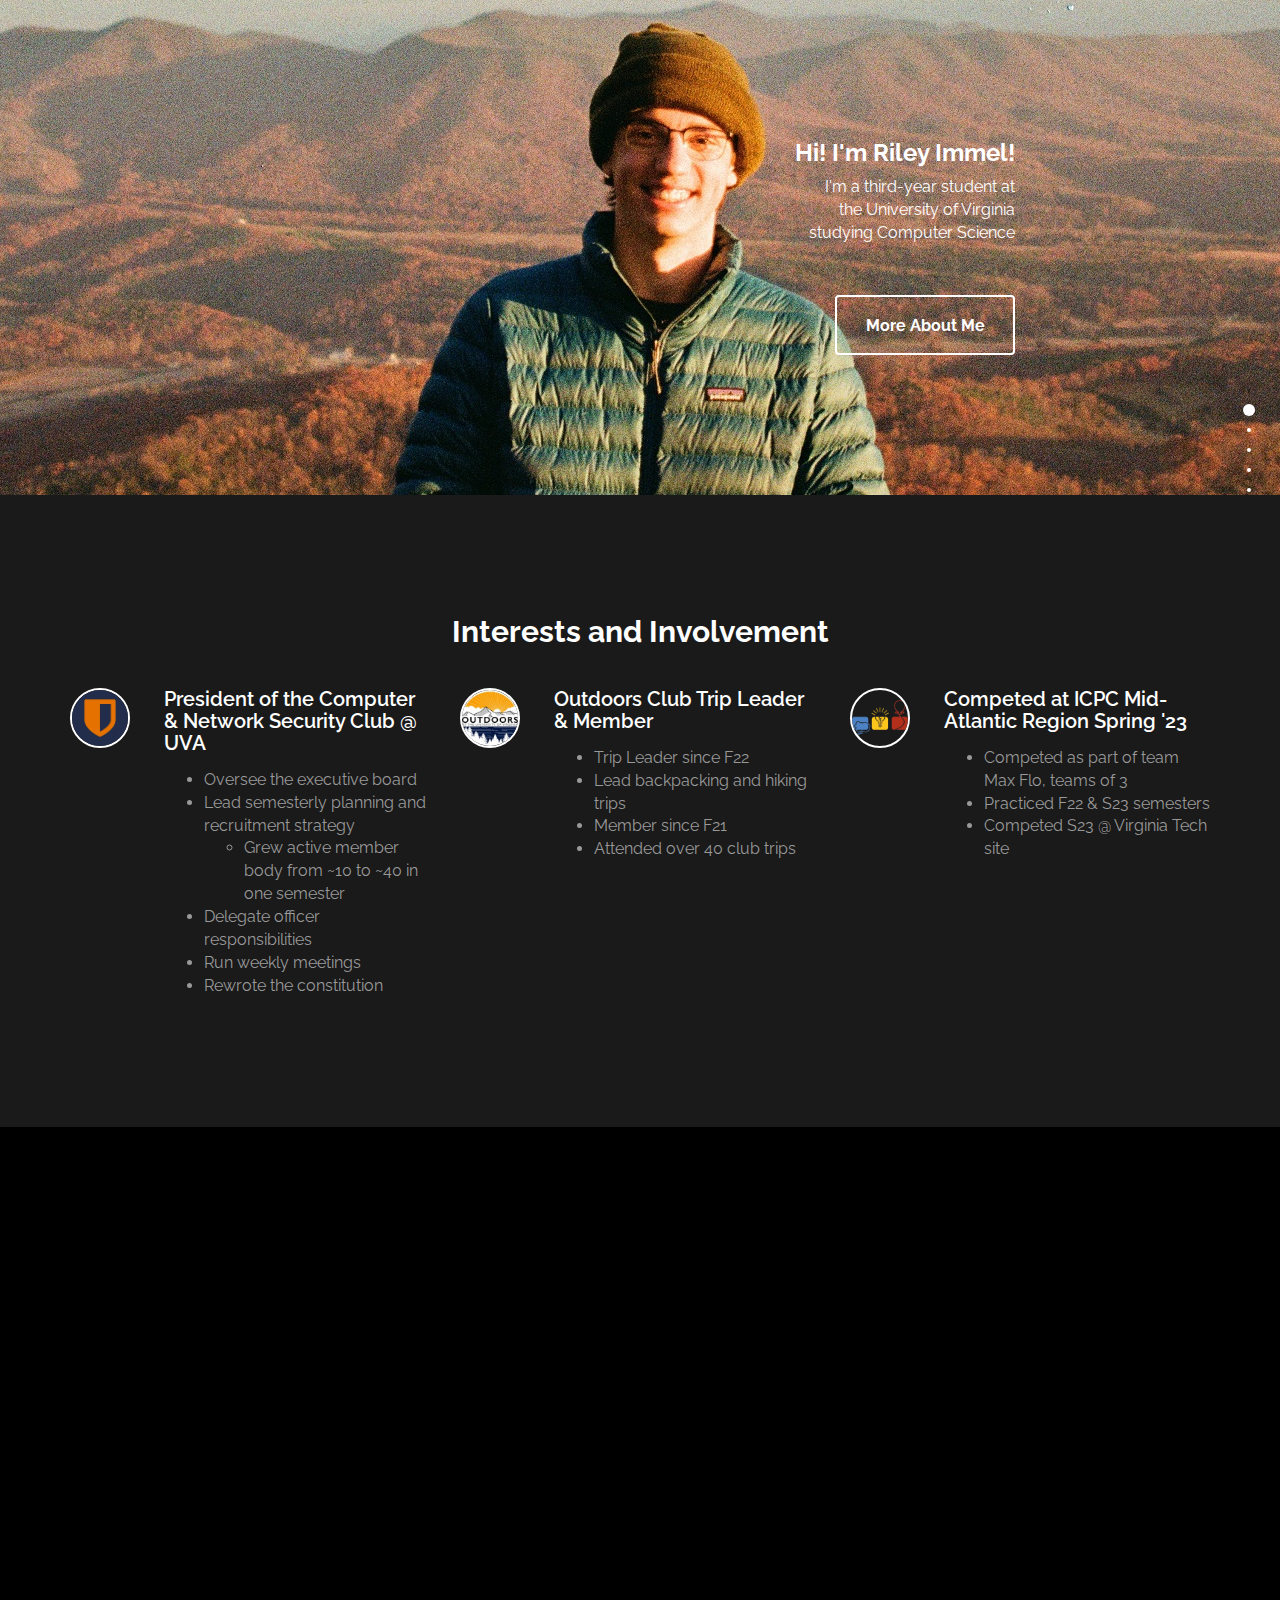
<file: index.html>
<!DOCTYPE html>
<html lang="en">
	<head>
		<meta charset="utf-8">

		<title>Riley Immel</title>
		<meta name="keywords" content="">
		<meta name="description" content="">
        <meta name="author" content="templatemo">
        <!-- 
        Lavish HTML CSS Template
        https://templatemo.com/tm-458-lavish
        -->
        
		<meta http-equiv="X-UA-Compatible" content="IE=Edge">
		<meta http-equiv="Content-Type" content="text/html; charset=UTF-8" />
		<meta name="viewport" content="width=device-width, initial-scale=1">

		<!-- animate -->
		<link rel="stylesheet" href="static/animate.min.css">
		<!-- bootstrap -->
		<link rel="stylesheet" href="static/bootstrap.min.css">
		<!-- font-awesome -->
		<link rel="stylesheet" href="static/font-awesome.min.css">
		<!-- google font -->
		<link href='https://fonts.googleapis.com/css?family=Raleway:400,300,700,800' rel='stylesheet' type='text/css'>
		<!-- fullpage -->
		<link rel="stylesheet" href="static/jquery.fullPage.css">
		<!-- custom -->
		<link rel="stylesheet" href="static/templatemo-style.css">


	</head>
	<body>
	<div id="fullpage">

		<!-- start home -->
		<div id="home" class="section">
			<div class="container">
				<div class="row">
					<div class="col-md-2"></div>
					<div class="col-md-8 wow fadeIn" data-wow-delay="0.9s">
						<h3>Hi! I'm Riley Immel!</h3>
						<p >I'm a third-year student at <br>the University of Virginia <br>studying Computer Science</p>
						<a href="#work" class="btn btn-default smoothScroll wow fadeInUp" data-wow-delay="1s">More About Me</a>
					</div>
					<div class="col-md-2"></div>
				</div>
			</div>
		</div>
		<!-- end home -->

		<!-- start work -->
		<div id="work" class="section">
			<div class="container">
				<div class="row">
					<div class="col-md-12 wow bounce">
						<h2>Interests and Involvement</h2>
					</div>
                </div>  
                
                <div class="row">
					<div class="col-md-4 col-xs-11 wow fadeInUp" data-wow-delay="0.6s">
						<div class="media">
							<div class="media-object media-left">
								<a onclick = "window.open('https://uvacns.com/');">
									<img src="static/cns.png" alt="cns" class="fa fa-laptop">
								</a>
							</div>
							<div class="media-body">
								<h3 class="media-heading">President of the Computer & Network Security Club @ UVA</h3>
								<ul>
									<li>
										Oversee the executive board
									</li>
									<li>
										Lead semesterly planning and recruitment strategy
										<ul>
											<li>
												Grew active member body from ~10 to ~40 in one semester
											</li>
										</ul>
									</li>
									<li>
										Delegate officer responsibilities
									</li>
									<li>
										Run weekly meetings
									</li>
									<li>
										Rewrote the constitution
									</li>
								</ul>
							</div>
						</div>
					</div>
                    
					<div class="col-md-4 col-xs-11 wow fadeInUp" data-wow-delay="0.6s">
						<div class="media">
							<div class="media-object media-left">
								<a onclick = "window.open('https://outdoorsatuva.org/');">
									<img src="static/odclogo.jpg" alt="cns" class="fa fa-laptop">
								</a>
							</div>
							<div class="media-body">
								<h3 class="media-heading">Outdoors Club Trip Leader & Member</h3>
								<ul>
									<li>
										Trip Leader since F22
									</li>
									<li>
										Lead backpacking and hiking trips
									</li>
									<li>
										Member since F21
									</li>
									<li>
										Attended over 40 club trips
									</li>
								</ul>
							</div>
						</div>
					</div>
                    
					<div class="col-md-4 col-xs-11 wow fadeInUp" data-wow-delay="0.6s">
						<div class="media">
							<div class="media-object media-left">
								<a onclick = "window.open('https://nasouth22d1.kattis.com/contests/nasouth22d1/standings?filter=4984');">
									<img src="static/icpc.png" alt="cns" class="fa fa-laptop">
								</a>
							</div>
							<div class="media-body">
								<h3 class="media-heading">Competed at ICPC Mid-Atlantic Region Spring '23</h3>
								<ul>
									<li>
										Competed as part of team Max Flo, teams of 3
									</li>
									<li>
										Practiced F22 & S23 semesters
									</li>
									<li>
										Competed S23 @ Virginia Tech site
									</li>
								</ul>
							</div>
						</div>
					</div>
                    
				</div>
			</div>
		</div>
		<!-- end work -->

		<!-- start about -->
		<div id="about" class="section">
			<div class="container">
				<div class="row">
					<div class="col-md-6 col-xs-11 wow fadeInLeft" data-wow-delay="0.9s">
						<h2>About Me</h2>
						<h4>Technical Stuff</h4>
						<p>I'm interested in software engineering/development, web development, cybersecurity, compilers, film photography, and the outdoors!</p>
						<p>I first learned about web development in S23 when I built a web app for my course project. While I don't have a lot of experience in web dev., I've come to like the backend work quite a lot and am actively expanding my knowledge as much as possible including currently taking a class titled Programming Languages for Web Apps!</p>
						<p>I love writing programs to solve problems or make parts of my life more efficient. I find DSA problems (Kattis/ICPC) to be challenging yet fun and put my knowledge of a language and theory to the test. Through these problems, I've taught myself C++ and Python, expanded my Java knowledge, and put the theory I learned in Algorithms to work.</p>
<!--						<a href="#work" class="btn btn-default smoothScroll wow fadeInUp animated" data-wow-delay="1s" style="visibility: visible; animation-delay: 1s; animation-name: fadeInUp;">More About Me</a>-->
							<a href="/static/resume.pdf" target="_blank" class="btn btn-default smoothScroll wow fadeInUp animated" data-wow-delay="1s " style="visibility: visible; animation-delay: 1s; animation-name: fadeInUp;">My Resume</a>
					</div>
					<div class="col-md-6 col-xs-11 wow fadeInRight" data-wow-delay="0.9s">
						<h4>Extracurricular Stuff</h4>
						<p>I'm also a big fan of the outdoors! I grew up in a small town in Connecticut and during high school and through college, I would spend my summers running away to New Hampshire as often as I could.</p>
						<p>Coming to UVA, I found a home in the Outdoors Club. Here I began to develop my immense love for backpacking and have gone on many multi-day trips in VA and WV. I hope to become an officer of the club in S24, specifically the webmaster. In this position, I'd hope to execute multiple ideas I have on how to improve the club website to make the user experience as great as it can be!</p>
						<p>The first club I joined at UVA was the Computer and Network Security club when I had no knowledge of cybersecurity. I attended every meeting I possibly could and not even 2 short years later, I had the chance to take over as President! While I still have so much to learn, I'm focusing hard on lowering the barrier to entry and bringing in as many beginners as possible!</p>
<!--						<span class="text-top">Web Design <small>95%</small></span>-->
<!--							<div class="progress">-->
<!--								<div class="progress-bar progress-bar-danger" role="progressbar" aria-valuenow="60" aria-valuemin="0" aria-valuemax="100" style="width: 95%;"></div>-->
<!--							</div>-->
<!--						<span>Mobile Apps <small>80%</small></span>-->
<!--							<div class="progress">-->
<!--								<div class="progress-bar progress-bar-danger" role="progressbar" aria-valuenow="80" aria-valuemin="0" aria-valuemax="100" style="width: 80%;"></div>-->
<!--							</div>-->
<!--						<span>SEO Stuffs <small>70%</small></span>-->
<!--							<div class="progress">-->
<!--								<div class="progress-bar progress-bar-danger" role="progressbar" aria-valuenow="60" aria-valuemin="0" aria-valuemax="100" style="width: 70%;"></div>-->
<!--							</div>-->
<!--						<span>HTLM5 &AMP; CSS3 <small>90%</small></span>-->
<!--							<div class="progress">-->
<!--								<div class="progress-bar progress-bar-danger" role="progressbar" aria-valuenow="60" aria-valuemin="0" aria-valuemax="100" style="width: 90%;"></div>-->
<!--							</div>-->
					</div>
				</div>
			</div>
		</div>
		<!-- end about -->

		<!-- start portfolio -->
		<div id="portfolio" class="section">
		<div class="container">
			<div class="row">
				<div class="col-md-12">
					<h2 class="wow bounce">PORTFOLIO</h2>
				</div>
				<div class="col-md-4 col-xs-6 wow fadeIn" data-wow-delay="0.6s">
					<div class="portfolio-thumb">
<!--						<img src="static/portfolio-img1.jpg" class="img-responsive" alt="portfolio img">-->
<!--							<div class="portfolio-overlay">-->
<!--								<h4>Web Design</h4>-->
<!--								<h5>Author: Cindy</h5>-->
<!--							</div>-->
					</div>
				</div>
				<a href="/bb">
					<div class="col-md-4 col-xs-6 wow fadeIn" data-wow-delay="0.6s">
						<div class="portfolio-thumb">
							<img src="bb/images/bb/hehasitall.png" class="img-responsive" alt="portfolio img">
							<div class="portfolio-overlay">
								<h4>Project for Breaking Bad Class</h4>
								<h5>An essay turned into a website</h5>
							</div>
						</div>
					</div>
				</a>
<!--				<div class="col-md-4 col-xs-6 wow fadeIn" data-wow-delay="0.6s">-->
<!--					<div class="portfolio-thumb">-->
<!--						<img src="static/portfolio-img2.jpg" class="img-responsive" alt="portfolio img">-->
<!--							<div class="portfolio-overlay">-->
<!--								<h4>Transfer Credit Course Project</h4>-->
<!--								<h5>Authors: Riley, Andrew, Ben, Lance, Xuhao</h5>-->
<!--							</div>-->
<!--					</div>-->
<!--				</div>-->
			</div>
		</div>
	</div>
	<!-- end portfolio -->

		<!-- start contact -->
		<div id="contact" class="section">
			<div class="container">
				<div class="row">
					<div class="col-lg-5 col-lg-offset-1 col-md-6 wow fadeInUp" data-wow-delay="0.6s">
						<address>
							<p class="contact-title">CONTACT ME</p>
							<p><i class="fa fa-phone"></i> 203-400-3997</p>
							<p><i class="fa fa-envelope-o"></i> immel@virginia.edu</p>
						</address>
					</div>
<!--					<div class="col-lg-6 col-md-6 col-xs-10 wow fadeInUp" data-wow-delay="0.6s">-->
<!--						<form role="form" method="post" action="#">-->
<!--							<input name="name" type="text" class="form-control" id="name" placeholder="Your Name">-->
<!--							<input name="email" type="email" class="form-control" id="email" placeholder="Your Email">-->
<!--							<textarea name="message" rows="5" class="form-control" id="message" placeholder="Your Message"></textarea>-->
<!--							<input name="send" type="submit" class="form-control" id="send" value="SEND ME">-->
<!--						</form>-->
<!--					</div>-->
					<div class="col-md-1 col-sm-1"></div>
				</div>
			</div>
		</div>
		<!-- end contact -->

		<!-- start footer -->
		<footer>
			<div class="container">
				<div class="row">
					<div class="col-md-12 wow fadeIn" data-wow-delay="0.9s">
						<p>Copyright &copy; 2018 Lavish Personal Profile 
                        
                        . Designed by <a rel="nofollow noopener" href="https://templatemo.com">templatemo</a></p>
						<hr>
						<ul class="social-icon">
							<li><a href="https://github.com/rileyimmel" class="fa fa-github"></a></li>
							<li><a href="https://www.linkedin.com/in/rileyimmel/" class="fa fa-linkedin-square"></a></li>
							<li><a href="https://www.instagram.com/rileyimmel/" class="fa fa-instagram"></a></li>
						</ul>
					</div>
				</div>
			</div>
		</footer>
		<!-- end footer -->

	</div>

		<!-- jQuery -->
		<script src="static/jquery.js"></script>
		<!-- bootstrap -->
		<script src="static/bootstrap.min.js"></script>
		<!-- fullpage -->
		<script src="static/jquery.fullPage.js"></script>
		<!-- smoothScroll -->
		<script src="static/smoothscroll.js"></script>
		<!-- wow -->
		<script src="static/wow.min.js"></script>
		<!-- text rotater -->
		<script src="static/jquery.simple-text-rotator.js"></script>
		<!-- custom -->
		<script src="static/custom.js"></script>

	</body>
</html>
</file>
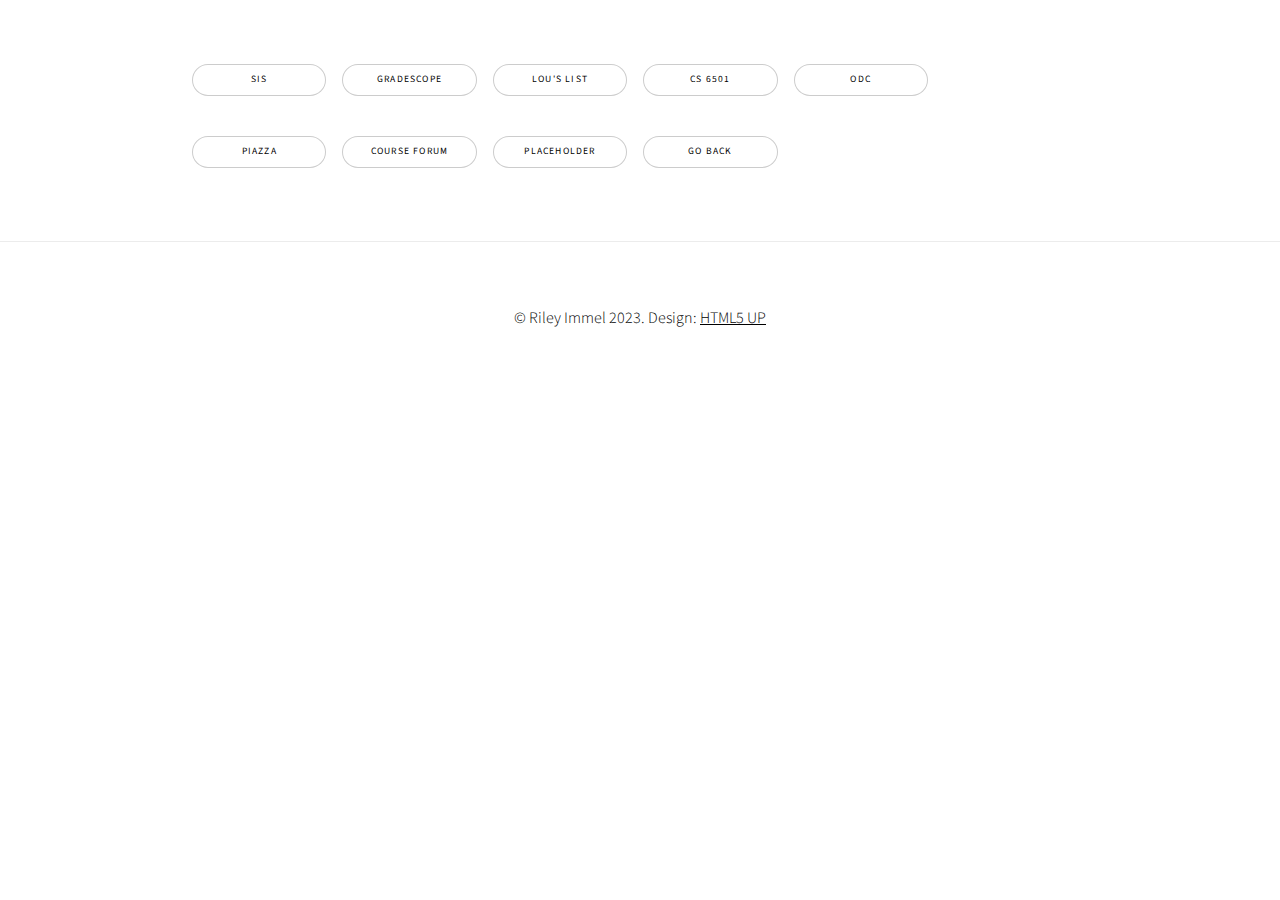
<file: mystuff/index.html>
<!DOCTYPE HTML>
<!--
	Story by HTML5 UP
	html5up.net | @ajlkn
	Free for personal and commercial use under the CCA 3.0 license (html5up.net/license)
-->

<style>
  .works-cited {
    /*font-family: Arial, sans-serif;*/
    font-size: 12pt;
    margin-left: 20px;
  }
  .citation {
    text-indent: -0.5in;
    margin-left: 0.5in;
    margin-bottom: 10px;
  }

  .image {
    position: relative;
    /* Other styling for your image container */
  }

  .image-overlay {
    position: absolute; /* Changed from 'center' to 'absolute' */
    top: 0;
    left: 0;
    width: 100%;
    height: 100%;
    background-color: rgba(0, 0, 0, 0.5);
    opacity: 0;
    transition: opacity 1s;
    display: flex; /* Add flex display */
    justify-content: center; /* Center horizontally */
    align-items: center; /* Center vertically */
    pointer-events: none; /* Updated to 'none' to allow clicking on the image */
  }

  .image:hover .image-overlay {
    opacity: 1;
  }

  .image-overlay p {
    color: white;
    font-size: 30px;
    padding: 20px;
    margin: 0; /* Add this to ensure p tag has no default margin */
  }
</style>
<html>
<head>
  <title>Shortcuts</title>
  <meta charset="utf-8" />
  <meta name="viewport" content="width=device-width, initial-scale=1, user-scalable=no" />
  <link rel="stylesheet" href="../assets/css/main.css" />
  <noscript><link rel="stylesheet" href="../assets/css/noscript.css" /></noscript>
</head>
<body class="is-preload">

<!-- Wrapper -->
<div id="wrapper" class="divided">

  <section class="spotlight style1 orient-right content-align-left image-position-center" id="uguide">
    <div class="content">
      <ul class="actions small">
        <li><a href="https://sisuva.admin.virginia.edu/psc/ihprd/UVSS/SA/s/WEBLIB_HCX_GN.H_SPRINGBOARD.FieldFormula.IScript_Main" class="button small wide smooth-scroll-middle">SIS</a></li>
        <li><a href="https://www.gradescope.com/account" class="button small wide smooth-scroll-middle">Gradescope</a></li>
        <li><a href="https://louslist.org/" class="button small wide smooth-scroll-middle">Lou's List</a></li>
        <li><a href="https://www.cs.virginia.edu/~skadron/cs6501_s24.html" class="button small wide smooth-scroll-middle">CS 6501</a></li>
        <li><a href="https://outdoorsatuva.org/" class="button small wide smooth-scroll-middle">ODC</a></li>
      </ul>
<!--       <br> -->
	<ul class="actions small">
	<li><a href="https://piazza.com/sso" class="button small wide smooth-scroll-middle">Piazza</a></li>
        <li><a href="https://thecourseforum.com/" class="button small wide smooth-scroll-middle">Course Forum</a></li>
	<li><a href="" class="button small wide smooth-scroll-middle">Placeholder</a></li>
        <li><a href="https://www.rileyimmel.com/" class="button small wide smooth-scroll-middle">Go Back</a></li>
      </ul>
    </div>
  </section>

  <!-- Footer -->
  <footer class="wrapper style1 align-center">
    <div class="inner">
      <!--            <ul class="actions small" style="justify-content: center">-->
      <!--                <li><a href="#top" class="button small wide smooth-scroll-middle">Back to the top</a></li>-->
      <!--            </ul>-->
      <p>&copy; Riley Immel 2023. Design: <a href="https://html5up.net">HTML5 UP</a></p>
    </div>
  </footer>
</div>

<!-- Scripts -->
<script src="../assets/js/jquery.min.js"></script>
<script src="../assets/js/jquery.scrollex.min.js"></script>
<script src="../assets/js/jquery.scrolly.min.js"></script>
<script src="../assets/js/browser.min.js"></script>
<script src="../assets/js/breakpoints.min.js"></script>
<script src="../assets/js/util.js"></script>
<script src="../assets/js/main.js"></script>

</body>
</html>
</file>
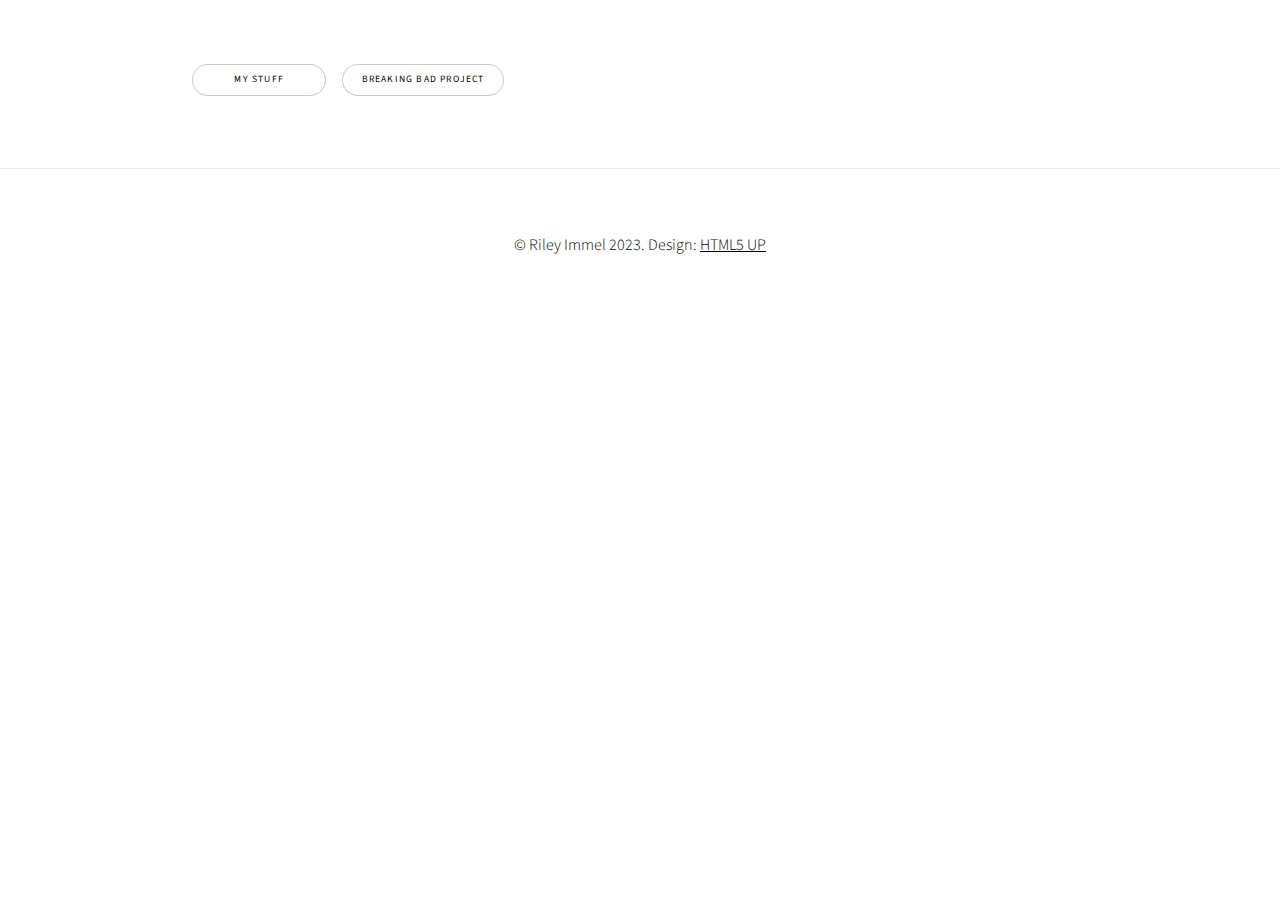
<file: barebonesindex.html>
<!DOCTYPE HTML>
<!--
	Story by HTML5 UP
	html5up.net | @ajlkn
	Free for personal and commercial use under the CCA 3.0 license (html5up.net/license)
-->

<style>
    .works-cited {
        /*font-family: Arial, sans-serif;*/
        font-size: 12pt;
        margin-left: 20px;
    }
    .citation {
        text-indent: -0.5in;
        margin-left: 0.5in;
        margin-bottom: 10px;
    }

    .image {
        position: relative;
        /* Other styling for your image container */
    }

    .image-overlay {
        position: absolute; /* Changed from 'center' to 'absolute' */
        top: 0;
        left: 0;
        width: 100%;
        height: 100%;
        background-color: rgba(0, 0, 0, 0.5);
        opacity: 0;
        transition: opacity 1s;
        display: flex; /* Add flex display */
        justify-content: center; /* Center horizontally */
        align-items: center; /* Center vertically */
        pointer-events: none; /* Updated to 'none' to allow clicking on the image */
    }

    .image:hover .image-overlay {
        opacity: 1;
    }

    .image-overlay p {
        color: white;
        font-size: 30px;
        padding: 20px;
        margin: 0; /* Add this to ensure p tag has no default margin */
    }
</style>
<html>
<head>
    <title>Home</title>
    <meta charset="utf-8" />
    <meta name="viewport" content="width=device-width, initial-scale=1, user-scalable=no" />
    <link rel="stylesheet" href="assets/css/main.css" />
    <noscript><link rel="stylesheet" href="assets/css/noscript.css" /></noscript>
</head>
<body class="is-preload">

<!-- Wrapper -->
<div id="wrapper" class="divided">

    <section class="spotlight style1 orient-right content-align-left image-position-center" id="uguide">
        <div class="content">
            <ul class="actions small">
                <li><a href="/mystuff" class="button small wide smooth-scroll-middle">My Stuff</a></li>
                <li><a href="/bb" class="button small wide smooth-scroll-middle">Breaking Bad Project</a></li>
            </ul>
        </div>
    </section>









    <!-- Footer -->
    <footer class="wrapper style1 align-center">
        <div class="inner">
<!--            <ul class="actions small" style="justify-content: center">-->
<!--                <li><a href="#top" class="button small wide smooth-scroll-middle">Back to the top</a></li>-->
<!--            </ul>-->
            <p>&copy; Riley Immel 2023. Design: <a href="https://html5up.net">HTML5 UP</a></p>
        </div>
    </footer>
</div>

<!-- Scripts -->
<script src="assets/js/jquery.min.js"></script>
<script src="assets/js/jquery.scrollex.min.js"></script>
<script src="assets/js/jquery.scrolly.min.js"></script>
<script src="assets/js/browser.min.js"></script>
<script src="assets/js/breakpoints.min.js"></script>
<script src="assets/js/util.js"></script>
<script src="assets/js/main.js"></script>

</body>
</html>
</file>
<file: static/templatemo-style.css>
/*

Lavish HTML CSS Template

https://templatemo.com/tm-458-lavish
		
*/

body
{
	background: #000000;
	color: #999;
	font-family: 'Raleway', sans-serif;
	font-size: 16px;
	font-weight: 400;
}

/* start all section */
#home,
#home .fp-slide,
#home .fp-tableCell,

#work,
#work .fp-slide,
#work .fp-tableCell,

#about,
#about .fp-slide,
#about .fp-tableCell,

#contact,
#contact .fp-slide,
#contact .fp-tableCell,

#portfolio,
#portfolio .fp-slide,
#portfolio .fp-tableCell,

footer,
footer .fp-slide,
footer .fp-tableCell
{
    height: auto !important;
}

/* end all section */

/* start all heading */
h1,h2,h3,h4,h5
    {
        color: #ffffff;
        font-weight: bold;
    }
/* end all heading */

/* start all section */
#work, #about, #portfolio, #contact
    {
        padding-top: 100px;
        padding-bottom: 120px;
    }
/* end all section */

/* start simpletextrotator */
.rotating {
  display: inline-block;
  -webkit-transform-style: preserve-3d;
  -moz-transform-style: preserve-3d;
  -ms-transform-style: preserve-3d;
  -o-transform-style: preserve-3d;
  transform-style: preserve-3d;
  -webkit-transform: rotateX(0) rotateY(0) rotateZ(0);
  -moz-transform: rotateX(0) rotateY(0) rotateZ(0);
  -ms-transform: rotateX(0) rotateY(0) rotateZ(0);
  -o-transform: rotateX(0) rotateY(0) rotateZ(0);
  transform: rotateX(0) rotateY(0) rotateZ(0);
  -webkit-transition: 0.5s;
  -moz-transition: 0.5s;
  -ms-transition: 0.5s;
  -o-transition: 0.5s;
  transition: 0.5s;
  -webkit-transform-origin-x: 50%;
}

.rotating.flip {
  position: relative;
}

.rotating .front, .rotating .back {
  left: 0;
  top: 0;
  -webkit-backface-visibility: hidden;
  -moz-backface-visibility: hidden;
  -ms-backface-visibility: hidden;
  -o-backface-visibility: hidden;
  backface-visibility: hidden;
}

.rotating .front {
  position: absolute;
  display: inline-block;
  -webkit-transform: translate3d(0,0,1px);
  -moz-transform: translate3d(0,0,1px);
  -ms-transform: translate3d(0,0,1px);
  -o-transform: translate3d(0,0,1px);
  transform: translate3d(0,0,1px);
}

.rotating.flip .front {
  z-index: 1;
}

.rotating .back {
  display: block;
  opacity: 0;
}

.rotating.spin {
  -webkit-transform: rotate(360deg) scale(0);
  -moz-transform: rotate(360deg) scale(0);
  -ms-transform: rotate(360deg) scale(0);
  -o-transform: rotate(360deg) scale(0);
  transform: rotate(360deg) scale(0);
}

.rotating.flip .back {
  z-index: 2;
  display: block;
  opacity: 1;
  
  -webkit-transform: rotateY(180deg) translate3d(0,0,0);
  -moz-transform: rotateY(180deg) translate3d(0,0,0);
  -ms-transform: rotateY(180deg) translate3d(0,0,0);
  -o-transform: rotateY(180deg) translate3d(0,0,0);
  transform: rotateY(180deg) translate3d(0,0,0);
}

.rotating.flip.up .back {
  -webkit-transform: rotateX(180deg) translate3d(0,0,0);
  -moz-transform: rotateX(180deg) translate3d(0,0,0);
  -ms-transform: rotateX(180deg) translate3d(0,0,0);
  -o-transform: rotateX(180deg) translate3d(0,0,0);
  transform: rotateX(180deg) translate3d(0,0,0);
}

.rotating.flip.cube .front {
  -webkit-transform: translate3d(0,0,100px) scale(0.9,0.9);
  -moz-transform: translate3d(0,0,100px) scale(0.85,0.85);
  -ms-transform: translate3d(0,0,100px) scale(0.85,0.85);
  -o-transform: translate3d(0,0,100px) scale(0.85,0.85);
  transform: translate3d(0,0,100px) scale(0.85,0.85);
}

.rotating.flip.cube .back {
  -webkit-transform: rotateY(180deg) translate3d(0,0,100px) scale(0.9,0.9);
  -moz-transform: rotateY(180deg) translate3d(0,0,100px) scale(0.85,0.85);
  -ms-transform: rotateY(180deg) translate3d(0,0,100px) scale(0.85,0.85);
  -o-transform: rotateY(180deg) translate3d(0,0,100px) scale(0.85,0.85);
  transform: rotateY(180deg) translate3d(0,0,100px) scale(0.85,0.85);
}

.rotating.flip.cube.up .back {
  -webkit-transform: rotateX(180deg) translate3d(0,0,100px) scale(0.9,0.9);
  -moz-transform: rotateX(180deg) translate3d(0,0,100px) scale(0.85,0.85);
  -ms-transform: rotateX(180deg) translate3d(0,0,100px) scale(0.85,0.85);
  -o-transform: rotateX(180deg) translate3d(0,0,100px) scale(0.85,0.85);
  transform: rotateX(180deg) translate3d(0,0,100px) scale(0.85,0.85);
}
/* end simpletextrotator */

/* start home */       
#home
	{
        background-size: cover;
        background: url('mtnhouse.jpg') no-repeat;
        padding-top: 120px;
        padding-bottom: 140px;
        text-align: right;
        background-position: center;
	}
#home h1
    {
        border: 2px solid #D43F52;
        color: #D43F52;
        display: inline-block;
        letter-spacing: 6px;
        padding: 25px 35px;
        margin: 30px 0;
    }
#home h2
    {
        padding-bottom: 10px;
    }
#home p
    {
        color:#ffffff;
    }
#home .btn
    {
        background: transparent;
        border: 2px solid #ffffff;
        color: #ffffff;
        font-size: 16px;
        font-weight: bold;
        font-weight: bold;
        width: 180px;
        height: 60px;
        margin-top: 40px;
        padding-top: 18px;
        transition: all 0.4s ease-in-out;
    }
#home .btn:hover
    {
        background: #D43F52;
        border-color: transparent;
    }
/* end home */

/* start work */
#work
    {
        background: #1a1a1a;
    }
#work h2
    {
        text-align: center;
    }

#work .media
    {
      margin-top: 30px;
    }
	
#work .media .fa
    {
        border: 2px solid #ffffff;
        border-radius: 50%;
        color: #D43F52;
        font-size: 24px;
        margin-right: 24px;
        width: 60px;
        height: 60px;
        line-height: 55px;
        text-align: center;
        vertical-align: middle;
        transition: all 0.4s ease-in;
    }
#work .media .fa:hover
    {
        background: #ffffff;
        cursor: pointer;
    }
#work .media .media-heading
    {
        font-weight: 600;
        font-size: 20px;
        padding-bottom: 10px;
    }
#work .btn
{
    background: transparent;
    border: 2px solid #ffffff;
    color: #ffffff;
    font-size: 16px;
    font-weight: bold;
    font-weight: bold;
    width: 180px;
    height: 60px;
    margin-top: 40px;
    padding-top: 18px;
    transition: all 0.4s ease-in-out;
}
/* end work */

/* start about */
#about h4
    {
        padding: 15px 0;
		color: #D43F52;
    }
#about .progress
    {
        border-radius: 4px;
        background: #ffffff;
        height: 4px;
    }
#about .progress .progress-bar-danger
    {
        background: #D43F52;
    }
#about .text-top
    {
        padding-top: 50px;
    }
#about span
    {
        color: #ffffff;
        font-weight: bold;
        display: block;
        padding-bottom: 6px;
    }
#about small
    {
        font-weight: bold;
        float: right;
    }
#about .btn
{
    background: transparent;
    border: 2px solid #ffffff;
    color: #ffffff;
    font-size: 16px;
    font-weight: bold;
    font-weight: bold;
    width: 180px;
    height: 60px;
    margin-top: 40px;
    padding-top: 18px;
    transition: all 0.4s ease-in-out;
}

#about .btn:hover
{
    background: #D43F52;
    border-color: transparent;
}
/* end about */

/* start portfolio */
#portfolio
    {
        background: #1a1a1a;
        text-align: center;
    }
#portfolio h2
    {
        padding-bottom: 30px;
    }
#portfolio .portfolio-thumb
    {
        overflow: hidden;
        position: relative;
        margin-bottom: 30px;
    }
#portfolio .portfolio-thumb .portfolio-overlay
    {
        background: #D43F52;
        top: 0;
        left: 0;
        right: 0;
        bottom: 0;
        opacity: 0;
        width: 100%;
        height: 100%;
        position: absolute;
        padding-top: 60px;
        transition: all 0.4s ease-in-out;
    }
#portfolio .portfolio-thumb:hover .portfolio-overlay
    {
        cursor: pointer;
        opacity: 0.8;
        transform: scale(0.9);
    }
/* end portfolio */

/* start contact */

#contact address
    {
      padding-bottom: 18px;
    }
	
#contact .contact-title
    {
		font-size: 24px;
		font-weight: bold;
        padding-bottom: 20px;
		color: #ffffff;
    }
#contact .fa
    {
        border: 2px solid #ffffff;
        border-radius: 50%;
        color: #D43F52;
        width: 50px;
        height: 50px;
        line-height: 45px;
        text-align: center;
        margin-right: 20px;
    }
#contact .form-control
    {
        background: transparent;
        border: 2px solid #999;
        border-radius: 0;
        box-shadow: none;
        color: #ffffff;
        margin-bottom: 20px;
    }
#contact input
    {
        height: 50px;
    }
#contact input[type="submit"]
    {
        background: #D43F52;
        border: 2px solid transparent;
        color: #ffffff;
        font-weight: bold;
        transition: all 0.4s ease-in-out;
    }
#contact input[type="submit"]:hover
    {
        background: #ffffff;
        color: #D43F52;
    }
/* end contact */

/* start footer */
footer
    {
        border-top: 1px solid #090909;
        text-align: center;
        padding-top: 40px;
        padding-bottom: 20px;
    }
footer hr
    {
        width: 100px;
    }
/* end footer */

/* start social icon */
.social-icon
    {
        position: relative;
        padding: 0;
        margin: 0;
    }
.social-icon li
    {
        display: inline-block;
        list-style: none;
    }
.social-icon li a
    {
        border-radius: 50%;
        color: #606060;
        text-decoration: none;
        transition: all 0.4s ease-in-out;
        text-align: center;
        margin-right: 10px;
    }
.social-icon li a:hover
    {
        color: #D43F52;
    }
/* end social icon */
</file>
<file: assets/css/noscript.css>
/*
	Story by HTML5 UP
	html5up.net | @ajlkn
	Free for personal and commercial use under the CCA 3.0 license (html5up.net/license)
*/

/* Banner (transitions) */

	.banner.onload-content-fade-up .content {
		-moz-transition: none;
		-webkit-transition: none;
		-ms-transition: none;
		transition: none;
	}

	body.is-preload .banner.onload-content-fade-up .content {
		-moz-transform: none;
		-webkit-transform: none;
		-ms-transform: none;
		transform: none;
		opacity: 1;
	}

	.banner.onload-content-fade-down .content {
		-moz-transition: none;
		-webkit-transition: none;
		-ms-transition: none;
		transition: none;
	}

	body.is-preload .banner.onload-content-fade-down .content {
		-moz-transform: none;
		-webkit-transform: none;
		-ms-transform: none;
		transform: none;
		opacity: 1;
	}

	.banner.onload-content-fade-left .content {
		-moz-transition: none;
		-webkit-transition: none;
		-ms-transition: none;
		transition: none;
	}

	body.is-preload .banner.onload-content-fade-left .content {
		-moz-transform: none;
		-webkit-transform: none;
		-ms-transform: none;
		transform: none;
		opacity: 1;
	}

	.banner.onload-content-fade-right .content {
		-moz-transition: none;
		-webkit-transition: none;
		-ms-transition: none;
		transition: none;
	}

	body.is-preload .banner.onload-content-fade-right .content {
		-moz-transform: none;
		-webkit-transform: none;
		-ms-transform: none;
		transform: none;
		opacity: 1;
	}

	.banner.onload-content-fade-in .content {
		-moz-transition: none;
		-webkit-transition: none;
		-ms-transition: none;
		transition: none;
	}

	body.is-preload .banner.onload-content-fade-in .content {
		-moz-transform: none;
		-webkit-transform: none;
		-ms-transform: none;
		transform: none;
		opacity: 1;
	}

	.banner.onload-image-fade-up .image {
		-moz-transition: none;
		-webkit-transition: none;
		-ms-transition: none;
		transition: none;
	}

		.banner.onload-image-fade-up .image img {
			-moz-transition: none;
			-webkit-transition: none;
			-ms-transition: none;
			transition: none;
		}

	body.is-preload .banner.onload-image-fade-up .image {
		-moz-transform: none;
		-webkit-transform: none;
		-ms-transform: none;
		transform: none;
		opacity: 1;
	}

		body.is-preload .banner.onload-image-fade-up .image img {
			opacity: 1;
		}

	.banner.onload-image-fade-down .image {
		-moz-transition: none;
		-webkit-transition: none;
		-ms-transition: none;
		transition: none;
	}

		.banner.onload-image-fade-down .image img {
			-moz-transition: none;
			-webkit-transition: none;
			-ms-transition: none;
			transition: none;
		}

	body.is-preload .banner.onload-image-fade-down .image {
		-moz-transform: none;
		-webkit-transform: none;
		-ms-transform: none;
		transform: none;
		opacity: 1;
	}

		body.is-preload .banner.onload-image-fade-down .image img {
			opacity: 1;
		}

	.banner.onload-image-fade-left .image {
		-moz-transition: none;
		-webkit-transition: none;
		-ms-transition: none;
		transition: none;
	}

		.banner.onload-image-fade-left .image img {
			-moz-transition: none;
			-webkit-transition: none;
			-ms-transition: none;
			transition: none;
		}

	body.is-preload .banner.onload-image-fade-left .image {
		-moz-transform: none;
		-webkit-transform: none;
		-ms-transform: none;
		transform: none;
		opacity: 1;
	}

		body.is-preload .banner.onload-image-fade-left .image img {
			opacity: 1;
		}

	.banner.onload-image-fade-right .image {
		-moz-transition: none;
		-webkit-transition: none;
		-ms-transition: none;
		transition: none;
	}

		.banner.onload-image-fade-right .image img {
			-moz-transition: none;
			-webkit-transition: none;
			-ms-transition: none;
			transition: none;
		}

	body.is-preload .banner.onload-image-fade-right .image {
		-moz-transform: none;
		-webkit-transform: none;
		-ms-transform: none;
		transform: none;
		opacity: 1;
	}

		body.is-preload .banner.onload-image-fade-right .image img {
			opacity: 1;
		}

	.banner.onload-image-fade-in .image img {
		-moz-transition: none;
		-webkit-transition: none;
		-ms-transition: none;
		transition: none;
	}

	body.is-preload .banner.onload-image-fade-in .image img {
		opacity: 1;
	}

	.banner.onscroll-content-fade-up .content {
		-moz-transition: none;
		-webkit-transition: none;
		-ms-transition: none;
		transition: none;
	}

	.banner.onscroll-content-fade-up.is-inactive .content {
		-moz-transform: none;
		-webkit-transform: none;
		-ms-transform: none;
		transform: none;
		opacity: 1;
	}

	.banner.onscroll-content-fade-down .content {
		-moz-transition: none;
		-webkit-transition: none;
		-ms-transition: none;
		transition: none;
	}

	.banner.onscroll-content-fade-down.is-inactive .content {
		-moz-transform: none;
		-webkit-transform: none;
		-ms-transform: none;
		transform: none;
		opacity: 1;
	}

	.banner.onscroll-content-fade-left .content {
		-moz-transition: none;
		-webkit-transition: none;
		-ms-transition: none;
		transition: none;
	}

	.banner.onscroll-content-fade-left.is-inactive .content {
		-moz-transform: none;
		-webkit-transform: none;
		-ms-transform: none;
		transform: none;
		opacity: 1;
	}

	.banner.onscroll-content-fade-right .content {
		-moz-transition: none;
		-webkit-transition: none;
		-ms-transition: none;
		transition: none;
	}

	.banner.onscroll-content-fade-right.is-inactive .content {
		-moz-transform: none;
		-webkit-transform: none;
		-ms-transform: none;
		transform: none;
		opacity: 1;
	}

	.banner.onscroll-content-fade-in .content {
		-moz-transition: none;
		-webkit-transition: none;
		-ms-transition: none;
		transition: none;
	}

	.banner.onscroll-content-fade-in.is-inactive .content {
		-moz-transform: none;
		-webkit-transform: none;
		-ms-transform: none;
		transform: none;
		opacity: 1;
	}

	.banner.onscroll-image-fade-up .image {
		-moz-transition: none;
		-webkit-transition: none;
		-ms-transition: none;
		transition: none;
	}

		.banner.onscroll-image-fade-up .image img {
			-moz-transition: none;
			-webkit-transition: none;
			-ms-transition: none;
			transition: none;
		}

	.banner.onscroll-image-fade-up.is-inactive .image {
		-moz-transform: none;
		-webkit-transform: none;
		-ms-transform: none;
		transform: none;
		opacity: 1;
	}

		.banner.onscroll-image-fade-up.is-inactive .image img {
			opacity: 1;
		}

	.banner.onscroll-image-fade-down .image {
		-moz-transition: none;
		-webkit-transition: none;
		-ms-transition: none;
		transition: none;
	}

		.banner.onscroll-image-fade-down .image img {
			-moz-transition: none;
			-webkit-transition: none;
			-ms-transition: none;
			transition: none;
		}

	.banner.onscroll-image-fade-down.is-inactive .image {
		-moz-transform: none;
		-webkit-transform: none;
		-ms-transform: none;
		transform: none;
		opacity: 1;
	}

		.banner.onscroll-image-fade-down.is-inactive .image img {
			opacity: 1;
		}

	.banner.onscroll-image-fade-left .image {
		-moz-transition: none;
		-webkit-transition: none;
		-ms-transition: none;
		transition: none;
	}

		.banner.onscroll-image-fade-left .image img {
			-moz-transition: none;
			-webkit-transition: none;
			-ms-transition: none;
			transition: none;
		}

	.banner.onscroll-image-fade-left.is-inactive .image {
		-moz-transform: none;
		-webkit-transform: none;
		-ms-transform: none;
		transform: none;
		opacity: 1;
	}

		.banner.onscroll-image-fade-left.is-inactive .image img {
			opacity: 1;
		}

	.banner.onscroll-image-fade-right .image {
		-moz-transition: none;
		-webkit-transition: none;
		-ms-transition: none;
		transition: none;
	}

		.banner.onscroll-image-fade-right .image img {
			-moz-transition: none;
			-webkit-transition: none;
			-ms-transition: none;
			transition: none;
		}

	.banner.onscroll-image-fade-right.is-inactive .image {
		-moz-transform: none;
		-webkit-transform: none;
		-ms-transform: none;
		transform: none;
		opacity: 1;
	}

		.banner.onscroll-image-fade-right.is-inactive .image img {
			opacity: 1;
		}

	.banner.onscroll-image-fade-in .image img {
		-moz-transition: none;
		-webkit-transition: none;
		-ms-transition: none;
		transition: none;
	}

	.banner.onscroll-image-fade-in.is-inactive .image img {
		opacity: 1;
	}
</file>
<file: assets/css/main.css>
@import url(fontawesome-all.min.css);
@import url("https://fonts.googleapis.com/css?family=Source+Sans+Pro:300,300i,400,400i");

/*
	Story by HTML5 UP
	html5up.net | @ajlkn
	Free for personal and commercial use under the CCA 3.0 license (html5up.net/license)
*/

html, body, div, span, applet, object,
iframe, h1, h2, h3, h4, h5, h6, p, blockquote,
pre, a, abbr, acronym, address, big, cite,
code, del, dfn, em, img, ins, kbd, q, s, samp,
small, strike, strong, sub, sup, tt, var, b,
u, i, center, dl, dt, dd, ol, ul, li, fieldset,
form, label, legend, table, caption, tbody,
tfoot, thead, tr, th, td, article, aside,
canvas, details, embed, figure, figcaption,
footer, header, hgroup, menu, nav, output, ruby,
section, summary, time, mark, audio, video {
	margin: 0;
	padding: 0;
	border: 0;
	font-size: 100%;
	font: inherit;
	vertical-align: baseline;}

article, aside, details, figcaption, figure,
footer, header, hgroup, menu, nav, section {
	display: block;}

body {
	line-height: 1;
}

ol, ul {
	list-style: none;
}

blockquote, q {
	quotes: none;
}

	blockquote:before, blockquote:after, q:before, q:after {
		content: '';
		content: none;
	}

table {
	border-collapse: collapse;
	border-spacing: 0;
}

body {
	-webkit-text-size-adjust: none;
}

mark {
	background-color: transparent;
	color: inherit;
}

input::-moz-focus-inner {
	border: 0;
	padding: 0;
}

input, select, textarea {
	-moz-appearance: none;
	-webkit-appearance: none;
	-ms-appearance: none;
	appearance: none;
}

/* Basic */

	@-ms-viewport {
		width: device-width;
	}

	body {
		-ms-overflow-style: scrollbar;
	}

	@media screen and (max-width: 480px) {

		html, body {
			min-width: 320px;
		}

	}

	html {
		box-sizing: border-box;
	}

	*, *:before, *:after {
		box-sizing: inherit;
	}

	body {
		background: #ffffff;
	}

		body.is-preload *, body.is-preload *:before, body.is-preload *:after {
			-moz-animation: none !important;
			-webkit-animation: none !important;
			-ms-animation: none !important;
			animation: none !important;
			-moz-transition: none !important;
			-webkit-transition: none !important;
			-ms-transition: none !important;
			transition: none !important;
		}

/* Type */

	html {
		font-size: 18pt;
	}

		@media screen and (max-width: 1680px) {

			html {
				font-size: 14pt;
			}

		}

		@media screen and (max-width: 1280px) {

			html {
				font-size: 12pt;
			}

		}

		@media screen and (max-width: 736px) {

			html {
				font-size: 11pt;
			}

		}

		@media screen and (max-width: 360px) {

			html {
				font-size: 10pt;
			}

		}

	body {
		background-color: #ffffff;
		color: #000000;
	}

	body, input, select, textarea {
		font-family: "Source Sans Pro", Helvetica, sans-serif;
		font-size: 1rem;
		font-weight: 300;
		line-height: 1.65;
	}

	a {
		-moz-transition: color 0.2s ease-in-out;
		-webkit-transition: color 0.2s ease-in-out;
		-ms-transition: color 0.2s ease-in-out;
		transition: color 0.2s ease-in-out;
		text-decoration: underline;
	}

		a:hover {
			text-decoration: none;
		}

	strong, b {
		font-weight: 400;
	}

	em, i {
		font-style: italic;
	}

	p {
		margin: 0 0 2rem 0;
	}

		p.major {
			font-size: 1.25rem;
		}

	h1, h2, h3, h4, h5, h6 {
		font-weight: 300;
		line-height: 1.375;
		letter-spacing: -0.05em;
		margin: 0 0 1rem 0;
	}

		h1 a, h2 a, h3 a, h4 a, h5 a, h6 a {
			color: inherit;
			text-decoration: none;
		}

	h1 {
		font-size: 3.5rem;
		line-height: 1.2;
	}

	h2 {
		font-size: 2.25rem;
	}

	h3 {
		font-size: 1.5rem;
	}

	h4 {
		font-size: 1.1rem;
	}

	h5 {
		font-size: 0.9rem;
	}

	h6 {
		font-size: 0.7rem;
	}

	sub {
		font-size: 0.8rem;
		position: relative;
		top: 0.5rem;
	}

	sup {
		font-size: 0.8rem;
		position: relative;
		top: -0.5rem;
	}

	blockquote {
		border-left: solid 4px;
		/*font-style: italic;*/
		margin: 0 0 2rem 0;
		padding: 0.5rem 0 0.5rem 2rem;
	}

	code {
		border-radius: 4px;
		font-family: "Courier New", monospace;
		font-size: 0.9em;
		margin: 0 0.25rem;
		padding: 0.25rem 0.325rem;
	}

	pre {
		-webkit-overflow-scrolling: touch;
		font-family: "Courier New", monospace;
		font-size: 0.9em;
		margin: 0 0 2rem 0;
	}

		pre code {
			display: block;
			line-height: 1.5;
			padding: 0.75rem 1rem;
			overflow-x: auto;
		}

	hr {
		border: 0;
		border-bottom: solid 1px;
		margin: 2.5rem 0;
	}

		hr.major {
			margin: 3.5rem 0;
		}

	.align-left {
		text-align: left;
	}

	.align-center {
		text-align: center;
	}

	.align-right {
		text-align: right;
	}

	@media screen and (max-width: 736px) {

		p.major {
			font-size: 1.1rem;
		}

		h1 {
			font-size: 2.5rem;
		}

		h2 {
			font-size: 2rem;
		}

		h3 {
			font-size: 1.25rem;
		}

		h4 {
			font-size: 1rem;
		}

	}

	input, select, textarea {
		color: #000000;
	}

	a {
		color: #000000;
	}

		a:hover {
			color: #47D3E5;
		}

	strong, b {
		color: #000000;
	}

	h1, h2, h3, h4, h5, h6 {
		color: #000000;
	}

	blockquote {
		border-left-color: rgba(0, 0, 0, 0.2);
	}

	code {
		background: rgba(0, 0, 0, 0.05);
		border-color: rgba(0, 0, 0, 0.2);
	}

	hr {
		border-bottom-color: rgba(0, 0, 0, 0.2);
	}

/* Row */

	.row {
		display: flex;
		flex-wrap: wrap;
		box-sizing: border-box;
		align-items: stretch;
	}

		.row > * {
			box-sizing: border-box;
		}

		.row.gtr-uniform > * > :last-child {
			margin-bottom: 0;
		}

		.row.aln-left {
			justify-content: flex-start;
		}

		.row.aln-center {
			justify-content: center;
		}

		.row.aln-right {
			justify-content: flex-end;
		}

		.row.aln-top {
			align-items: flex-start;
		}

		.row.aln-middle {
			align-items: center;
		}

		.row.aln-bottom {
			align-items: flex-end;
		}

		.row > .imp {
			order: -1;
		}

		.row > .col-1 {
			width: 8.33333%;
		}

		.row > .off-1 {
			margin-left: 8.33333%;
		}

		.row > .col-2 {
			width: 16.66667%;
		}

		.row > .off-2 {
			margin-left: 16.66667%;
		}

		.row > .col-3 {
			width: 25%;
		}

		.row > .off-3 {
			margin-left: 25%;
		}

		.row > .col-4 {
			width: 33.33333%;
		}

		.row > .off-4 {
			margin-left: 33.33333%;
		}

		.row > .col-5 {
			width: 41.66667%;
		}

		.row > .off-5 {
			margin-left: 41.66667%;
		}

		.row > .col-6 {
			width: 50%;
		}

		.row > .off-6 {
			margin-left: 50%;
		}

		.row > .col-7 {
			width: 58.33333%;
		}

		.row > .off-7 {
			margin-left: 58.33333%;
		}

		.row > .col-8 {
			width: 66.66667%;
		}

		.row > .off-8 {
			margin-left: 66.66667%;
		}

		.row > .col-9 {
			width: 75%;
		}

		.row > .off-9 {
			margin-left: 75%;
		}

		.row > .col-10 {
			width: 83.33333%;
		}

		.row > .off-10 {
			margin-left: 83.33333%;
		}

		.row > .col-11 {
			width: 91.66667%;
		}

		.row > .off-11 {
			margin-left: 91.66667%;
		}

		.row > .col-12 {
			width: 100%;
		}

		.row > .off-12 {
			margin-left: 100%;
		}

		.row.gtr-0 {
			margin-top: 0;
			margin-left: 0rem;
		}

			.row.gtr-0 > * {
				padding: 0 0 0 0rem;
			}

			.row.gtr-0.gtr-uniform {
				margin-top: 0rem;
			}

				.row.gtr-0.gtr-uniform > * {
					padding-top: 0rem;
				}

		.row.gtr-25 {
			margin-top: 0;
			margin-left: -0.5rem;
		}

			.row.gtr-25 > * {
				padding: 0 0 0 0.5rem;
			}

			.row.gtr-25.gtr-uniform {
				margin-top: -0.5rem;
			}

				.row.gtr-25.gtr-uniform > * {
					padding-top: 0.5rem;
				}

		.row.gtr-50 {
			margin-top: 0;
			margin-left: -1rem;
		}

			.row.gtr-50 > * {
				padding: 0 0 0 1rem;
			}

			.row.gtr-50.gtr-uniform {
				margin-top: -1rem;
			}

				.row.gtr-50.gtr-uniform > * {
					padding-top: 1rem;
				}

		.row {
			margin-top: 0;
			margin-left: -2rem;
		}

			.row > * {
				padding: 0 0 0 2rem;
			}

			.row.gtr-uniform {
				margin-top: -2rem;
			}

				.row.gtr-uniform > * {
					padding-top: 2rem;
				}

		.row.gtr-150 {
			margin-top: 0;
			margin-left: -3rem;
		}

			.row.gtr-150 > * {
				padding: 0 0 0 3rem;
			}

			.row.gtr-150.gtr-uniform {
				margin-top: -3rem;
			}

				.row.gtr-150.gtr-uniform > * {
					padding-top: 3rem;
				}

		.row.gtr-200 {
			margin-top: 0;
			margin-left: -4rem;
		}

			.row.gtr-200 > * {
				padding: 0 0 0 4rem;
			}

			.row.gtr-200.gtr-uniform {
				margin-top: -4rem;
			}

				.row.gtr-200.gtr-uniform > * {
					padding-top: 4rem;
				}

		@media screen and (max-width: 1680px) {

			.row {
				display: flex;
				flex-wrap: wrap;
				box-sizing: border-box;
				align-items: stretch;
			}

				.row > * {
					box-sizing: border-box;
				}

				.row.gtr-uniform > * > :last-child {
					margin-bottom: 0;
				}

				.row.aln-left {
					justify-content: flex-start;
				}

				.row.aln-center {
					justify-content: center;
				}

				.row.aln-right {
					justify-content: flex-end;
				}

				.row.aln-top {
					align-items: flex-start;
				}

				.row.aln-middle {
					align-items: center;
				}

				.row.aln-bottom {
					align-items: flex-end;
				}

				.row > .imp-xlarge {
					order: -1;
				}

				.row > .col-1-xlarge {
					width: 8.33333%;
				}

				.row > .off-1-xlarge {
					margin-left: 8.33333%;
				}

				.row > .col-2-xlarge {
					width: 16.66667%;
				}

				.row > .off-2-xlarge {
					margin-left: 16.66667%;
				}

				.row > .col-3-xlarge {
					width: 25%;
				}

				.row > .off-3-xlarge {
					margin-left: 25%;
				}

				.row > .col-4-xlarge {
					width: 33.33333%;
				}

				.row > .off-4-xlarge {
					margin-left: 33.33333%;
				}

				.row > .col-5-xlarge {
					width: 41.66667%;
				}

				.row > .off-5-xlarge {
					margin-left: 41.66667%;
				}

				.row > .col-6-xlarge {
					width: 50%;
				}

				.row > .off-6-xlarge {
					margin-left: 50%;
				}

				.row > .col-7-xlarge {
					width: 58.33333%;
				}

				.row > .off-7-xlarge {
					margin-left: 58.33333%;
				}

				.row > .col-8-xlarge {
					width: 66.66667%;
				}

				.row > .off-8-xlarge {
					margin-left: 66.66667%;
				}

				.row > .col-9-xlarge {
					width: 75%;
				}

				.row > .off-9-xlarge {
					margin-left: 75%;
				}

				.row > .col-10-xlarge {
					width: 83.33333%;
				}

				.row > .off-10-xlarge {
					margin-left: 83.33333%;
				}

				.row > .col-11-xlarge {
					width: 91.66667%;
				}

				.row > .off-11-xlarge {
					margin-left: 91.66667%;
				}

				.row > .col-12-xlarge {
					width: 100%;
				}

				.row > .off-12-xlarge {
					margin-left: 100%;
				}

				.row.gtr-0 {
					margin-top: 0;
					margin-left: 0rem;
				}

					.row.gtr-0 > * {
						padding: 0 0 0 0rem;
					}

					.row.gtr-0.gtr-uniform {
						margin-top: 0rem;
					}

						.row.gtr-0.gtr-uniform > * {
							padding-top: 0rem;
						}

				.row.gtr-25 {
					margin-top: 0;
					margin-left: -0.5rem;
				}

					.row.gtr-25 > * {
						padding: 0 0 0 0.5rem;
					}

					.row.gtr-25.gtr-uniform {
						margin-top: -0.5rem;
					}

						.row.gtr-25.gtr-uniform > * {
							padding-top: 0.5rem;
						}

				.row.gtr-50 {
					margin-top: 0;
					margin-left: -1rem;
				}

					.row.gtr-50 > * {
						padding: 0 0 0 1rem;
					}

					.row.gtr-50.gtr-uniform {
						margin-top: -1rem;
					}

						.row.gtr-50.gtr-uniform > * {
							padding-top: 1rem;
						}

				.row {
					margin-top: 0;
					margin-left: -2rem;
				}

					.row > * {
						padding: 0 0 0 2rem;
					}

					.row.gtr-uniform {
						margin-top: -2rem;
					}

						.row.gtr-uniform > * {
							padding-top: 2rem;
						}

				.row.gtr-150 {
					margin-top: 0;
					margin-left: -3rem;
				}

					.row.gtr-150 > * {
						padding: 0 0 0 3rem;
					}

					.row.gtr-150.gtr-uniform {
						margin-top: -3rem;
					}

						.row.gtr-150.gtr-uniform > * {
							padding-top: 3rem;
						}

				.row.gtr-200 {
					margin-top: 0;
					margin-left: -4rem;
				}

					.row.gtr-200 > * {
						padding: 0 0 0 4rem;
					}

					.row.gtr-200.gtr-uniform {
						margin-top: -4rem;
					}

						.row.gtr-200.gtr-uniform > * {
							padding-top: 4rem;
						}

		}

		@media screen and (max-width: 1280px) {

			.row {
				display: flex;
				flex-wrap: wrap;
				box-sizing: border-box;
				align-items: stretch;
			}

				.row > * {
					box-sizing: border-box;
				}

				.row.gtr-uniform > * > :last-child {
					margin-bottom: 0;
				}

				.row.aln-left {
					justify-content: flex-start;
				}

				.row.aln-center {
					justify-content: center;
				}

				.row.aln-right {
					justify-content: flex-end;
				}

				.row.aln-top {
					align-items: flex-start;
				}

				.row.aln-middle {
					align-items: center;
				}

				.row.aln-bottom {
					align-items: flex-end;
				}

				.row > .imp-large {
					order: -1;
				}

				.row > .col-1-large {
					width: 8.33333%;
				}

				.row > .off-1-large {
					margin-left: 8.33333%;
				}

				.row > .col-2-large {
					width: 16.66667%;
				}

				.row > .off-2-large {
					margin-left: 16.66667%;
				}

				.row > .col-3-large {
					width: 25%;
				}

				.row > .off-3-large {
					margin-left: 25%;
				}

				.row > .col-4-large {
					width: 33.33333%;
				}

				.row > .off-4-large {
					margin-left: 33.33333%;
				}

				.row > .col-5-large {
					width: 41.66667%;
				}

				.row > .off-5-large {
					margin-left: 41.66667%;
				}

				.row > .col-6-large {
					width: 50%;
				}

				.row > .off-6-large {
					margin-left: 50%;
				}

				.row > .col-7-large {
					width: 58.33333%;
				}

				.row > .off-7-large {
					margin-left: 58.33333%;
				}

				.row > .col-8-large {
					width: 66.66667%;
				}

				.row > .off-8-large {
					margin-left: 66.66667%;
				}

				.row > .col-9-large {
					width: 75%;
				}

				.row > .off-9-large {
					margin-left: 75%;
				}

				.row > .col-10-large {
					width: 83.33333%;
				}

				.row > .off-10-large {
					margin-left: 83.33333%;
				}

				.row > .col-11-large {
					width: 91.66667%;
				}

				.row > .off-11-large {
					margin-left: 91.66667%;
				}

				.row > .col-12-large {
					width: 100%;
				}

				.row > .off-12-large {
					margin-left: 100%;
				}

				.row.gtr-0 {
					margin-top: 0;
					margin-left: 0rem;
				}

					.row.gtr-0 > * {
						padding: 0 0 0 0rem;
					}

					.row.gtr-0.gtr-uniform {
						margin-top: 0rem;
					}

						.row.gtr-0.gtr-uniform > * {
							padding-top: 0rem;
						}

				.row.gtr-25 {
					margin-top: 0;
					margin-left: -0.5rem;
				}

					.row.gtr-25 > * {
						padding: 0 0 0 0.5rem;
					}

					.row.gtr-25.gtr-uniform {
						margin-top: -0.5rem;
					}

						.row.gtr-25.gtr-uniform > * {
							padding-top: 0.5rem;
						}

				.row.gtr-50 {
					margin-top: 0;
					margin-left: -1rem;
				}

					.row.gtr-50 > * {
						padding: 0 0 0 1rem;
					}

					.row.gtr-50.gtr-uniform {
						margin-top: -1rem;
					}

						.row.gtr-50.gtr-uniform > * {
							padding-top: 1rem;
						}

				.row {
					margin-top: 0;
					margin-left: -2rem;
				}

					.row > * {
						padding: 0 0 0 2rem;
					}

					.row.gtr-uniform {
						margin-top: -2rem;
					}

						.row.gtr-uniform > * {
							padding-top: 2rem;
						}

				.row.gtr-150 {
					margin-top: 0;
					margin-left: -3rem;
				}

					.row.gtr-150 > * {
						padding: 0 0 0 3rem;
					}

					.row.gtr-150.gtr-uniform {
						margin-top: -3rem;
					}

						.row.gtr-150.gtr-uniform > * {
							padding-top: 3rem;
						}

				.row.gtr-200 {
					margin-top: 0;
					margin-left: -4rem;
				}

					.row.gtr-200 > * {
						padding: 0 0 0 4rem;
					}

					.row.gtr-200.gtr-uniform {
						margin-top: -4rem;
					}

						.row.gtr-200.gtr-uniform > * {
							padding-top: 4rem;
						}

		}

		@media screen and (max-width: 980px) {

			.row {
				display: flex;
				flex-wrap: wrap;
				box-sizing: border-box;
				align-items: stretch;
			}

				.row > * {
					box-sizing: border-box;
				}

				.row.gtr-uniform > * > :last-child {
					margin-bottom: 0;
				}

				.row.aln-left {
					justify-content: flex-start;
				}

				.row.aln-center {
					justify-content: center;
				}

				.row.aln-right {
					justify-content: flex-end;
				}

				.row.aln-top {
					align-items: flex-start;
				}

				.row.aln-middle {
					align-items: center;
				}

				.row.aln-bottom {
					align-items: flex-end;
				}

				.row > .imp-medium {
					order: -1;
				}

				.row > .col-1-medium {
					width: 8.33333%;
				}

				.row > .off-1-medium {
					margin-left: 8.33333%;
				}

				.row > .col-2-medium {
					width: 16.66667%;
				}

				.row > .off-2-medium {
					margin-left: 16.66667%;
				}

				.row > .col-3-medium {
					width: 25%;
				}

				.row > .off-3-medium {
					margin-left: 25%;
				}

				.row > .col-4-medium {
					width: 33.33333%;
				}

				.row > .off-4-medium {
					margin-left: 33.33333%;
				}

				.row > .col-5-medium {
					width: 41.66667%;
				}

				.row > .off-5-medium {
					margin-left: 41.66667%;
				}

				.row > .col-6-medium {
					width: 50%;
				}

				.row > .off-6-medium {
					margin-left: 50%;
				}

				.row > .col-7-medium {
					width: 58.33333%;
				}

				.row > .off-7-medium {
					margin-left: 58.33333%;
				}

				.row > .col-8-medium {
					width: 66.66667%;
				}

				.row > .off-8-medium {
					margin-left: 66.66667%;
				}

				.row > .col-9-medium {
					width: 75%;
				}

				.row > .off-9-medium {
					margin-left: 75%;
				}

				.row > .col-10-medium {
					width: 83.33333%;
				}

				.row > .off-10-medium {
					margin-left: 83.33333%;
				}

				.row > .col-11-medium {
					width: 91.66667%;
				}

				.row > .off-11-medium {
					margin-left: 91.66667%;
				}

				.row > .col-12-medium {
					width: 100%;
				}

				.row > .off-12-medium {
					margin-left: 100%;
				}

				.row.gtr-0 {
					margin-top: 0;
					margin-left: 0rem;
				}

					.row.gtr-0 > * {
						padding: 0 0 0 0rem;
					}

					.row.gtr-0.gtr-uniform {
						margin-top: 0rem;
					}

						.row.gtr-0.gtr-uniform > * {
							padding-top: 0rem;
						}

				.row.gtr-25 {
					margin-top: 0;
					margin-left: -0.5rem;
				}

					.row.gtr-25 > * {
						padding: 0 0 0 0.5rem;
					}

					.row.gtr-25.gtr-uniform {
						margin-top: -0.5rem;
					}

						.row.gtr-25.gtr-uniform > * {
							padding-top: 0.5rem;
						}

				.row.gtr-50 {
					margin-top: 0;
					margin-left: -1rem;
				}

					.row.gtr-50 > * {
						padding: 0 0 0 1rem;
					}

					.row.gtr-50.gtr-uniform {
						margin-top: -1rem;
					}

						.row.gtr-50.gtr-uniform > * {
							padding-top: 1rem;
						}

				.row {
					margin-top: 0;
					margin-left: -2rem;
				}

					.row > * {
						padding: 0 0 0 2rem;
					}

					.row.gtr-uniform {
						margin-top: -2rem;
					}

						.row.gtr-uniform > * {
							padding-top: 2rem;
						}

				.row.gtr-150 {
					margin-top: 0;
					margin-left: -3rem;
				}

					.row.gtr-150 > * {
						padding: 0 0 0 3rem;
					}

					.row.gtr-150.gtr-uniform {
						margin-top: -3rem;
					}

						.row.gtr-150.gtr-uniform > * {
							padding-top: 3rem;
						}

				.row.gtr-200 {
					margin-top: 0;
					margin-left: -4rem;
				}

					.row.gtr-200 > * {
						padding: 0 0 0 4rem;
					}

					.row.gtr-200.gtr-uniform {
						margin-top: -4rem;
					}

						.row.gtr-200.gtr-uniform > * {
							padding-top: 4rem;
						}

		}

		@media screen and (max-width: 736px) {

			.row {
				display: flex;
				flex-wrap: wrap;
				box-sizing: border-box;
				align-items: stretch;
			}

				.row > * {
					box-sizing: border-box;
				}

				.row.gtr-uniform > * > :last-child {
					margin-bottom: 0;
				}

				.row.aln-left {
					justify-content: flex-start;
				}

				.row.aln-center {
					justify-content: center;
				}

				.row.aln-right {
					justify-content: flex-end;
				}

				.row.aln-top {
					align-items: flex-start;
				}

				.row.aln-middle {
					align-items: center;
				}

				.row.aln-bottom {
					align-items: flex-end;
				}

				.row > .imp-small {
					order: -1;
				}

				.row > .col-1-small {
					width: 8.33333%;
				}

				.row > .off-1-small {
					margin-left: 8.33333%;
				}

				.row > .col-2-small {
					width: 16.66667%;
				}

				.row > .off-2-small {
					margin-left: 16.66667%;
				}

				.row > .col-3-small {
					width: 25%;
				}

				.row > .off-3-small {
					margin-left: 25%;
				}

				.row > .col-4-small {
					width: 33.33333%;
				}

				.row > .off-4-small {
					margin-left: 33.33333%;
				}

				.row > .col-5-small {
					width: 41.66667%;
				}

				.row > .off-5-small {
					margin-left: 41.66667%;
				}

				.row > .col-6-small {
					width: 50%;
				}

				.row > .off-6-small {
					margin-left: 50%;
				}

				.row > .col-7-small {
					width: 58.33333%;
				}

				.row > .off-7-small {
					margin-left: 58.33333%;
				}

				.row > .col-8-small {
					width: 66.66667%;
				}

				.row > .off-8-small {
					margin-left: 66.66667%;
				}

				.row > .col-9-small {
					width: 75%;
				}

				.row > .off-9-small {
					margin-left: 75%;
				}

				.row > .col-10-small {
					width: 83.33333%;
				}

				.row > .off-10-small {
					margin-left: 83.33333%;
				}

				.row > .col-11-small {
					width: 91.66667%;
				}

				.row > .off-11-small {
					margin-left: 91.66667%;
				}

				.row > .col-12-small {
					width: 100%;
				}

				.row > .off-12-small {
					margin-left: 100%;
				}

				.row.gtr-0 {
					margin-top: 0;
					margin-left: 0rem;
				}

					.row.gtr-0 > * {
						padding: 0 0 0 0rem;
					}

					.row.gtr-0.gtr-uniform {
						margin-top: 0rem;
					}

						.row.gtr-0.gtr-uniform > * {
							padding-top: 0rem;
						}

				.row.gtr-25 {
					margin-top: 0;
					margin-left: -0.5rem;
				}

					.row.gtr-25 > * {
						padding: 0 0 0 0.5rem;
					}

					.row.gtr-25.gtr-uniform {
						margin-top: -0.5rem;
					}

						.row.gtr-25.gtr-uniform > * {
							padding-top: 0.5rem;
						}

				.row.gtr-50 {
					margin-top: 0;
					margin-left: -1rem;
				}

					.row.gtr-50 > * {
						padding: 0 0 0 1rem;
					}

					.row.gtr-50.gtr-uniform {
						margin-top: -1rem;
					}

						.row.gtr-50.gtr-uniform > * {
							padding-top: 1rem;
						}

				.row {
					margin-top: 0;
					margin-left: -2rem;
				}

					.row > * {
						padding: 0 0 0 2rem;
					}

					.row.gtr-uniform {
						margin-top: -2rem;
					}

						.row.gtr-uniform > * {
							padding-top: 2rem;
						}

				.row.gtr-150 {
					margin-top: 0;
					margin-left: -3rem;
				}

					.row.gtr-150 > * {
						padding: 0 0 0 3rem;
					}

					.row.gtr-150.gtr-uniform {
						margin-top: -3rem;
					}

						.row.gtr-150.gtr-uniform > * {
							padding-top: 3rem;
						}

				.row.gtr-200 {
					margin-top: 0;
					margin-left: -4rem;
				}

					.row.gtr-200 > * {
						padding: 0 0 0 4rem;
					}

					.row.gtr-200.gtr-uniform {
						margin-top: -4rem;
					}

						.row.gtr-200.gtr-uniform > * {
							padding-top: 4rem;
						}

		}

		@media screen and (max-width: 480px) {

			.row {
				display: flex;
				flex-wrap: wrap;
				box-sizing: border-box;
				align-items: stretch;
			}

				.row > * {
					box-sizing: border-box;
				}

				.row.gtr-uniform > * > :last-child {
					margin-bottom: 0;
				}

				.row.aln-left {
					justify-content: flex-start;
				}

				.row.aln-center {
					justify-content: center;
				}

				.row.aln-right {
					justify-content: flex-end;
				}

				.row.aln-top {
					align-items: flex-start;
				}

				.row.aln-middle {
					align-items: center;
				}

				.row.aln-bottom {
					align-items: flex-end;
				}

				.row > .imp-xsmall {
					order: -1;
				}

				.row > .col-1-xsmall {
					width: 8.33333%;
				}

				.row > .off-1-xsmall {
					margin-left: 8.33333%;
				}

				.row > .col-2-xsmall {
					width: 16.66667%;
				}

				.row > .off-2-xsmall {
					margin-left: 16.66667%;
				}

				.row > .col-3-xsmall {
					width: 25%;
				}

				.row > .off-3-xsmall {
					margin-left: 25%;
				}

				.row > .col-4-xsmall {
					width: 33.33333%;
				}

				.row > .off-4-xsmall {
					margin-left: 33.33333%;
				}

				.row > .col-5-xsmall {
					width: 41.66667%;
				}

				.row > .off-5-xsmall {
					margin-left: 41.66667%;
				}

				.row > .col-6-xsmall {
					width: 50%;
				}

				.row > .off-6-xsmall {
					margin-left: 50%;
				}

				.row > .col-7-xsmall {
					width: 58.33333%;
				}

				.row > .off-7-xsmall {
					margin-left: 58.33333%;
				}

				.row > .col-8-xsmall {
					width: 66.66667%;
				}

				.row > .off-8-xsmall {
					margin-left: 66.66667%;
				}

				.row > .col-9-xsmall {
					width: 75%;
				}

				.row > .off-9-xsmall {
					margin-left: 75%;
				}

				.row > .col-10-xsmall {
					width: 83.33333%;
				}

				.row > .off-10-xsmall {
					margin-left: 83.33333%;
				}

				.row > .col-11-xsmall {
					width: 91.66667%;
				}

				.row > .off-11-xsmall {
					margin-left: 91.66667%;
				}

				.row > .col-12-xsmall {
					width: 100%;
				}

				.row > .off-12-xsmall {
					margin-left: 100%;
				}

				.row.gtr-0 {
					margin-top: 0;
					margin-left: 0rem;
				}

					.row.gtr-0 > * {
						padding: 0 0 0 0rem;
					}

					.row.gtr-0.gtr-uniform {
						margin-top: 0rem;
					}

						.row.gtr-0.gtr-uniform > * {
							padding-top: 0rem;
						}

				.row.gtr-25 {
					margin-top: 0;
					margin-left: -0.5rem;
				}

					.row.gtr-25 > * {
						padding: 0 0 0 0.5rem;
					}

					.row.gtr-25.gtr-uniform {
						margin-top: -0.5rem;
					}

						.row.gtr-25.gtr-uniform > * {
							padding-top: 0.5rem;
						}

				.row.gtr-50 {
					margin-top: 0;
					margin-left: -1rem;
				}

					.row.gtr-50 > * {
						padding: 0 0 0 1rem;
					}

					.row.gtr-50.gtr-uniform {
						margin-top: -1rem;
					}

						.row.gtr-50.gtr-uniform > * {
							padding-top: 1rem;
						}

				.row {
					margin-top: 0;
					margin-left: -2rem;
				}

					.row > * {
						padding: 0 0 0 2rem;
					}

					.row.gtr-uniform {
						margin-top: -2rem;
					}

						.row.gtr-uniform > * {
							padding-top: 2rem;
						}

				.row.gtr-150 {
					margin-top: 0;
					margin-left: -3rem;
				}

					.row.gtr-150 > * {
						padding: 0 0 0 3rem;
					}

					.row.gtr-150.gtr-uniform {
						margin-top: -3rem;
					}

						.row.gtr-150.gtr-uniform > * {
							padding-top: 3rem;
						}

				.row.gtr-200 {
					margin-top: 0;
					margin-left: -4rem;
				}

					.row.gtr-200 > * {
						padding: 0 0 0 4rem;
					}

					.row.gtr-200.gtr-uniform {
						margin-top: -4rem;
					}

						.row.gtr-200.gtr-uniform > * {
							padding-top: 4rem;
						}

		}

		@media screen and (max-width: 360px) {

			.row {
				display: flex;
				flex-wrap: wrap;
				box-sizing: border-box;
				align-items: stretch;
			}

				.row > * {
					box-sizing: border-box;
				}

				.row.gtr-uniform > * > :last-child {
					margin-bottom: 0;
				}

				.row.aln-left {
					justify-content: flex-start;
				}

				.row.aln-center {
					justify-content: center;
				}

				.row.aln-right {
					justify-content: flex-end;
				}

				.row.aln-top {
					align-items: flex-start;
				}

				.row.aln-middle {
					align-items: center;
				}

				.row.aln-bottom {
					align-items: flex-end;
				}

				.row > .imp-xxsmall {
					order: -1;
				}

				.row > .col-1-xxsmall {
					width: 8.33333%;
				}

				.row > .off-1-xxsmall {
					margin-left: 8.33333%;
				}

				.row > .col-2-xxsmall {
					width: 16.66667%;
				}

				.row > .off-2-xxsmall {
					margin-left: 16.66667%;
				}

				.row > .col-3-xxsmall {
					width: 25%;
				}

				.row > .off-3-xxsmall {
					margin-left: 25%;
				}

				.row > .col-4-xxsmall {
					width: 33.33333%;
				}

				.row > .off-4-xxsmall {
					margin-left: 33.33333%;
				}

				.row > .col-5-xxsmall {
					width: 41.66667%;
				}

				.row > .off-5-xxsmall {
					margin-left: 41.66667%;
				}

				.row > .col-6-xxsmall {
					width: 50%;
				}

				.row > .off-6-xxsmall {
					margin-left: 50%;
				}

				.row > .col-7-xxsmall {
					width: 58.33333%;
				}

				.row > .off-7-xxsmall {
					margin-left: 58.33333%;
				}

				.row > .col-8-xxsmall {
					width: 66.66667%;
				}

				.row > .off-8-xxsmall {
					margin-left: 66.66667%;
				}

				.row > .col-9-xxsmall {
					width: 75%;
				}

				.row > .off-9-xxsmall {
					margin-left: 75%;
				}

				.row > .col-10-xxsmall {
					width: 83.33333%;
				}

				.row > .off-10-xxsmall {
					margin-left: 83.33333%;
				}

				.row > .col-11-xxsmall {
					width: 91.66667%;
				}

				.row > .off-11-xxsmall {
					margin-left: 91.66667%;
				}

				.row > .col-12-xxsmall {
					width: 100%;
				}

				.row > .off-12-xxsmall {
					margin-left: 100%;
				}

				.row.gtr-0 {
					margin-top: 0;
					margin-left: 0rem;
				}

					.row.gtr-0 > * {
						padding: 0 0 0 0rem;
					}

					.row.gtr-0.gtr-uniform {
						margin-top: 0rem;
					}

						.row.gtr-0.gtr-uniform > * {
							padding-top: 0rem;
						}

				.row.gtr-25 {
					margin-top: 0;
					margin-left: -0.5rem;
				}

					.row.gtr-25 > * {
						padding: 0 0 0 0.5rem;
					}

					.row.gtr-25.gtr-uniform {
						margin-top: -0.5rem;
					}

						.row.gtr-25.gtr-uniform > * {
							padding-top: 0.5rem;
						}

				.row.gtr-50 {
					margin-top: 0;
					margin-left: -1rem;
				}

					.row.gtr-50 > * {
						padding: 0 0 0 1rem;
					}

					.row.gtr-50.gtr-uniform {
						margin-top: -1rem;
					}

						.row.gtr-50.gtr-uniform > * {
							padding-top: 1rem;
						}

				.row {
					margin-top: 0;
					margin-left: -2rem;
				}

					.row > * {
						padding: 0 0 0 2rem;
					}

					.row.gtr-uniform {
						margin-top: -2rem;
					}

						.row.gtr-uniform > * {
							padding-top: 2rem;
						}

				.row.gtr-150 {
					margin-top: 0;
					margin-left: -3rem;
				}

					.row.gtr-150 > * {
						padding: 0 0 0 3rem;
					}

					.row.gtr-150.gtr-uniform {
						margin-top: -3rem;
					}

						.row.gtr-150.gtr-uniform > * {
							padding-top: 3rem;
						}

				.row.gtr-200 {
					margin-top: 0;
					margin-left: -4rem;
				}

					.row.gtr-200 > * {
						padding: 0 0 0 4rem;
					}

					.row.gtr-200.gtr-uniform {
						margin-top: -4rem;
					}

						.row.gtr-200.gtr-uniform > * {
							padding-top: 4rem;
						}

		}

/* Box */

	.box {
		border-radius: 4px;
		border: solid 1px;
		margin-bottom: 2rem;
		padding: 1.5rem;
	}

		.box > :last-child,
		.box > :last-child > :last-child,
		.box > :last-child > :last-child > :last-child {
			margin-bottom: 0;
		}

		.box.alt {
			border: 0;
			border-radius: 0;
			padding: 0;
		}

	.box {
		border-color: rgba(0, 0, 0, 0.2);
	}

/* Button */

	input[type="submit"],
	input[type="reset"],
	input[type="button"],
	button,
	.button {
		-moz-appearance: none;
		-webkit-appearance: none;
		-ms-appearance: none;
		appearance: none;
		-moz-transition: background-color 0.2s ease-in-out, box-shadow 0.2s ease-in-out, color 0.2s ease-in-out;
		-webkit-transition: background-color 0.2s ease-in-out, box-shadow 0.2s ease-in-out, color 0.2s ease-in-out;
		-ms-transition: background-color 0.2s ease-in-out, box-shadow 0.2s ease-in-out, color 0.2s ease-in-out;
		transition: background-color 0.2s ease-in-out, box-shadow 0.2s ease-in-out, color 0.2s ease-in-out;
		border: 0;
		cursor: pointer;
		display: inline-block;
		font-weight: 400;
		letter-spacing: 0.125em;
		text-align: center;
		text-decoration: none;
		text-transform: uppercase;
		white-space: nowrap;
		font-size: 0.75rem;
		max-width: 20rem;
		height: 3.75em;
		line-height: 3.75em;
		border-radius: 3.75em;
		padding: 0 2.5em;
		text-overflow: ellipsis;
		overflow: hidden;
	}

		input[type="submit"].icon:before,
		input[type="reset"].icon:before,
		input[type="button"].icon:before,
		button.icon:before,
		.button.icon:before {
			margin-right: 0.5rem;
		}

		input[type="submit"].fit,
		input[type="reset"].fit,
		input[type="button"].fit,
		button.fit,
		.button.fit {
			width: 100%;
		}

		input[type="submit"].small,
		input[type="reset"].small,
		input[type="button"].small,
		button.small,
		.button.small {
			font-size: 0.6rem;
			height: 3.325em;
			line-height: 3.325em;
			border-radius: 3.325em;
			padding: 0 2em;
		}

		input[type="submit"].large,
		input[type="reset"].large,
		input[type="button"].large,
		button.large,
		.button.large {
			font-size: 0.8rem;
			height: 4em;
			line-height: 4em;
			border-radius: 4em;
			padding: 0 3em;
		}

		input[type="submit"].wide,
		input[type="reset"].wide,
		input[type="button"].wide,
		button.wide,
		.button.wide {
			min-width: 14em;
		}

		input[type="submit"].disabled, input[type="submit"]:disabled,
		input[type="reset"].disabled,
		input[type="reset"]:disabled,
		input[type="button"].disabled,
		input[type="button"]:disabled,
		button.disabled,
		button:disabled,
		.button.disabled,
		.button:disabled {
			pointer-events: none;
			opacity: 0.25;
		}

	input[type="submit"],
	input[type="reset"],
	input[type="button"],
	button,
	.button {
		background-color: transparent;
		box-shadow: inset 0 0 0 1px rgba(0, 0, 0, 0.2);
		color: #000000 !important;
	}

		input[type="submit"]:hover,
		input[type="reset"]:hover,
		input[type="button"]:hover,
		button:hover,
		.button:hover {
			box-shadow: inset 0 0 0 1px #47D3E5;
			color: #47D3E5 !important;
		}

		input[type="submit"]:active,
		input[type="reset"]:active,
		input[type="button"]:active,
		button:active,
		.button:active {
			background-color: rgba(71, 211, 229, 0.2);
			box-shadow: inset 0 0 0 1px #47D3E5;
			color: #47D3E5 !important;
		}

		input[type="submit"].primary,
		input[type="reset"].primary,
		input[type="button"].primary,
		button.primary,
		.button.primary {
			background-color: #000000;
			box-shadow: none;
			color: #ffffff !important;
		}

			input[type="submit"].primary:hover,
			input[type="reset"].primary:hover,
			input[type="button"].primary:hover,
			button.primary:hover,
			.button.primary:hover {
				background-color: #47D3E5;
			}

			input[type="submit"].primary:active,
			input[type="reset"].primary:active,
			input[type="button"].primary:active,
			button.primary:active,
			.button.primary:active {
				background-color: #1ebdd1;
			}

/* Form */

	form {
		margin: 0 0 2rem 0;
	}

		form > :last-child {
			margin-bottom: 0;
		}

		form > .fields {
			display: -moz-flex;
			display: -webkit-flex;
			display: -ms-flex;
			display: flex;
			-moz-flex-wrap: wrap;
			-webkit-flex-wrap: wrap;
			-ms-flex-wrap: wrap;
			flex-wrap: wrap;
			width: calc(100% + 3rem);
			margin: -1.5rem 0 2rem -1.5rem;
		}

			form > .fields > .field {
				-moz-flex-grow: 0;
				-webkit-flex-grow: 0;
				-ms-flex-grow: 0;
				flex-grow: 0;
				-moz-flex-shrink: 0;
				-webkit-flex-shrink: 0;
				-ms-flex-shrink: 0;
				flex-shrink: 0;
				padding: 1.5rem 0 0 1.5rem;
				width: calc(100% - 1.5rem);
			}

				form > .fields > .field.half {
					width: calc(50% - 0.75rem);
				}

				form > .fields > .field.third {
					width: calc(100%/3 - 0.5rem);
				}

				form > .fields > .field.quarter {
					width: calc(25% - 0.375rem);
				}

		@media screen and (max-width: 480px) {

			form > .fields {
				width: calc(100% + 3rem);
				margin: -1.5rem 0 2rem -1.5rem;
			}

				form > .fields > .field {
					padding: 1.5rem 0 0 1.5rem;
					width: calc(100% - 1.5rem);
				}

					form > .fields > .field.half {
						width: calc(100% - 1.5rem);
					}

					form > .fields > .field.third {
						width: calc(100% - 1.5rem);
					}

					form > .fields > .field.quarter {
						width: calc(100% - 1.5rem);
					}

		}

	label {
		display: block;
		font-size: 0.9rem;
		font-weight: 400;
		margin: 0 0 1rem 0;
	}

	input[type="text"],
	input[type="password"],
	input[type="email"],
	input[type="tel"],
	input[type="search"],
	input[type="url"],
	select,
	textarea {
		-moz-appearance: none;
		-webkit-appearance: none;
		-ms-appearance: none;
		appearance: none;
		background-color: transparent;
		border-radius: 4px;
		border: none;
		border: solid 1px;
		color: inherit;
		display: block;
		outline: 0;
		padding: 0 0.825rem;
		text-decoration: none;
		width: 100%;
	}

		input[type="text"]:invalid,
		input[type="password"]:invalid,
		input[type="email"]:invalid,
		input[type="tel"]:invalid,
		input[type="search"]:invalid,
		input[type="url"]:invalid,
		select:invalid,
		textarea:invalid {
			box-shadow: none;
		}

	select {
		background-size: 1.25rem;
		background-repeat: no-repeat;
		background-position: calc(100% - 1rem) center;
		height: 2.75rem;
		padding-right: 2.75rem;
		text-overflow: ellipsis;
	}

		select:focus::-ms-value {
			background-color: transparent;
		}

		select::-ms-expand {
			display: none;
		}

	input[type="text"],
	input[type="password"],
	input[type="email"],
	input[type="tel"],
	input[type="search"],
	input[type="url"],
	select {
		height: 2.75rem;
	}

	textarea {
		padding: 0.75rem 1rem;
	}

	input[type="checkbox"],
	input[type="radio"] {
		-moz-appearance: none;
		-webkit-appearance: none;
		-ms-appearance: none;
		appearance: none;
		display: block;
		float: left;
		margin-right: -2rem;
		opacity: 0;
		width: 1rem;
		z-index: -1;
	}

		input[type="checkbox"] + label,
		input[type="radio"] + label {
			text-decoration: none;
			-moz-user-select: none;
			-webkit-user-select: none;
			-ms-user-select: none;
			user-select: none;
			cursor: pointer;
			display: inline-block;
			font-size: 1rem;
			font-weight: 300;
			padding-left: 2.4rem;
			padding-right: 0.75rem;
			position: relative;
			margin-bottom: 0;
		}

			input[type="checkbox"] + label:before,
			input[type="radio"] + label:before {
				-moz-osx-font-smoothing: grayscale;
				-webkit-font-smoothing: antialiased;
				display: inline-block;
				font-style: normal;
				font-variant: normal;
				text-rendering: auto;
				line-height: 1;
				text-transform: none !important;
				font-family: 'Font Awesome 5 Free';
				font-weight: 900;
			}

			input[type="checkbox"] + label:before,
			input[type="radio"] + label:before {
				border-radius: 4px;
				border: solid 1px;
				content: '';
				display: inline-block;
				font-size: 0.8rem;
				height: 1.65rem;
				left: 0;
				line-height: 1.65rem;
				position: absolute;
				text-align: center;
				top: 0;
				width: 1.65rem;
			}

		input[type="checkbox"]:checked + label:before,
		input[type="radio"]:checked + label:before {
			content: '\f00c';
		}

	input[type="checkbox"] + label:before {
		border-radius: 4px;
	}

	input[type="radio"] + label:before {
		border-radius: 100%;
	}

	::-webkit-input-placeholder {
		opacity: 1.0;
	}

	:-moz-placeholder {
		opacity: 1.0;
	}

	::-moz-placeholder {
		opacity: 1.0;
	}

	:-ms-input-placeholder {
		opacity: 1.0;
	}

	label {
		color: #000000;
	}

	input[type="text"],
	input[type="password"],
	input[type="email"],
	input[type="tel"],
	input[type="search"],
	input[type="url"],
	select,
	textarea {
		border-color: rgba(0, 0, 0, 0.2);
	}

		input[type="text"]:focus,
		input[type="password"]:focus,
		input[type="email"]:focus,
		input[type="tel"]:focus,
		input[type="search"]:focus,
		input[type="url"]:focus,
		select:focus,
		textarea:focus {
			border-color: #47D3E5;
			box-shadow: 0 0 0 1px #47D3E5;
		}

	select {
		background-image: url("data:image/svg+xml;charset=utf8,%3Csvg xmlns='http://www.w3.org/2000/svg' width='40' height='40' preserveAspectRatio='none' viewBox='0 0 40 40'%3E%3Cpath d='M9.4,12.3l10.4,10.4l10.4-10.4c0.2-0.2,0.5-0.4,0.9-0.4c0.3,0,0.6,0.1,0.9,0.4l3.3,3.3c0.2,0.2,0.4,0.5,0.4,0.9 c0,0.4-0.1,0.6-0.4,0.9L20.7,31.9c-0.2,0.2-0.5,0.4-0.9,0.4c-0.3,0-0.6-0.1-0.9-0.4L4.3,17.3c-0.2-0.2-0.4-0.5-0.4-0.9 c0-0.4,0.1-0.6,0.4-0.9l3.3-3.3c0.2-0.2,0.5-0.4,0.9-0.4S9.1,12.1,9.4,12.3z' fill='rgba(0, 0, 0, 0.2)' /%3E%3C/svg%3E");
	}

		select option {
			color: #000000;
			background: #ffffff;
		}

	input[type="checkbox"] + label,
	input[type="radio"] + label {
		color: #000000;
	}

		input[type="checkbox"] + label:before,
		input[type="radio"] + label:before {
			border-color: rgba(0, 0, 0, 0.2);
		}

	input[type="checkbox"]:checked + label:before,
	input[type="radio"]:checked + label:before {
		background-color: #000000;
		border-color: #000000;
		color: #ffffff;
	}

	input[type="checkbox"]:focus + label:before,
	input[type="radio"]:focus + label:before {
		border-color: #47D3E5;
		box-shadow: 0 0 0 1px #47D3E5;
	}

	::-webkit-input-placeholder {
		color: rgba(0, 0, 0, 0.75) !important;
	}

	:-moz-placeholder {
		color: rgba(0, 0, 0, 0.75) !important;
	}

	::-moz-placeholder {
		color: rgba(0, 0, 0, 0.75) !important;
	}

	:-ms-input-placeholder {
		color: rgba(0, 0, 0, 0.75) !important;
	}

/* Icon */

	.icon {
		text-decoration: none;
		border-bottom: none;
		position: relative;
		text-align: center;
	}

		.icon:before {
			-moz-osx-font-smoothing: grayscale;
			-webkit-font-smoothing: antialiased;
			display: inline-block;
			font-style: normal;
			font-variant: normal;
			text-rendering: auto;
			line-height: 1;
			text-transform: none !important;
			font-family: 'Font Awesome 5 Free';
			font-weight: 400;
		}

		.icon > .label {
			display: none;
		}

		.icon:before {
			line-height: inherit;
		}

		.icon.solid:before {
			font-weight: 900;
		}

		.icon.brands:before {
			font-family: 'Font Awesome 5 Brands';
		}

		.icon.style2:before {
			border-radius: 2.75em;
			display: inline-block;
			height: 2.75em;
			line-height: 2.75em;
			width: 2.75em;
		}

		.icon.major {
			display: block;
			margin: 0 0 1rem 0;
		}

			.icon.major:before {
				font-size: 1.25rem;
			}

	a.icon.style2:before {
		-moz-transition: background-color 0.2s ease-in-out, box-shadow 0.2s ease-in-out, color 0.2s ease-in-out;
		-webkit-transition: background-color 0.2s ease-in-out, box-shadow 0.2s ease-in-out, color 0.2s ease-in-out;
		-ms-transition: background-color 0.2s ease-in-out, box-shadow 0.2s ease-in-out, color 0.2s ease-in-out;
		transition: background-color 0.2s ease-in-out, box-shadow 0.2s ease-in-out, color 0.2s ease-in-out;
	}

	.icon.style2:before {
		box-shadow: inset 0 0 0 1px rgba(0, 0, 0, 0.2);
	}

	a.icon.style2:hover:before {
		box-shadow: inset 0 0 0 1px #47D3E5;
		color: #47D3E5;
	}

	a.icon.style2:active:before {
		background-color: rgba(71, 211, 229, 0.1);
		box-shadow: inset 0 0 0 1px #47D3E5;
		color: #47D3E5;
	}

/* Image */

	.image {
		border: 0;
		border-radius: 4px;
		display: inline-block;
		position: relative;
	}

		.image img {
			display: block;
			border-radius: 4px;
		}

		.image.left, .image.right {
			width: 40%;
			max-width: 10rem;
		}

			.image.left img, .image.right img {
				width: 100%;
			}

		.image.left {
			float: left;
			margin: 0 1.5rem 1rem 0;
			top: 0.25rem;
		}

		.image.right {
			float: right;
			margin: 0 0 1rem 1.5rem;
			top: 0.25rem;
		}

		.image.fit {
			display: block;
			margin: 0 0 2rem 0;
			width: 100%;
		}

			.image.fit img {
				width: 100%;
			}

		.image.main {
			display: block;
			margin: 0 0 3rem 0;
			width: 100%;
		}

			.image.main img {
				width: 100%;
			}

/* Video */

	.video {
		border: 0;
		border-radius: 4px;
		display: inline-block;
		position: relative;
	}


		.video.left, .video.right {
			width: 40%;
			max-width: 10rem;
		}


		.video.left {
			float: left;
			margin: 0 1.5rem 1rem 0;
			top: 0.25rem;
		}

		.video.right {
			float: right;
			margin: 0 0 1rem 1.5rem;
			top: 0.25rem;
		}

		.video.fit {
			display: block;
			margin: 0 0 2rem 0;
			width: 100%;
		}

		.video.main {
			display: block;
			margin: 0 0 3rem 0;
			width: 100%;
		}


/* List */

	ol {
		list-style: decimal;
		margin: 0 0 2rem 0;
		padding-left: 1.25rem;
	}

		ol li {
			padding-left: 0.25rem;
		}

	ul {
		list-style: disc;
		margin: 0 0 2rem 0;
		padding-left: 1rem;
	}

		ul li {
			padding-left: 0.5rem;
		}

		ul.alt {
			list-style: none;
			padding-left: 0;
		}

			ul.alt li {
				border-top: solid 1px;
				padding: 0.5rem 0;
			}

				ul.alt li:first-child {
					border-top: 0;
					padding-top: 0;
				}

	dl {
		margin: 0 0 2rem 0;
	}

		dl dt {
			display: block;
			font-weight: 400;
			margin: 0 0 1rem 0;
		}

		dl dd {
			margin-left: 2rem;
		}

		dl.style2 dt {
			width: 25%;
			float: left;
		}

		dl.style2 dd {
			width: 70%;
			float: left;
		}

		dl.style2:after {
			content: '';
			display: block;
			clear: both;
		}

	ul.alt li {
		border-top-color: rgba(0, 0, 0, 0.2);
	}

/* Actions */

	ul.actions {
		display: -moz-flex;
		display: -webkit-flex;
		display: -ms-flex;
		display: flex;
		cursor: default;
		list-style: none;
		margin-left: -1rem;
		padding-left: 0;
	}

		ul.actions li {
			padding: 0 0 0 1rem;
			vertical-align: middle;
		}

		ul.actions.special {
			-moz-justify-content: center;
			-webkit-justify-content: center;
			-ms-justify-content: center;
			justify-content: center;
			width: 100%;
			margin-left: 0;
		}

			ul.actions.special li:first-child {
				padding-left: 0;
			}

		ul.actions.stacked {
			-moz-flex-direction: column;
			-webkit-flex-direction: column;
			-ms-flex-direction: column;
			flex-direction: column;
			margin-left: 0;
		}

			ul.actions.stacked li {
				padding: 1.3rem 0 0 0;
			}

				ul.actions.stacked li:first-child {
					padding-top: 0;
				}

		ul.actions.fit {
			width: calc(100% + 1rem);
		}

			ul.actions.fit li {
				-moz-flex-grow: 1;
				-webkit-flex-grow: 1;
				-ms-flex-grow: 1;
				flex-grow: 1;
				-moz-flex-shrink: 1;
				-webkit-flex-shrink: 1;
				-ms-flex-shrink: 1;
				flex-shrink: 1;
				width: 100%;
			}

				ul.actions.fit li > * {
					width: 100%;
				}

			ul.actions.fit.stacked {
				width: 100%;
			}

		@media screen and (max-width: 480px) {

			ul.actions:not(.fixed) {
				-moz-flex-direction: column;
				-webkit-flex-direction: column;
				-ms-flex-direction: column;
				flex-direction: column;
				margin-left: 0;
				width: 100% !important;
			}

				ul.actions:not(.fixed) li {
					-moz-flex-grow: 1;
					-webkit-flex-grow: 1;
					-ms-flex-grow: 1;
					flex-grow: 1;
					-moz-flex-shrink: 1;
					-webkit-flex-shrink: 1;
					-ms-flex-shrink: 1;
					flex-shrink: 1;
					padding: 1rem 0 0 0;
					text-align: center;
					width: 100%;
				}

					ul.actions:not(.fixed) li > * {
						width: 100%;
					}

					ul.actions:not(.fixed) li:first-child {
						padding-top: 0;
					}

					ul.actions:not(.fixed) li input[type="submit"],
					ul.actions:not(.fixed) li input[type="reset"],
					ul.actions:not(.fixed) li input[type="button"],
					ul.actions:not(.fixed) li button,
					ul.actions:not(.fixed) li .button {
						width: 100%;
					}

						ul.actions:not(.fixed) li input[type="submit"].icon:before,
						ul.actions:not(.fixed) li input[type="reset"].icon:before,
						ul.actions:not(.fixed) li input[type="button"].icon:before,
						ul.actions:not(.fixed) li button.icon:before,
						ul.actions:not(.fixed) li .button.icon:before {
							margin-left: -0.5rem;
						}

		}

/* Icons */

	ul.icons {
		cursor: default;
		list-style: none;
		padding-left: 0;
	}

		ul.icons li {
			display: inline-block;
			padding: 0 0.75rem 0 0;
		}

			ul.icons li:last-child {
				padding-right: 0;
			}

/* Section/Article */

	section.special, article.special {
		text-align: center;
	}

	header p {
		position: relative;
		margin: -0.65rem 0 1.5rem 0;
		font-style: italic;
	}

	header h1 + p {
		font-size: 1.375rem;
	}

	header h2 + p {
		font-size: 1.25rem;
	}

	header h3 + p {
		font-size: 1.1rem;
	}

	header h4 + p,
	header h5 + p,
	header h6 + p {
		font-size: 0.9rem;
	}

	header p {
		color: rgba(0, 0, 0, 0.75);
	}

/* Table */

	.table-wrapper {
		-webkit-overflow-scrolling: touch;
		margin: 0 0 2rem 0;
		overflow-x: auto;
	}

		.table-wrapper > table {
			margin-bottom: 0;
		}

	table {
		margin: 0 0 2rem 0;
		width: 100%;
	}

		table tbody tr {
			border: solid 1px;
			border-left: 0;
			border-right: 0;
		}

		table td {
			padding: 0.75rem 0.75rem;
		}

		table th {
			font-size: 0.9rem;
			font-weight: 400;
			padding: 0 0.75rem 0.75rem 0.75rem;
			text-align: left;
		}

		table thead {
			border-bottom: solid 2px;
		}

		table tfoot {
			border-top: solid 2px;
		}

		table.alt {
			border-collapse: separate;
		}

			table.alt tbody tr td {
				border: solid 1px;
				border-left-width: 0;
				border-top-width: 0;
			}

				table.alt tbody tr td:first-child {
					border-left-width: 1px;
				}

			table.alt tbody tr:first-child td {
				border-top-width: 1px;
			}

			table.alt thead {
				border-bottom: 0;
			}

			table.alt tfoot {
				border-top: 0;
			}

		table.fixed {
			table-layout: fixed;
		}

	table tbody tr {
		border-color: rgba(0, 0, 0, 0.2);
	}

		table tbody tr:nth-child(2n + 1) {
			background-color: rgba(0, 0, 0, 0.05);
		}

		table tbody tr.alt {
			background-color: rgba(0, 0, 0, 0.05) !important;
		}

	table th {
		color: #000000;
	}

	table thead {
		border-bottom-color: rgba(0, 0, 0, 0.2);
	}

	table tfoot {
		border-top-color: rgba(0, 0, 0, 0.2);
	}

	table.alt tbody tr td {
		border-color: rgba(0, 0, 0, 0.2);
	}

	table.uniform tbody tr:nth-child(2n + 1) {
		background-color: transparent;
	}

/* Banner (transitions) */

	.banner.onload-content-fade-up .content {
		-moz-transition: opacity 0.75s ease-in-out, -moz-transform 0.75s ease-in-out;
		-webkit-transition: opacity 0.75s ease-in-out, -webkit-transform 0.75s ease-in-out;
		-ms-transition: opacity 0.75s ease-in-out, -ms-transform 0.75s ease-in-out;
		transition: opacity 0.75s ease-in-out, transform 0.75s ease-in-out;
	}

	body.is-preload .banner.onload-content-fade-up .content {
		-moz-transform: translateY(1rem);
		-webkit-transform: translateY(1rem);
		-ms-transform: translateY(1rem);
		transform: translateY(1rem);
		opacity: 0;
	}

	.banner.onload-content-fade-down .content {
		-moz-transition: opacity 0.75s ease-in-out, -moz-transform 0.75s ease-in-out;
		-webkit-transition: opacity 0.75s ease-in-out, -webkit-transform 0.75s ease-in-out;
		-ms-transition: opacity 0.75s ease-in-out, -ms-transform 0.75s ease-in-out;
		transition: opacity 0.75s ease-in-out, transform 0.75s ease-in-out;
	}

	body.is-preload .banner.onload-content-fade-down .content {
		-moz-transform: translateY(-1rem);
		-webkit-transform: translateY(-1rem);
		-ms-transform: translateY(-1rem);
		transform: translateY(-1rem);
		opacity: 0;
	}

	.banner.onload-content-fade-left .content {
		-moz-transition: opacity 0.75s ease-in-out, -moz-transform 0.75s ease-in-out;
		-webkit-transition: opacity 0.75s ease-in-out, -webkit-transform 0.75s ease-in-out;
		-ms-transition: opacity 0.75s ease-in-out, -ms-transform 0.75s ease-in-out;
		transition: opacity 0.75s ease-in-out, transform 0.75s ease-in-out;
	}

	body.is-preload .banner.onload-content-fade-left .content {
		-moz-transform: translateX(1rem);
		-webkit-transform: translateX(1rem);
		-ms-transform: translateX(1rem);
		transform: translateX(1rem);
		opacity: 0;
	}

	.banner.onload-content-fade-right .content {
		-moz-transition: opacity 0.75s ease-in-out, -moz-transform 0.75s ease-in-out;
		-webkit-transition: opacity 0.75s ease-in-out, -webkit-transform 0.75s ease-in-out;
		-ms-transition: opacity 0.75s ease-in-out, -ms-transform 0.75s ease-in-out;
		transition: opacity 0.75s ease-in-out, transform 0.75s ease-in-out;
	}

	body.is-preload .banner.onload-content-fade-right .content {
		-moz-transform: translateX(-1rem);
		-webkit-transform: translateX(-1rem);
		-ms-transform: translateX(-1rem);
		transform: translateX(-1rem);
		opacity: 0;
	}

	.banner.onload-content-fade-in .content {
		-moz-transition: opacity 0.75s ease-in-out;
		-webkit-transition: opacity 0.75s ease-in-out;
		-ms-transition: opacity 0.75s ease-in-out;
		transition: opacity 0.75s ease-in-out;
	}

	body.is-preload .banner.onload-content-fade-in .content {
		opacity: 0;
	}

	.banner.onload-image-fade-up .image {
		-moz-transition: opacity 0.75s ease-in-out, -moz-transform 0.75s ease-in-out;
		-webkit-transition: opacity 0.75s ease-in-out, -webkit-transform 0.75s ease-in-out;
		-ms-transition: opacity 0.75s ease-in-out, -ms-transform 0.75s ease-in-out;
		transition: opacity 0.75s ease-in-out, transform 0.75s ease-in-out;
	}

		.banner.onload-image-fade-up .image img {
			-moz-transition: opacity 0.75s ease-in-out;
			-webkit-transition: opacity 0.75s ease-in-out;
			-ms-transition: opacity 0.75s ease-in-out;
			transition: opacity 0.75s ease-in-out;
			-moz-transition-delay: 0.5625s;
			-webkit-transition-delay: 0.5625s;
			-ms-transition-delay: 0.5625s;
			transition-delay: 0.5625s;
		}

	body.is-preload .banner.onload-image-fade-up .image {
		-moz-transform: translateY(1rem);
		-webkit-transform: translateY(1rem);
		-ms-transform: translateY(1rem);
		transform: translateY(1rem);
		opacity: 0;
	}

		body.is-preload .banner.onload-image-fade-up .image img {
			opacity: 0;
		}

	.banner.onload-image-fade-down .image {
		-moz-transition: opacity 0.75s ease-in-out, -moz-transform 0.75s ease-in-out;
		-webkit-transition: opacity 0.75s ease-in-out, -webkit-transform 0.75s ease-in-out;
		-ms-transition: opacity 0.75s ease-in-out, -ms-transform 0.75s ease-in-out;
		transition: opacity 0.75s ease-in-out, transform 0.75s ease-in-out;
	}

		.banner.onload-image-fade-down .image img {
			-moz-transition: opacity 0.75s ease-in-out;
			-webkit-transition: opacity 0.75s ease-in-out;
			-ms-transition: opacity 0.75s ease-in-out;
			transition: opacity 0.75s ease-in-out;
			-moz-transition-delay: 0.5625s;
			-webkit-transition-delay: 0.5625s;
			-ms-transition-delay: 0.5625s;
			transition-delay: 0.5625s;
		}

	body.is-preload .banner.onload-image-fade-down .image {
		-moz-transform: translateY(-1rem);
		-webkit-transform: translateY(-1rem);
		-ms-transform: translateY(-1rem);
		transform: translateY(-1rem);
		opacity: 0;
	}

		body.is-preload .banner.onload-image-fade-down .image img {
			opacity: 0;
		}

	.banner.onload-image-fade-left .image {
		-moz-transition: opacity 0.75s ease-in-out, -moz-transform 0.75s ease-in-out;
		-webkit-transition: opacity 0.75s ease-in-out, -webkit-transform 0.75s ease-in-out;
		-ms-transition: opacity 0.75s ease-in-out, -ms-transform 0.75s ease-in-out;
		transition: opacity 0.75s ease-in-out, transform 0.75s ease-in-out;
	}

		.banner.onload-image-fade-left .image img {
			-moz-transition: opacity 0.75s ease-in-out;
			-webkit-transition: opacity 0.75s ease-in-out;
			-ms-transition: opacity 0.75s ease-in-out;
			transition: opacity 0.75s ease-in-out;
			-moz-transition-delay: 0.5625s;
			-webkit-transition-delay: 0.5625s;
			-ms-transition-delay: 0.5625s;
			transition-delay: 0.5625s;
		}

	body.is-preload .banner.onload-image-fade-left .image {
		-moz-transform: translateX(1rem);
		-webkit-transform: translateX(1rem);
		-ms-transform: translateX(1rem);
		transform: translateX(1rem);
		opacity: 0;
	}

		body.is-preload .banner.onload-image-fade-left .image img {
			opacity: 0;
		}

	.banner.onload-image-fade-right .image {
		-moz-transition: opacity 0.75s ease-in-out, -moz-transform 0.75s ease-in-out;
		-webkit-transition: opacity 0.75s ease-in-out, -webkit-transform 0.75s ease-in-out;
		-ms-transition: opacity 0.75s ease-in-out, -ms-transform 0.75s ease-in-out;
		transition: opacity 0.75s ease-in-out, transform 0.75s ease-in-out;
	}

		.banner.onload-image-fade-right .image img {
			-moz-transition: opacity 0.75s ease-in-out;
			-webkit-transition: opacity 0.75s ease-in-out;
			-ms-transition: opacity 0.75s ease-in-out;
			transition: opacity 0.75s ease-in-out;
			-moz-transition-delay: 0.5625s;
			-webkit-transition-delay: 0.5625s;
			-ms-transition-delay: 0.5625s;
			transition-delay: 0.5625s;
		}

	body.is-preload .banner.onload-image-fade-right .image {
		-moz-transform: translateX(-1rem);
		-webkit-transform: translateX(-1rem);
		-ms-transform: translateX(-1rem);
		transform: translateX(-1rem);
		opacity: 0;
	}

		body.is-preload .banner.onload-image-fade-right .image img {
			opacity: 0;
		}

	.banner.onload-image-fade-in .image img {
		-moz-transition: opacity 0.75s ease-in-out;
		-webkit-transition: opacity 0.75s ease-in-out;
		-ms-transition: opacity 0.75s ease-in-out;
		transition: opacity 0.75s ease-in-out;
	}

	body.is-preload .banner.onload-image-fade-in .image img {
		opacity: 0;
	}

	.banner.onscroll-content-fade-up .content {
		-moz-transition: opacity 0.75s ease-in-out, -moz-transform 0.75s ease-in-out;
		-webkit-transition: opacity 0.75s ease-in-out, -webkit-transform 0.75s ease-in-out;
		-ms-transition: opacity 0.75s ease-in-out, -ms-transform 0.75s ease-in-out;
		transition: opacity 0.75s ease-in-out, transform 0.75s ease-in-out;
	}

	.banner.onscroll-content-fade-up.is-inactive .content {
		-moz-transform: translateY(1rem);
		-webkit-transform: translateY(1rem);
		-ms-transform: translateY(1rem);
		transform: translateY(1rem);
		opacity: 0;
	}

	.banner.onscroll-content-fade-down .content {
		-moz-transition: opacity 0.75s ease-in-out, -moz-transform 0.75s ease-in-out;
		-webkit-transition: opacity 0.75s ease-in-out, -webkit-transform 0.75s ease-in-out;
		-ms-transition: opacity 0.75s ease-in-out, -ms-transform 0.75s ease-in-out;
		transition: opacity 0.75s ease-in-out, transform 0.75s ease-in-out;
	}

	.banner.onscroll-content-fade-down.is-inactive .content {
		-moz-transform: translateY(-1rem);
		-webkit-transform: translateY(-1rem);
		-ms-transform: translateY(-1rem);
		transform: translateY(-1rem);
		opacity: 0;
	}

	.banner.onscroll-content-fade-left .content {
		-moz-transition: opacity 0.75s ease-in-out, -moz-transform 0.75s ease-in-out;
		-webkit-transition: opacity 0.75s ease-in-out, -webkit-transform 0.75s ease-in-out;
		-ms-transition: opacity 0.75s ease-in-out, -ms-transform 0.75s ease-in-out;
		transition: opacity 0.75s ease-in-out, transform 0.75s ease-in-out;
	}

	.banner.onscroll-content-fade-left.is-inactive .content {
		-moz-transform: translateX(1rem);
		-webkit-transform: translateX(1rem);
		-ms-transform: translateX(1rem);
		transform: translateX(1rem);
		opacity: 0;
	}

	.banner.onscroll-content-fade-right .content {
		-moz-transition: opacity 0.75s ease-in-out, -moz-transform 0.75s ease-in-out;
		-webkit-transition: opacity 0.75s ease-in-out, -webkit-transform 0.75s ease-in-out;
		-ms-transition: opacity 0.75s ease-in-out, -ms-transform 0.75s ease-in-out;
		transition: opacity 0.75s ease-in-out, transform 0.75s ease-in-out;
	}

	.banner.onscroll-content-fade-right.is-inactive .content {
		-moz-transform: translateX(-1rem);
		-webkit-transform: translateX(-1rem);
		-ms-transform: translateX(-1rem);
		transform: translateX(-1rem);
		opacity: 0;
	}

	.banner.onscroll-content-fade-in .content {
		-moz-transition: opacity 0.75s ease-in-out;
		-webkit-transition: opacity 0.75s ease-in-out;
		-ms-transition: opacity 0.75s ease-in-out;
		transition: opacity 0.75s ease-in-out;
	}

	.banner.onscroll-content-fade-in.is-inactive .content {
		opacity: 0;
	}

	.banner.onscroll-image-fade-up .image {
		-moz-transition: opacity 0.75s ease-in-out, -moz-transform 0.75s ease-in-out;
		-webkit-transition: opacity 0.75s ease-in-out, -webkit-transform 0.75s ease-in-out;
		-ms-transition: opacity 0.75s ease-in-out, -ms-transform 0.75s ease-in-out;
		transition: opacity 0.75s ease-in-out, transform 0.75s ease-in-out;
	}

		.banner.onscroll-image-fade-up .image img {
			-moz-transition: opacity 0.75s ease-in-out;
			-webkit-transition: opacity 0.75s ease-in-out;
			-ms-transition: opacity 0.75s ease-in-out;
			transition: opacity 0.75s ease-in-out;
			-moz-transition-delay: 0.5625s;
			-webkit-transition-delay: 0.5625s;
			-ms-transition-delay: 0.5625s;
			transition-delay: 0.5625s;
		}

	.banner.onscroll-image-fade-up.is-inactive .image {
		-moz-transform: translateY(1rem);
		-webkit-transform: translateY(1rem);
		-ms-transform: translateY(1rem);
		transform: translateY(1rem);
		opacity: 0;
	}

		.banner.onscroll-image-fade-up.is-inactive .image img {
			opacity: 0;
		}

	.banner.onscroll-image-fade-down .image {
		-moz-transition: opacity 0.75s ease-in-out, -moz-transform 0.75s ease-in-out;
		-webkit-transition: opacity 0.75s ease-in-out, -webkit-transform 0.75s ease-in-out;
		-ms-transition: opacity 0.75s ease-in-out, -ms-transform 0.75s ease-in-out;
		transition: opacity 0.75s ease-in-out, transform 0.75s ease-in-out;
	}

		.banner.onscroll-image-fade-down .image img {
			-moz-transition: opacity 0.75s ease-in-out;
			-webkit-transition: opacity 0.75s ease-in-out;
			-ms-transition: opacity 0.75s ease-in-out;
			transition: opacity 0.75s ease-in-out;
			-moz-transition-delay: 0.5625s;
			-webkit-transition-delay: 0.5625s;
			-ms-transition-delay: 0.5625s;
			transition-delay: 0.5625s;
		}

	.banner.onscroll-image-fade-down.is-inactive .image {
		-moz-transform: translateY(-1rem);
		-webkit-transform: translateY(-1rem);
		-ms-transform: translateY(-1rem);
		transform: translateY(-1rem);
		opacity: 0;
	}

		.banner.onscroll-image-fade-down.is-inactive .image img {
			opacity: 0;
		}

	.banner.onscroll-image-fade-left .image {
		-moz-transition: opacity 0.75s ease-in-out, -moz-transform 0.75s ease-in-out;
		-webkit-transition: opacity 0.75s ease-in-out, -webkit-transform 0.75s ease-in-out;
		-ms-transition: opacity 0.75s ease-in-out, -ms-transform 0.75s ease-in-out;
		transition: opacity 0.75s ease-in-out, transform 0.75s ease-in-out;
	}

		.banner.onscroll-image-fade-left .image img {
			-moz-transition: opacity 0.75s ease-in-out;
			-webkit-transition: opacity 0.75s ease-in-out;
			-ms-transition: opacity 0.75s ease-in-out;
			transition: opacity 0.75s ease-in-out;
			-moz-transition-delay: 0.5625s;
			-webkit-transition-delay: 0.5625s;
			-ms-transition-delay: 0.5625s;
			transition-delay: 0.5625s;
		}

	.banner.onscroll-image-fade-left.is-inactive .image {
		-moz-transform: translateX(1rem);
		-webkit-transform: translateX(1rem);
		-ms-transform: translateX(1rem);
		transform: translateX(1rem);
		opacity: 0;
	}

		.banner.onscroll-image-fade-left.is-inactive .image img {
			opacity: 0;
		}

	.banner.onscroll-image-fade-right .image {
		-moz-transition: opacity 0.75s ease-in-out, -moz-transform 0.75s ease-in-out;
		-webkit-transition: opacity 0.75s ease-in-out, -webkit-transform 0.75s ease-in-out;
		-ms-transition: opacity 0.75s ease-in-out, -ms-transform 0.75s ease-in-out;
		transition: opacity 0.75s ease-in-out, transform 0.75s ease-in-out;
	}

		.banner.onscroll-image-fade-right .image img {
			-moz-transition: opacity 0.75s ease-in-out;
			-webkit-transition: opacity 0.75s ease-in-out;
			-ms-transition: opacity 0.75s ease-in-out;
			transition: opacity 0.75s ease-in-out;
			-moz-transition-delay: 0.5625s;
			-webkit-transition-delay: 0.5625s;
			-ms-transition-delay: 0.5625s;
			transition-delay: 0.5625s;
		}

	.banner.onscroll-image-fade-right.is-inactive .image {
		-moz-transform: translateX(-1rem);
		-webkit-transform: translateX(-1rem);
		-ms-transform: translateX(-1rem);
		transform: translateX(-1rem);
		opacity: 0;
	}

		.banner.onscroll-image-fade-right.is-inactive .image img {
			opacity: 0;
		}

	.banner.onscroll-image-fade-in .image img {
		-moz-transition: opacity 0.75s ease-in-out;
		-webkit-transition: opacity 0.75s ease-in-out;
		-ms-transition: opacity 0.75s ease-in-out;
		transition: opacity 0.75s ease-in-out;
	}

	.banner.onscroll-image-fade-in.is-inactive .image img {
		opacity: 0;
	}

/* Banner (style1) */

	.banner.style1 {
		-moz-align-items: -moz-stretch;
		-webkit-align-items: -webkit-stretch;
		-ms-align-items: -ms-stretch;
		align-items: stretch;
		display: -moz-flex;
		display: -webkit-flex;
		display: -ms-flex;
		display: flex;
		-moz-flex-direction: row;
		-webkit-flex-direction: row;
		-ms-flex-direction: row;
		flex-direction: row;
		-moz-justify-content: -moz-flex-end;
		-webkit-justify-content: -webkit-flex-end;
		-ms-justify-content: -ms-flex-end;
		justify-content: flex-end;
		position: relative;
		text-align: left;
		overflow-x: hidden;
	}

		.banner.style1 .content {
			padding: 7rem 7rem 5rem 7rem ;
			-moz-align-self: center;
			-webkit-align-self: center;
			-ms-align-self: center;
			align-self: center;
			-moz-flex-grow: 1;
			-webkit-flex-grow: 1;
			-ms-flex-grow: 1;
			flex-grow: 1;
			-moz-flex-shrink: 1;
			-webkit-flex-shrink: 1;
			-ms-flex-shrink: 1;
			flex-shrink: 1;
			width: 50%;
			max-width: 48rem;
			margin: 0 auto;
		}

		.banner.style1 .image {
			-moz-flex-grow: 0;
			-webkit-flex-grow: 0;
			-ms-flex-grow: 0;
			flex-grow: 0;
			-moz-flex-shrink: 0;
			-webkit-flex-shrink: 0;
			-ms-flex-shrink: 0;
			flex-shrink: 0;
			border-radius: 0;
			width: 50%;
		}

			.banner.style1 .image img {
				-moz-object-fit: cover;
				-webkit-object-fit: cover;
				-ms-object-fit: cover;
				object-fit: cover;
				-moz-object-position: center;
				-webkit-object-position: center;
				-ms-object-position: center;
				object-position: center;
				display: block;
				position: absolute;
				top: 0;
				left: 0;
				width: 100%;
				height: 100%;
				border-radius: 0;
			}

		@media screen and (max-width: 1680px) {

			.banner.style1 .content {
				padding: 5rem 5rem 3rem 5rem ;
			}

		}

		@media screen and (max-width: 1280px) {

			.banner.style1 .content {
				padding: 4rem 4rem 2rem 4rem ;
			}

		}

		@media screen and (max-width: 980px) {

			.banner.style1 .content {
				padding: 3.75rem 3rem 1.75rem 3rem ;
			}

		}

		@media screen and (max-width: 736px) {

			.banner.style1 .content {
				padding: 2.5rem 2rem 0.5rem 2rem ;
			}

		}

		@media screen and (orientation: portrait) {

			.banner.style1 {
				-moz-flex-direction: column-reverse;
				-webkit-flex-direction: column-reverse;
				-ms-flex-direction: column-reverse;
				flex-direction: column-reverse;
				text-align: center;
			}

				.banner.style1 .content {
					display: -moz-flex;
					display: -webkit-flex;
					display: -ms-flex;
					display: flex;
					-moz-flex-direction: column;
					-webkit-flex-direction: column;
					-ms-flex-direction: column;
					flex-direction: column;
					-moz-justify-content: center;
					-webkit-justify-content: center;
					-ms-justify-content: center;
					justify-content: center;
					width: 100%;
					max-width: 100%;
				}

				.banner.style1 .image {
					width: 100%;
					max-width: 100%;
					height: 45vh;
				}

		}

		.banner.style1.fullscreen {
			min-height: 100vh;
		}

			@media screen and (orientation: portrait) {

				.banner.style1.fullscreen .content {
					min-height: 50vh;
				}

				.banner.style1.fullscreen .image {
					height: 50vh;
				}

			}

		.banner.style1.orient-right {
			-moz-flex-direction: row-reverse;
			-webkit-flex-direction: row-reverse;
			-ms-flex-direction: row-reverse;
			flex-direction: row-reverse;
		}

			@media screen and (orientation: portrait) {

				.banner.style1.orient-right {
					-moz-flex-direction: column-reverse;
					-webkit-flex-direction: column-reverse;
					-ms-flex-direction: column-reverse;
					flex-direction: column-reverse;
				}

			}

		.banner.style1.content-align-center {
			text-align: center;
		}

		.banner.style1.content-align-right {
			text-align: right;
		}

			@media screen and (orientation: portrait) {

				.banner.style1.content-align-right {
					text-align: center;
				}

			}

		.banner.style1.image-position-left .image img {
			-moz-object-position: left;
			-webkit-object-position: left;
			-ms-object-position: left;
			object-position: left;
		}

		.banner.style1.image-position-right .image img {
			-moz-object-position: right;
			-webkit-object-position: right;
			-ms-object-position: right;
			object-position: right;
		}

/* Banner (style2) */

	.banner.style2 {
		padding: 5.25rem 5.25rem 3.25rem 5.25rem ;
		-moz-align-items: center;
		-webkit-align-items: center;
		-ms-align-items: center;
		align-items: center;
		display: -moz-flex;
		display: -webkit-flex;
		display: -ms-flex;
		display: flex;
		-moz-justify-content: center;
		-webkit-justify-content: center;
		-ms-justify-content: center;
		justify-content: center;
		background-color: inherit;
		position: relative;
		text-align: center;
		overflow-x: hidden;
	}

		.banner.style2 .content {
			padding: 5.25rem 5.25rem 3.25rem 5.25rem ;
			position: relative;
			width: 40rem;
			max-width: 100%;
			background-color: inherit;
			border-radius: 0.5rem;
			margin-bottom: 2rem;
			z-index: 1;
		}

		.banner.style2 .image {
			-moz-flex-grow: 0;
			-webkit-flex-grow: 0;
			-ms-flex-grow: 0;
			flex-grow: 0;
			-moz-flex-shrink: 0;
			-webkit-flex-shrink: 0;
			-ms-flex-shrink: 0;
			flex-shrink: 0;
			position: absolute;
			width: 100%;
			height: 100%;
			top: 0;
			left: 0;
			border-radius: 0;
		}

			.banner.style2 .image img {
				-moz-object-fit: cover;
				-webkit-object-fit: cover;
				-ms-object-fit: cover;
				object-fit: cover;
				-moz-object-position: center;
				-webkit-object-position: center;
				-ms-object-position: center;
				object-position: center;
				display: block;
				position: absolute;
				top: 0;
				left: 0;
				width: 100%;
				height: 100%;
				border-radius: 0;
			}

		@media screen and (max-width: 1680px) {

			.banner.style2 {
				padding: 3.75rem 3.75rem 1.75rem 3.75rem ;
			}

				.banner.style2 .content {
					padding: 3.75rem 3.75rem 1.75rem 3.75rem ;
				}

		}

		@media screen and (max-width: 1280px) {

			.banner.style2 {
				padding: 4rem 3rem 2rem 3rem ;
			}

				.banner.style2 .content {
					padding: 4rem 3rem 2rem 3rem ;
				}

		}

		@media screen and (max-width: 980px) {

			.banner.style2 {
				padding: 3rem 3rem 1rem 3rem ;
			}

				.banner.style2 .content {
					padding: 3.75rem 2.25rem 1.75rem 2.25rem ;
				}

		}

		@media screen and (max-width: 736px) {

			.banner.style2 {
				padding: 2rem 2rem 0.1rem 2rem ;
			}

				.banner.style2 .content {
					padding: 2.5rem 1.5rem 0.5rem 1.5rem ;
				}

		}

		.banner.style2.fullscreen {
			min-height: 100vh;
		}

		.banner.style2.orient-left {
			-moz-justify-content: -moz-flex-start;
			-webkit-justify-content: -webkit-flex-start;
			-ms-justify-content: -ms-flex-start;
			justify-content: flex-start;
			padding-left: 0;
		}

			.banner.style2.orient-left .content {
				border-top-left-radius: 0;
				border-bottom-left-radius: 0;
			}

		.banner.style2.orient-right {
			-moz-justify-content: -moz-flex-end;
			-webkit-justify-content: -webkit-flex-end;
			-ms-justify-content: -ms-flex-end;
			justify-content: flex-end;
			padding-right: 0;
		}

			.banner.style2.orient-right .content {
				border-top-right-radius: 0;
				border-bottom-right-radius: 0;
			}

		.banner.style2.content-align-left {
			text-align: left;
		}

		.banner.style2.content-align-right {
			text-align: right;
		}

		.banner.style2.image-position-left .image img {
			-moz-object-position: left;
			-webkit-object-position: left;
			-ms-object-position: left;
			object-position: left;
		}

		.banner.style2.image-position-right .image img {
			-moz-object-position: right;
			-webkit-object-position: right;
			-ms-object-position: right;
			object-position: right;
		}

/* Banner (style3) */

	.banner.style3 {
		padding: 7rem 7rem 5rem 7rem ;
		-moz-align-items: center;
		-webkit-align-items: center;
		-ms-align-items: center;
		align-items: center;
		display: -moz-flex;
		display: -webkit-flex;
		display: -ms-flex;
		display: flex;
		-moz-flex-direction: row-reverse;
		-webkit-flex-direction: row-reverse;
		-ms-flex-direction: row-reverse;
		flex-direction: row-reverse;
		-moz-justify-content: center;
		-webkit-justify-content: center;
		-ms-justify-content: center;
		justify-content: center;
		position: relative;
		text-align: left;
		overflow-x: hidden;
	}

		.banner.style3 .content {
			width: 31.5rem;
			max-width: 100%;
		}

		.banner.style3 .image {
			-moz-flex-grow: 0;
			-webkit-flex-grow: 0;
			-ms-flex-grow: 0;
			flex-grow: 0;
			-moz-flex-shrink: 0;
			-webkit-flex-shrink: 0;
			-ms-flex-shrink: 0;
			flex-shrink: 0;
			width: 21rem;
			height: 21rem;
			border-radius: 100%;
			margin: 0 3.5rem 2rem 0;
		}

			.banner.style3 .image img {
				-moz-object-fit: cover;
				-webkit-object-fit: cover;
				-ms-object-fit: cover;
				object-fit: cover;
				-moz-object-position: center;
				-webkit-object-position: center;
				-ms-object-position: center;
				object-position: center;
				display: block;
				width: 100%;
				height: 100%;
				border-radius: 100%;
			}

		@media screen and (max-width: 1680px) {

			.banner.style3 {
				padding: 5rem 5rem 3rem 5rem ;
			}

		}

		@media screen and (max-width: 1280px) {

			.banner.style3 {
				padding: 4rem 4rem 2rem 4rem ;
			}

		}

		@media screen and (max-width: 980px) {

			.banner.style3 {
				padding: 3.75rem 3rem 1.75rem 3rem ;
			}

				.banner.style3 .image {
					width: 18.375rem;
					height: 18.375rem;
				}

		}

		@media screen and (max-width: 736px) {

			.banner.style3 {
				padding: 2.5rem 2rem 0.5rem 2rem ;
				-moz-align-items: -moz-flex-start;
				-webkit-align-items: -webkit-flex-start;
				-ms-align-items: -ms-flex-start;
				align-items: flex-start;
			}

				.banner.style3 .image {
					width: 15.75rem;
					height: 15.75rem;
					margin: 0 2rem 2rem 0;
				}

		}

		@media screen and (orientation: portrait) {

			.banner.style3 {
				-moz-align-items: center;
				-webkit-align-items: center;
				-ms-align-items: center;
				align-items: center;
				-moz-flex-direction: column-reverse;
				-webkit-flex-direction: column-reverse;
				-ms-flex-direction: column-reverse;
				flex-direction: column-reverse;
				text-align: center;
			}

				.banner.style3 .content {
					width: 34rem;
					max-width: 100%;
				}

				.banner.style3 .image {
					margin-right: 0;
				}

		}

		.banner.style3.fullscreen {
			min-height: 100vh;
		}

		.banner.style3.orient-left {
			-moz-flex-direction: row;
			-webkit-flex-direction: row;
			-ms-flex-direction: row;
			flex-direction: row;
		}

			.banner.style3.orient-left .image {
				margin: 0 0 2rem 3.5rem;
			}

			@media screen and (max-width: 736px) {

				.banner.style3.orient-left .image {
					margin: 0 0 2rem 2rem;
				}

			}

			@media screen and (orientation: portrait) {

				.banner.style3.orient-left {
					-moz-flex-direction: column-reverse;
					-webkit-flex-direction: column-reverse;
					-ms-flex-direction: column-reverse;
					flex-direction: column-reverse;
				}

					.banner.style3.orient-left .image {
						margin-left: 0;
					}

			}

		.banner.style3.content-align-center {
			text-align: center;
		}

		.banner.style3.content-align-right {
			text-align: right;
		}

		.banner.style3.image-position-left .image img {
			-moz-object-position: left;
			-webkit-object-position: left;
			-ms-object-position: left;
			object-position: left;
		}

		.banner.style3.image-position-right .image img {
			-moz-object-position: right;
			-webkit-object-position: right;
			-ms-object-position: right;
			object-position: right;
		}

/* Banner (style4) */

	.banner.style4 {
		padding: 7rem 7rem 5rem 7rem ;
		-moz-align-items: center;
		-webkit-align-items: center;
		-ms-align-items: center;
		align-items: center;
		display: -moz-flex;
		display: -webkit-flex;
		display: -ms-flex;
		display: flex;
		-moz-flex-direction: row-reverse;
		-webkit-flex-direction: row-reverse;
		-ms-flex-direction: row-reverse;
		flex-direction: row-reverse;
		-moz-justify-content: center;
		-webkit-justify-content: center;
		-ms-justify-content: center;
		justify-content: center;
		position: relative;
		text-align: left;
		overflow-x: hidden;
	}

		.banner.style4 .content {
			width: 31.5rem;
			max-width: 100%;
		}

		.banner.style4 .image {
			-moz-flex-grow: 0;
			-webkit-flex-grow: 0;
			-ms-flex-grow: 0;
			flex-grow: 0;
			-moz-flex-shrink: 0;
			-webkit-flex-shrink: 0;
			-ms-flex-shrink: 0;
			flex-shrink: 0;
			border-radius: 0;
			border: solid 1px;
			width: 13rem;
			height: 23.11111rem;
			margin-top: 2.5rem;
			margin-bottom: 5rem;
			margin-right: 3.5rem;
		}

			.banner.style4 .image img {
				-moz-object-fit: cover;
				-webkit-object-fit: cover;
				-ms-object-fit: cover;
				object-fit: cover;
				-moz-object-position: center;
				-webkit-object-position: center;
				-ms-object-position: center;
				object-position: center;
				display: block;
				width: 100%;
				height: 100%;
				border-radius: 0;
			}

			.banner.style4 .image:before {
				content: '';
				display: block;
				background-position: center;
				background-repeat: no-repeat;
				border: solid 1px;
				border-bottom: 0;
			}

			.banner.style4 .image:after {
				content: '';
				display: block;
				background-position: center;
				background-repeat: no-repeat;
				border: solid 1px;
				border-top: 0;
			}

			.banner.style4 .image:before {
				height: 2.5rem;
				background-size: 64px 32px;
				margin-top: -2.5rem;
				border-radius: 1rem 1rem 0 0;
			}

			.banner.style4 .image:after {
				height: 3rem;
				background-size: 64px 32px;
				margin-bottom: -3rem;
				border-radius: 0 0 1rem 1rem;
			}

		@media screen and (max-width: 1680px) {

			.banner.style4 {
				padding: 5rem 5rem 3rem 5rem ;
			}

		}

		@media screen and (max-width: 1280px) {

			.banner.style4 {
				padding: 4rem 4rem 2rem 4rem ;
			}

		}

		@media screen and (max-width: 980px) {

			.banner.style4 {
				padding: 3.75rem 3rem 1.75rem 3rem ;
			}

				.banner.style4 .image {
					width: 11.375rem;
					height: 20.22222rem;
					margin-top: 2.1875rem;
					margin-bottom: 4.625rem;
				}

					.banner.style4 .image:before {
						height: 2.1875rem;
						background-size: 56px 28px;
						margin-top: -2.1875rem;
						border-radius: 0.875rem 0.875rem 0 0;
					}

					.banner.style4 .image:after {
						height: 2.625rem;
						background-size: 56px 28px;
						margin-bottom: -2.625rem;
						border-radius: 0 0 0.875rem 0.875rem;
					}

		}

		@media screen and (max-width: 736px) {

			.banner.style4 {
				padding: 2.5rem 2rem 0.5rem 2rem ;
				-moz-align-items: -moz-flex-start;
				-webkit-align-items: -webkit-flex-start;
				-ms-align-items: -ms-flex-start;
				align-items: flex-start;
			}

				.banner.style4 .image {
					width: 8.125rem;
					height: 14.44444rem;
					margin-top: 1.5625rem;
					margin-bottom: 3.875rem;
				}

					.banner.style4 .image:before {
						height: 1.5625rem;
						background-size: 40px 20px;
						margin-top: -1.5625rem;
						border-radius: 0.625rem 0.625rem 0 0;
					}

					.banner.style4 .image:after {
						height: 1.875rem;
						background-size: 40px 20px;
						margin-bottom: -1.875rem;
						border-radius: 0 0 0.625rem 0.625rem;
					}

		}

		@media screen and (orientation: portrait) {

			.banner.style4 {
				-moz-align-items: center;
				-webkit-align-items: center;
				-ms-align-items: center;
				align-items: center;
				-moz-flex-direction: column-reverse;
				-webkit-flex-direction: column-reverse;
				-ms-flex-direction: column-reverse;
				flex-direction: column-reverse;
				text-align: center;
			}

				.banner.style4 .content {
					width: 34rem;
					max-width: 100%;
				}

				.banner.style4 .image {
					margin-right: 0;
					margin-left: 0;
				}

		}

		.banner.style4.fullscreen {
			min-height: 100vh;
		}

		.banner.style4.orient-left {
			-moz-flex-direction: row;
			-webkit-flex-direction: row;
			-ms-flex-direction: row;
			flex-direction: row;
		}

			.banner.style4.orient-left .image {
				margin-right: 0;
				margin-left: 3.5rem;
			}

			@media screen and (orientation: portrait) {

				.banner.style4.orient-left {
					-moz-flex-direction: column-reverse;
					-webkit-flex-direction: column-reverse;
					-ms-flex-direction: column-reverse;
					flex-direction: column-reverse;
				}

					.banner.style4.orient-left .image {
						margin-right: 0;
						margin-left: 0;
					}

			}

		.banner.style4.content-align-center {
			text-align: center;
		}

		.banner.style4.content-align-right {
			text-align: right;
		}

		.banner.style4.image-position-left .image img {
			-moz-object-position: left;
			-webkit-object-position: left;
			-ms-object-position: left;
			object-position: left;
		}

		.banner.style4.image-position-right .image img {
			-moz-object-position: right;
			-webkit-object-position: right;
			-ms-object-position: right;
			object-position: right;
		}

/* Banner (style5) */

	.banner.style5 {
		padding: 7rem 7rem 5rem 7rem ;
		-moz-align-items: center;
		-webkit-align-items: center;
		-ms-align-items: center;
		align-items: center;
		display: -moz-flex;
		display: -webkit-flex;
		display: -ms-flex;
		display: flex;
		-moz-justify-content: center;
		-webkit-justify-content: center;
		-ms-justify-content: center;
		justify-content: center;
		background-color: inherit;
		position: relative;
		text-align: center;
		overflow-x: hidden;
	}

		.banner.style5 .content {
			position: relative;
			width: 40rem;
			max-width: 100%;
			margin-bottom: 2rem;
			z-index: 1;
		}

		.banner.style5 .image {
			-moz-flex-grow: 0;
			-webkit-flex-grow: 0;
			-ms-flex-grow: 0;
			flex-grow: 0;
			-moz-flex-shrink: 0;
			-webkit-flex-shrink: 0;
			-ms-flex-shrink: 0;
			flex-shrink: 0;
			position: absolute;
			width: 100%;
			height: 100%;
			top: 0;
			left: 0;
			border-radius: 0;
			opacity: 0.5;
		}

			.banner.style5 .image img {
				-moz-object-fit: cover;
				-webkit-object-fit: cover;
				-ms-object-fit: cover;
				object-fit: cover;
				-moz-object-position: center;
				-webkit-object-position: center;
				-ms-object-position: center;
				object-position: center;
				display: block;
				position: absolute;
				top: 0;
				left: 0;
				width: 100%;
				height: 100%;
				border-radius: 0;
			}

		@media screen and (max-width: 1680px) {

			.banner.style5 {
				padding: 5rem 5rem 3rem 5rem ;
			}

		}

		@media screen and (max-width: 1280px) {

			.banner.style5 {
				padding: 4rem 4rem 2rem 4rem ;
			}

		}

		@media screen and (max-width: 980px) {

			.banner.style5 {
				padding: 3.75rem 3rem 1.75rem 3rem ;
			}

		}

		@media screen and (max-width: 736px) {

			.banner.style5 {
				padding: 2.5rem 2rem 0.5rem 2rem ;
			}

		}

		.banner.style5.fullscreen {
			min-height: 100vh;
		}

		.banner.style5.content-align-left {
			text-align: left;
		}

		.banner.style5.content-align-right {
			text-align: right;
		}

		.banner.style5.image-position-left .image img {
			-moz-object-position: left;
			-webkit-object-position: left;
			-ms-object-position: left;
			object-position: left;
		}

		.banner.style5.image-position-right .image img {
			-moz-object-position: right;
			-webkit-object-position: right;
			-ms-object-position: right;
			object-position: right;
		}

	.banner .image {
		background-color: rgba(0, 0, 0, 0.125);
	}

	.banner.invert .image {
		background-color: rgba(255, 255, 255, 0.125);
	}

	.banner.style4 .image {
		border-color: rgba(0, 0, 0, 0.2);
		background-color: rgba(0, 0, 0, 0.2);
		border-width: 0;
	}

		.banner.style4 .image:before {
			background-image: url("data:image/svg+xml;charset=utf8,%3Csvg xmlns='http://www.w3.org/2000/svg' xmlns:xlink='http://www.w3.org/1999/xlink' width='64px' height='32px' viewBox='0 0 64 32' zoomAndPan='disable'%3E%3Cstyle%3Erect %7Bfill: transparent%3B stroke: rgba(0, 0, 0, 0.2)%3B stroke-width: 1px%3B %7D%3C/style%3E%3Crect rx='4' ry='4' x='11' y='12' width='42' height='8' vector-effect='non-scaling-stroke' /%3E%3C/svg%3E");
			border-color: rgba(0, 0, 0, 0.2);
			width: 100%;
		}

		.banner.style4 .image:after {
			background-image: url("data:image/svg+xml;charset=utf8,%3Csvg xmlns='http://www.w3.org/2000/svg' xmlns:xlink='http://www.w3.org/1999/xlink' width='64px' height='32px' viewBox='0 0 64 32' zoomAndPan='disable'%3E%3Cstyle%3Ecircle %7Bfill: transparent%3B stroke: rgba(0, 0, 0, 0.2)%3B stroke-width: 1px%3B %7D%3C/style%3E%3Ccircle cx='32' cy='16' r='14' vector-effect='non-scaling-stroke' /%3E%3C/svg%3E");
			border-color: rgba(0, 0, 0, 0.2);
			width: 100%;
		}

	.banner.style4.android .image:after {
		background-image: url("data:image/svg+xml;charset=utf8,%3Csvg xmlns='http://www.w3.org/2000/svg' xmlns:xlink='http://www.w3.org/1999/xlink' width='64px' height='32px' viewBox='0 0 64 32' zoomAndPan='disable'%3E%3Cstyle%3Erect %7Bfill: transparent%3B stroke: rgba(0, 0, 0, 0.2)%3B stroke-width: 1px%3B %7D%3C/style%3E%3Crect rx='4' ry='4' x='6' y='4' width='52' height='24' vector-effect='non-scaling-stroke' /%3E%3C/svg%3E");
	}

	.banner.style4.invert .image {
		border-color: white;
		background-color: white;
		border-width: 1px;
	}

		.banner.style4.invert .image:before {
			background-image: url("data:image/svg+xml;charset=utf8,%3Csvg xmlns='http://www.w3.org/2000/svg' xmlns:xlink='http://www.w3.org/1999/xlink' width='64px' height='32px' viewBox='0 0 64 32' zoomAndPan='disable'%3E%3Cstyle%3Erect %7Bfill: transparent%3B stroke: white%3B stroke-width: 1px%3B %7D%3C/style%3E%3Crect rx='4' ry='4' x='11' y='12' width='42' height='8' vector-effect='non-scaling-stroke' /%3E%3C/svg%3E");
			border-color: white;
			width: calc(100% + 2px);
			margin-left: -1px;
		}

		.banner.style4.invert .image:after {
			background-image: url("data:image/svg+xml;charset=utf8,%3Csvg xmlns='http://www.w3.org/2000/svg' xmlns:xlink='http://www.w3.org/1999/xlink' width='64px' height='32px' viewBox='0 0 64 32' zoomAndPan='disable'%3E%3Cstyle%3Ecircle %7Bfill: transparent%3B stroke: white%3B stroke-width: 1px%3B %7D%3C/style%3E%3Ccircle cx='32' cy='16' r='14' vector-effect='non-scaling-stroke' /%3E%3C/svg%3E");
			border-color: white;
			width: calc(100% + 2px);
			margin-left: -1px;
		}

	.banner.style4.invert.android .image:after {
		background-image: url("data:image/svg+xml;charset=utf8,%3Csvg xmlns='http://www.w3.org/2000/svg' xmlns:xlink='http://www.w3.org/1999/xlink' width='64px' height='32px' viewBox='0 0 64 32' zoomAndPan='disable'%3E%3Cstyle%3Erect %7Bfill: transparent%3B stroke: white%3B stroke-width: 1px%3B %7D%3C/style%3E%3Crect rx='4' ry='4' x='6' y='4' width='52' height='24' vector-effect='non-scaling-stroke' /%3E%3C/svg%3E");
	}

/* Spotlight (transitions) */

	.spotlight.onload-content-fade-up .content {
		-moz-transition: opacity 0.75s ease-in-out, -moz-transform 0.75s ease-in-out;
		-webkit-transition: opacity 0.75s ease-in-out, -webkit-transform 0.75s ease-in-out;
		-ms-transition: opacity 0.75s ease-in-out, -ms-transform 0.75s ease-in-out;
		transition: opacity 0.75s ease-in-out, transform 0.75s ease-in-out;
	}

	body.is-preload .spotlight.onload-content-fade-up .content {
		-moz-transform: translateY(1rem);
		-webkit-transform: translateY(1rem);
		-ms-transform: translateY(1rem);
		transform: translateY(1rem);
		opacity: 0;
	}

	.spotlight.onload-content-fade-down .content {
		-moz-transition: opacity 0.75s ease-in-out, -moz-transform 0.75s ease-in-out;
		-webkit-transition: opacity 0.75s ease-in-out, -webkit-transform 0.75s ease-in-out;
		-ms-transition: opacity 0.75s ease-in-out, -ms-transform 0.75s ease-in-out;
		transition: opacity 0.75s ease-in-out, transform 0.75s ease-in-out;
	}

	body.is-preload .spotlight.onload-content-fade-down .content {
		-moz-transform: translateY(-1rem);
		-webkit-transform: translateY(-1rem);
		-ms-transform: translateY(-1rem);
		transform: translateY(-1rem);
		opacity: 0;
	}

	.spotlight.onload-content-fade-left .content {
		-moz-transition: opacity 0.75s ease-in-out, -moz-transform 0.75s ease-in-out;
		-webkit-transition: opacity 0.75s ease-in-out, -webkit-transform 0.75s ease-in-out;
		-ms-transition: opacity 0.75s ease-in-out, -ms-transform 0.75s ease-in-out;
		transition: opacity 0.75s ease-in-out, transform 0.75s ease-in-out;
	}

	body.is-preload .spotlight.onload-content-fade-left .content {
		-moz-transform: translateX(1rem);
		-webkit-transform: translateX(1rem);
		-ms-transform: translateX(1rem);
		transform: translateX(1rem);
		opacity: 0;
	}

	.spotlight.onload-content-fade-right .content {
		-moz-transition: opacity 0.75s ease-in-out, -moz-transform 0.75s ease-in-out;
		-webkit-transition: opacity 0.75s ease-in-out, -webkit-transform 0.75s ease-in-out;
		-ms-transition: opacity 0.75s ease-in-out, -ms-transform 0.75s ease-in-out;
		transition: opacity 0.75s ease-in-out, transform 0.75s ease-in-out;
	}

	body.is-preload .spotlight.onload-content-fade-right .content {
		-moz-transform: translateX(-1rem);
		-webkit-transform: translateX(-1rem);
		-ms-transform: translateX(-1rem);
		transform: translateX(-1rem);
		opacity: 0;
	}

	.spotlight.onload-content-fade-in .content {
		-moz-transition: opacity 0.75s ease-in-out;
		-webkit-transition: opacity 0.75s ease-in-out;
		-ms-transition: opacity 0.75s ease-in-out;
		transition: opacity 0.75s ease-in-out;
	}

	body.is-preload .spotlight.onload-content-fade-in .content {
		opacity: 0;
	}

	.spotlight.onload-image-fade-up .image {
		-moz-transition: opacity 0.75s ease-in-out, -moz-transform 0.75s ease-in-out;
		-webkit-transition: opacity 0.75s ease-in-out, -webkit-transform 0.75s ease-in-out;
		-ms-transition: opacity 0.75s ease-in-out, -ms-transform 0.75s ease-in-out;
		transition: opacity 0.75s ease-in-out, transform 0.75s ease-in-out;
	}

		.spotlight.onload-image-fade-up .image img {
			-moz-transition: opacity 0.75s ease-in-out;
			-webkit-transition: opacity 0.75s ease-in-out;
			-ms-transition: opacity 0.75s ease-in-out;
			transition: opacity 0.75s ease-in-out;
			-moz-transition-delay: 0.5625s;
			-webkit-transition-delay: 0.5625s;
			-ms-transition-delay: 0.5625s;
			transition-delay: 0.5625s;
		}

	body.is-preload .spotlight.onload-image-fade-up .image {
		-moz-transform: translateY(1rem);
		-webkit-transform: translateY(1rem);
		-ms-transform: translateY(1rem);
		transform: translateY(1rem);
		opacity: 0;
	}

		body.is-preload .spotlight.onload-image-fade-up .image img {
			opacity: 0;
		}

	.spotlight.onload-image-fade-down .image {
		-moz-transition: opacity 0.75s ease-in-out, -moz-transform 0.75s ease-in-out;
		-webkit-transition: opacity 0.75s ease-in-out, -webkit-transform 0.75s ease-in-out;
		-ms-transition: opacity 0.75s ease-in-out, -ms-transform 0.75s ease-in-out;
		transition: opacity 0.75s ease-in-out, transform 0.75s ease-in-out;
	}

		.spotlight.onload-image-fade-down .image img {
			-moz-transition: opacity 0.75s ease-in-out;
			-webkit-transition: opacity 0.75s ease-in-out;
			-ms-transition: opacity 0.75s ease-in-out;
			transition: opacity 0.75s ease-in-out;
			-moz-transition-delay: 0.5625s;
			-webkit-transition-delay: 0.5625s;
			-ms-transition-delay: 0.5625s;
			transition-delay: 0.5625s;
		}

	body.is-preload .spotlight.onload-image-fade-down .image {
		-moz-transform: translateY(-1rem);
		-webkit-transform: translateY(-1rem);
		-ms-transform: translateY(-1rem);
		transform: translateY(-1rem);
		opacity: 0;
	}

		body.is-preload .spotlight.onload-image-fade-down .image img {
			opacity: 0;
		}

	.spotlight.onload-image-fade-left .image {
		-moz-transition: opacity 0.75s ease-in-out, -moz-transform 0.75s ease-in-out;
		-webkit-transition: opacity 0.75s ease-in-out, -webkit-transform 0.75s ease-in-out;
		-ms-transition: opacity 0.75s ease-in-out, -ms-transform 0.75s ease-in-out;
		transition: opacity 0.75s ease-in-out, transform 0.75s ease-in-out;
	}

		.spotlight.onload-image-fade-left .image img {
			-moz-transition: opacity 0.75s ease-in-out;
			-webkit-transition: opacity 0.75s ease-in-out;
			-ms-transition: opacity 0.75s ease-in-out;
			transition: opacity 0.75s ease-in-out;
			-moz-transition-delay: 0.5625s;
			-webkit-transition-delay: 0.5625s;
			-ms-transition-delay: 0.5625s;
			transition-delay: 0.5625s;
		}

	body.is-preload .spotlight.onload-image-fade-left .image {
		-moz-transform: translateX(1rem);
		-webkit-transform: translateX(1rem);
		-ms-transform: translateX(1rem);
		transform: translateX(1rem);
		opacity: 0;
	}

		body.is-preload .spotlight.onload-image-fade-left .image img {
			opacity: 0;
		}

	.spotlight.onload-image-fade-right .image {
		-moz-transition: opacity 0.75s ease-in-out, -moz-transform 0.75s ease-in-out;
		-webkit-transition: opacity 0.75s ease-in-out, -webkit-transform 0.75s ease-in-out;
		-ms-transition: opacity 0.75s ease-in-out, -ms-transform 0.75s ease-in-out;
		transition: opacity 0.75s ease-in-out, transform 0.75s ease-in-out;
	}

		.spotlight.onload-image-fade-right .image img {
			-moz-transition: opacity 0.75s ease-in-out;
			-webkit-transition: opacity 0.75s ease-in-out;
			-ms-transition: opacity 0.75s ease-in-out;
			transition: opacity 0.75s ease-in-out;
			-moz-transition-delay: 0.5625s;
			-webkit-transition-delay: 0.5625s;
			-ms-transition-delay: 0.5625s;
			transition-delay: 0.5625s;
		}

	body.is-preload .spotlight.onload-image-fade-right .image {
		-moz-transform: translateX(-1rem);
		-webkit-transform: translateX(-1rem);
		-ms-transform: translateX(-1rem);
		transform: translateX(-1rem);
		opacity: 0;
	}

		body.is-preload .spotlight.onload-image-fade-right .image img {
			opacity: 0;
		}

	.spotlight.onload-image-fade-in .image img {
		-moz-transition: opacity 0.75s ease-in-out;
		-webkit-transition: opacity 0.75s ease-in-out;
		-ms-transition: opacity 0.75s ease-in-out;
		transition: opacity 0.75s ease-in-out;
	}

	body.is-preload .spotlight.onload-image-fade-in .image img {
		opacity: 0;
	}

	.spotlight.onscroll-content-fade-up .content {
		-moz-transition: opacity 0.75s ease-in-out, -moz-transform 0.75s ease-in-out;
		-webkit-transition: opacity 0.75s ease-in-out, -webkit-transform 0.75s ease-in-out;
		-ms-transition: opacity 0.75s ease-in-out, -ms-transform 0.75s ease-in-out;
		transition: opacity 0.75s ease-in-out, transform 0.75s ease-in-out;
	}

	.spotlight.onscroll-content-fade-up.is-inactive .content {
		-moz-transform: translateY(1rem);
		-webkit-transform: translateY(1rem);
		-ms-transform: translateY(1rem);
		transform: translateY(1rem);
		opacity: 0;
	}

	.spotlight.onscroll-content-fade-down .content {
		-moz-transition: opacity 0.75s ease-in-out, -moz-transform 0.75s ease-in-out;
		-webkit-transition: opacity 0.75s ease-in-out, -webkit-transform 0.75s ease-in-out;
		-ms-transition: opacity 0.75s ease-in-out, -ms-transform 0.75s ease-in-out;
		transition: opacity 0.75s ease-in-out, transform 0.75s ease-in-out;
	}

	.spotlight.onscroll-content-fade-down.is-inactive .content {
		-moz-transform: translateY(-1rem);
		-webkit-transform: translateY(-1rem);
		-ms-transform: translateY(-1rem);
		transform: translateY(-1rem);
		opacity: 0;
	}

	.spotlight.onscroll-content-fade-left .content {
		-moz-transition: opacity 0.75s ease-in-out, -moz-transform 0.75s ease-in-out;
		-webkit-transition: opacity 0.75s ease-in-out, -webkit-transform 0.75s ease-in-out;
		-ms-transition: opacity 0.75s ease-in-out, -ms-transform 0.75s ease-in-out;
		transition: opacity 0.75s ease-in-out, transform 0.75s ease-in-out;
	}

	.spotlight.onscroll-content-fade-left.is-inactive .content {
		-moz-transform: translateX(1rem);
		-webkit-transform: translateX(1rem);
		-ms-transform: translateX(1rem);
		transform: translateX(1rem);
		opacity: 0;
	}

	.spotlight.onscroll-content-fade-right .content {
		-moz-transition: opacity 0.75s ease-in-out, -moz-transform 0.75s ease-in-out;
		-webkit-transition: opacity 0.75s ease-in-out, -webkit-transform 0.75s ease-in-out;
		-ms-transition: opacity 0.75s ease-in-out, -ms-transform 0.75s ease-in-out;
		transition: opacity 0.75s ease-in-out, transform 0.75s ease-in-out;
	}

	.spotlight.onscroll-content-fade-right.is-inactive .content {
		-moz-transform: translateX(-1rem);
		-webkit-transform: translateX(-1rem);
		-ms-transform: translateX(-1rem);
		transform: translateX(-1rem);
		opacity: 0;
	}

	.spotlight.onscroll-content-fade-in .content {
		-moz-transition: opacity 0.75s ease-in-out;
		-webkit-transition: opacity 0.75s ease-in-out;
		-ms-transition: opacity 0.75s ease-in-out;
		transition: opacity 0.75s ease-in-out;
	}

	.spotlight.onscroll-content-fade-in.is-inactive .content {
		opacity: 0;
	}

	.spotlight.onscroll-image-fade-up .image {
		-moz-transition: opacity 0.75s ease-in-out, -moz-transform 0.75s ease-in-out;
		-webkit-transition: opacity 0.75s ease-in-out, -webkit-transform 0.75s ease-in-out;
		-ms-transition: opacity 0.75s ease-in-out, -ms-transform 0.75s ease-in-out;
		transition: opacity 0.75s ease-in-out, transform 0.75s ease-in-out;
	}

		.spotlight.onscroll-image-fade-up .image img {
			-moz-transition: opacity 0.75s ease-in-out;
			-webkit-transition: opacity 0.75s ease-in-out;
			-ms-transition: opacity 0.75s ease-in-out;
			transition: opacity 0.75s ease-in-out;
			-moz-transition-delay: 0.5625s;
			-webkit-transition-delay: 0.5625s;
			-ms-transition-delay: 0.5625s;
			transition-delay: 0.5625s;
		}

	.spotlight.onscroll-image-fade-up.is-inactive .image {
		-moz-transform: translateY(1rem);
		-webkit-transform: translateY(1rem);
		-ms-transform: translateY(1rem);
		transform: translateY(1rem);
		opacity: 0;
	}

		.spotlight.onscroll-image-fade-up.is-inactive .image img {
			opacity: 0;
		}

	.spotlight.onscroll-image-fade-down .image {
		-moz-transition: opacity 0.75s ease-in-out, -moz-transform 0.75s ease-in-out;
		-webkit-transition: opacity 0.75s ease-in-out, -webkit-transform 0.75s ease-in-out;
		-ms-transition: opacity 0.75s ease-in-out, -ms-transform 0.75s ease-in-out;
		transition: opacity 0.75s ease-in-out, transform 0.75s ease-in-out;
	}

		.spotlight.onscroll-image-fade-down .image img {
			-moz-transition: opacity 0.75s ease-in-out;
			-webkit-transition: opacity 0.75s ease-in-out;
			-ms-transition: opacity 0.75s ease-in-out;
			transition: opacity 0.75s ease-in-out;
			-moz-transition-delay: 0.5625s;
			-webkit-transition-delay: 0.5625s;
			-ms-transition-delay: 0.5625s;
			transition-delay: 0.5625s;
		}

	.spotlight.onscroll-image-fade-down.is-inactive .image {
		-moz-transform: translateY(-1rem);
		-webkit-transform: translateY(-1rem);
		-ms-transform: translateY(-1rem);
		transform: translateY(-1rem);
		opacity: 0;
	}

		.spotlight.onscroll-image-fade-down.is-inactive .image img {
			opacity: 0;
		}

	.spotlight.onscroll-image-fade-left .image {
		-moz-transition: opacity 0.75s ease-in-out, -moz-transform 0.75s ease-in-out;
		-webkit-transition: opacity 0.75s ease-in-out, -webkit-transform 0.75s ease-in-out;
		-ms-transition: opacity 0.75s ease-in-out, -ms-transform 0.75s ease-in-out;
		transition: opacity 0.75s ease-in-out, transform 0.75s ease-in-out;
	}

		.spotlight.onscroll-image-fade-left .image img {
			-moz-transition: opacity 0.75s ease-in-out;
			-webkit-transition: opacity 0.75s ease-in-out;
			-ms-transition: opacity 0.75s ease-in-out;
			transition: opacity 0.75s ease-in-out;
			-moz-transition-delay: 0.5625s;
			-webkit-transition-delay: 0.5625s;
			-ms-transition-delay: 0.5625s;
			transition-delay: 0.5625s;
		}

	.spotlight.onscroll-image-fade-left.is-inactive .image {
		-moz-transform: translateX(1rem);
		-webkit-transform: translateX(1rem);
		-ms-transform: translateX(1rem);
		transform: translateX(1rem);
		opacity: 0;
	}

		.spotlight.onscroll-image-fade-left.is-inactive .image img {
			opacity: 0;
		}

	.spotlight.onscroll-image-fade-right .image {
		-moz-transition: opacity 0.75s ease-in-out, -moz-transform 0.75s ease-in-out;
		-webkit-transition: opacity 0.75s ease-in-out, -webkit-transform 0.75s ease-in-out;
		-ms-transition: opacity 0.75s ease-in-out, -ms-transform 0.75s ease-in-out;
		transition: opacity 0.75s ease-in-out, transform 0.75s ease-in-out;
	}

		.spotlight.onscroll-image-fade-right .image img {
			-moz-transition: opacity 0.75s ease-in-out;
			-webkit-transition: opacity 0.75s ease-in-out;
			-ms-transition: opacity 0.75s ease-in-out;
			transition: opacity 0.75s ease-in-out;
			-moz-transition-delay: 0.5625s;
			-webkit-transition-delay: 0.5625s;
			-ms-transition-delay: 0.5625s;
			transition-delay: 0.5625s;
		}

	.spotlight.onscroll-image-fade-right.is-inactive .image {
		-moz-transform: translateX(-1rem);
		-webkit-transform: translateX(-1rem);
		-ms-transform: translateX(-1rem);
		transform: translateX(-1rem);
		opacity: 0;
	}

		.spotlight.onscroll-image-fade-right.is-inactive .image img {
			opacity: 0;
		}

	.spotlight.onscroll-image-fade-in .image img {
		-moz-transition: opacity 0.75s ease-in-out;
		-webkit-transition: opacity 0.75s ease-in-out;
		-ms-transition: opacity 0.75s ease-in-out;
		transition: opacity 0.75s ease-in-out;
	}

	.spotlight.onscroll-image-fade-in.is-inactive .image img {
		opacity: 0;
	}

/* Spotlight (style1) */

	.spotlight.style1 {
		-moz-align-items: -moz-stretch;
		-webkit-align-items: -webkit-stretch;
		-ms-align-items: -ms-stretch;
		align-items: stretch;
		display: -moz-flex;
		display: -webkit-flex;
		display: -ms-flex;
		display: flex;
		-moz-flex-direction: row;
		-webkit-flex-direction: row;
		-ms-flex-direction: row;
		flex-direction: row;
		-moz-justify-content: -moz-flex-end;
		-webkit-justify-content: -webkit-flex-end;
		-ms-justify-content: -ms-flex-end;
		justify-content: flex-end;
		position: relative;
		overflow-x: hidden;
		text-align: left;
	}

		.spotlight.style1 .content {
			padding: 7rem 7rem 5rem 7rem ;
			-moz-align-self: center;
			-webkit-align-self: center;
			-ms-align-self: center;
			align-self: center;
			-moz-flex-grow: 1;
			-webkit-flex-grow: 1;
			-ms-flex-grow: 1;
			flex-grow: 1;
			-moz-flex-shrink: 1;
			-webkit-flex-shrink: 1;
			-ms-flex-shrink: 1;
			flex-shrink: 1;
			width: 65%;
			max-width: 64rem;
			margin: 0 auto;
		}

		.spotlight.style1 .image {
			-moz-flex-grow: 0;
			-webkit-flex-grow: 0;
			-ms-flex-grow: 0;
			flex-grow: 0;
			-moz-flex-shrink: 0;
			-webkit-flex-shrink: 0;
			-ms-flex-shrink: 0;
			flex-shrink: 0;
			width: 35%;
			min-width: 25rem;
			border-radius: 0;
		}

			.spotlight.style1 .image img {
				-moz-object-fit: cover;
				-webkit-object-fit: cover;
				-ms-object-fit: cover;
				object-fit: cover;
				-moz-object-position: center;
				-webkit-object-position: center;
				-ms-object-position: center;
				object-position: center;
				display: block;
				position: absolute;
				top: 0;
				left: 0;
				width: 100%;
				height: 100%;
				border-radius: 0;
			}

		@media screen and (max-width: 1680px) {

			.spotlight.style1 .content {
				padding: 5rem 5rem 3rem 5rem ;
			}

		}

		@media screen and (max-width: 1280px) {

			.spotlight.style1 .content {
				padding: 4rem 4rem 2rem 4rem ;
			}

		}

		@media screen and (max-width: 980px) {

			.spotlight.style1 .content {
				padding: 3.75rem 3rem 1.75rem 3rem ;
				width: 50%;
				min-width: 0;
			}

			.spotlight.style1 .image {
				width: 50%;
				min-width: 0;
			}

		}

		@media screen and (max-width: 736px) {

			.spotlight.style1 .content {
				padding: 2.5rem 2rem 0.5rem 2rem ;
			}

		}

	@media screen and (max-width: 736px) and (orientation: portrait) {

		.spotlight.style1 {
			-moz-flex-direction: column-reverse;
			-webkit-flex-direction: column-reverse;
			-ms-flex-direction: column-reverse;
			flex-direction: column-reverse;
			text-align: center !important;
		}

			.spotlight.style1 .content {
				width: 100%;
			}

			.spotlight.style1 .image {
				width: 100%;
			}

				.spotlight.style1 .image img {
					position: relative;
				}

	}

		.spotlight.style1.orient-right {
			-moz-flex-direction: row-reverse;
			-webkit-flex-direction: row-reverse;
			-ms-flex-direction: row-reverse;
			flex-direction: row-reverse;
		}

	@media screen and (max-width: 736px) and (orientation: portrait) {

		.spotlight.style1.orient-right {
			-moz-flex-direction: column-reverse;
			-webkit-flex-direction: column-reverse;
			-ms-flex-direction: column-reverse;
			flex-direction: column-reverse;
		}

	}

		.spotlight.style1.content-align-center {
			text-align: center;
		}

		.spotlight.style1.content-align-right {
			text-align: right;
		}

		.spotlight.style1.image-position-left .image img {
			-moz-object-position: left;
			-webkit-object-position: left;
			-ms-object-position: left;
			object-position: left;
		}

		.spotlight.style1.image-position-right .image img {
			-moz-object-position: right;
			-webkit-object-position: right;
			-ms-object-position: right;
			object-position: right;
		}

/* Spotlight (style2) */

	.spotlight.style2 {
		padding: 7rem 7rem 5rem 7rem ;
		-moz-align-items: center;
		-webkit-align-items: center;
		-ms-align-items: center;
		align-items: center;
		display: -moz-flex;
		display: -webkit-flex;
		display: -ms-flex;
		display: flex;
		-moz-flex-direction: row-reverse;
		-webkit-flex-direction: row-reverse;
		-ms-flex-direction: row-reverse;
		flex-direction: row-reverse;
		-moz-justify-content: center;
		-webkit-justify-content: center;
		-ms-justify-content: center;
		justify-content: center;
		position: relative;
		overflow-x: hidden;
		text-align: left;
	}

		.spotlight.style2 .content {
			width: 44.5rem;
			max-width: 100%;
		}

		.spotlight.style2 .image {
			-moz-flex-grow: 0;
			-webkit-flex-grow: 0;
			-ms-flex-grow: 0;
			flex-grow: 0;
			-moz-flex-shrink: 0;
			-webkit-flex-shrink: 0;
			-ms-flex-shrink: 0;
			flex-shrink: 0;
			width: 21rem;
			height: 21rem;
			border-radius: 100%;
			margin: 0 3.5rem 2rem 0;
		}

			.spotlight.style2 .image img {
				-moz-object-fit: cover;
				-webkit-object-fit: cover;
				-ms-object-fit: cover;
				object-fit: cover;
				-moz-object-position: center;
				-webkit-object-position: center;
				-ms-object-position: center;
				object-position: center;
				display: block;
				width: 100%;
				height: 100%;
				border-radius: 100%;
			}

		@media screen and (max-width: 1680px) {

			.spotlight.style2 {
				padding: 5rem 5rem 3rem 5rem ;
			}

		}

		@media screen and (max-width: 1280px) {

			.spotlight.style2 {
				padding: 4rem 4rem 2rem 4rem ;
			}

		}

		@media screen and (max-width: 980px) {

			.spotlight.style2 {
				padding: 3.75rem 3rem 1.75rem 3rem ;
			}

				.spotlight.style2 .image {
					width: 18.375rem;
					height: 18.375rem;
				}

		}

		@media screen and (max-width: 736px) {

			.spotlight.style2 {
				padding: 2.5rem 2rem 0.5rem 2rem ;
				-moz-align-items: -moz-flex-start;
				-webkit-align-items: -webkit-flex-start;
				-ms-align-items: -ms-flex-start;
				align-items: flex-start;
			}

				.spotlight.style2 .image {
					width: 15.75rem;
					height: 15.75rem;
					margin: 0 2rem 2rem 0;
				}

		}

		@media screen and (orientation: portrait) {

			.spotlight.style2 {
				-moz-align-items: center;
				-webkit-align-items: center;
				-ms-align-items: center;
				align-items: center;
				-moz-flex-direction: column-reverse;
				-webkit-flex-direction: column-reverse;
				-ms-flex-direction: column-reverse;
				flex-direction: column-reverse;
				text-align: center !important;
			}

				.spotlight.style2 .content {
					width: 34rem;
					max-width: 100%;
				}

				.spotlight.style2 .image {
					margin-right: 0;
				}

		}

		.spotlight.style2.orient-left {
			-moz-flex-direction: row;
			-webkit-flex-direction: row;
			-ms-flex-direction: row;
			flex-direction: row;
		}

			.spotlight.style2.orient-left .image {
				margin: 0 0 2rem 3.5rem;
			}

			@media screen and (max-width: 736px) {

				.spotlight.style2.orient-left .image {
					margin: 0 0 2rem 2rem;
				}

			}

			@media screen and (orientation: portrait) {

				.spotlight.style2.orient-left {
					-moz-flex-direction: column-reverse;
					-webkit-flex-direction: column-reverse;
					-ms-flex-direction: column-reverse;
					flex-direction: column-reverse;
				}

					.spotlight.style2.orient-left .image {
						margin-left: 0;
					}

			}

		.spotlight.style2.content-align-center {
			text-align: center;
		}

		.spotlight.style2.content-align-right {
			text-align: right;
		}

		.spotlight.style2.image-position-left .image img {
			-moz-object-position: left;
			-webkit-object-position: left;
			-ms-object-position: left;
			object-position: left;
		}

		.spotlight.style2.image-position-right .image img {
			-moz-object-position: right;
			-webkit-object-position: right;
			-ms-object-position: right;
			object-position: right;
		}

/* Spotlight (style3) */

	.spotlight.style3 {
		padding: 7rem 7rem 5rem 7rem ;
		-moz-align-items: center;
		-webkit-align-items: center;
		-ms-align-items: center;
		align-items: center;
		display: -moz-flex;
		display: -webkit-flex;
		display: -ms-flex;
		display: flex;
		-moz-flex-direction: row-reverse;
		-webkit-flex-direction: row-reverse;
		-ms-flex-direction: row-reverse;
		flex-direction: row-reverse;
		-moz-justify-content: center;
		-webkit-justify-content: center;
		-ms-justify-content: center;
		justify-content: center;
		position: relative;
		overflow-x: hidden;
		text-align: left;
	}

		.spotlight.style3 .content {
			width: 44.5rem;
			max-width: 100%;
		}

		.spotlight.style3 .image {
			-moz-flex-grow: 0;
			-webkit-flex-grow: 0;
			-ms-flex-grow: 0;
			flex-grow: 0;
			-moz-flex-shrink: 0;
			-webkit-flex-shrink: 0;
			-ms-flex-shrink: 0;
			flex-shrink: 0;
			border-radius: 0;
			border: solid 1px;
			width: 13rem;
			height: 23.11111rem;
			margin-top: 2.5rem;
			margin-bottom: 5rem;
			margin-right: 3.5rem;
		}

			.spotlight.style3 .image img {
				-moz-object-fit: cover;
				-webkit-object-fit: cover;
				-ms-object-fit: cover;
				object-fit: cover;
				-moz-object-position: center;
				-webkit-object-position: center;
				-ms-object-position: center;
				object-position: center;
				display: block;
				width: 100%;
				height: 100%;
				border-radius: 0;
			}

			.spotlight.style3 .image:before {
				content: '';
				display: block;
				background-position: center;
				background-repeat: no-repeat;
				border: solid 1px;
				border-bottom: 0;
			}

			.spotlight.style3 .image:after {
				content: '';
				display: block;
				background-position: center;
				background-repeat: no-repeat;
				border: solid 1px;
				border-top: 0;
			}

			.spotlight.style3 .image:before {
				height: 2.5rem;
				background-size: 64px 32px;
				margin-top: -2.5rem;
				border-radius: 1rem 1rem 0 0;
			}

			.spotlight.style3 .image:after {
				height: 3rem;
				background-size: 64px 32px;
				margin-bottom: -3rem;
				border-radius: 0 0 1rem 1rem;
			}

		@media screen and (max-width: 1680px) {

			.spotlight.style3 {
				padding: 5rem 5rem 3rem 5rem ;
			}

		}

		@media screen and (max-width: 1280px) {

			.spotlight.style3 {
				padding: 4rem 4rem 2rem 4rem ;
			}

		}

		@media screen and (max-width: 980px) {

			.spotlight.style3 {
				padding: 3.75rem 3rem 1.75rem 3rem ;
			}

				.spotlight.style3 .image {
					width: 11.375rem;
					height: 20.22222rem;
					margin-top: 2.1875rem;
					margin-bottom: 4.625rem;
				}

					.spotlight.style3 .image:before {
						height: 2.1875rem;
						background-size: 56px 28px;
						margin-top: -2.1875rem;
						border-radius: 0.875rem 0.875rem 0 0;
					}

					.spotlight.style3 .image:after {
						height: 2.625rem;
						background-size: 56px 28px;
						margin-bottom: -2.625rem;
						border-radius: 0 0 0.875rem 0.875rem;
					}

		}

		@media screen and (max-width: 736px) {

			.spotlight.style3 {
				padding: 2.5rem 2rem 0.5rem 2rem ;
				-moz-align-items: -moz-flex-start;
				-webkit-align-items: -webkit-flex-start;
				-ms-align-items: -ms-flex-start;
				align-items: flex-start;
			}

				.spotlight.style3 .image {
					width: 8.125rem;
					height: 14.44444rem;
					margin-top: 1.5625rem;
					margin-bottom: 3.875rem;
				}

					.spotlight.style3 .image:before {
						height: 1.5625rem;
						background-size: 40px 20px;
						margin-top: -1.5625rem;
						border-radius: 0.625rem 0.625rem 0 0;
					}

					.spotlight.style3 .image:after {
						height: 1.875rem;
						background-size: 40px 20px;
						margin-bottom: -1.875rem;
						border-radius: 0 0 0.625rem 0.625rem;
					}

		}

		@media screen and (orientation: portrait) {

			.spotlight.style3 {
				-moz-align-items: center;
				-webkit-align-items: center;
				-ms-align-items: center;
				align-items: center;
				-moz-flex-direction: column-reverse;
				-webkit-flex-direction: column-reverse;
				-ms-flex-direction: column-reverse;
				flex-direction: column-reverse;
				text-align: center !important;
			}

				.spotlight.style3 .content {
					width: 34rem;
					max-width: 100%;
				}

				.spotlight.style3 .image {
					margin-right: 0;
					margin-left: 0;
				}

		}

		.spotlight.style3.orient-left {
			-moz-flex-direction: row;
			-webkit-flex-direction: row;
			-ms-flex-direction: row;
			flex-direction: row;
		}

			.spotlight.style3.orient-left .image {
				margin-right: 0;
				margin-left: 3.5rem;
			}

			@media screen and (orientation: portrait) {

				.spotlight.style3.orient-left {
					-moz-flex-direction: column-reverse;
					-webkit-flex-direction: column-reverse;
					-ms-flex-direction: column-reverse;
					flex-direction: column-reverse;
				}

					.spotlight.style3.orient-left .image {
						margin-right: 0;
						margin-left: 0;
					}

			}

		.spotlight.style3.content-align-center {
			text-align: center;
		}

		.spotlight.style3.content-align-right {
			text-align: right;
		}

		.spotlight.style3.image-position-left .image img {
			-moz-object-position: left;
			-webkit-object-position: left;
			-ms-object-position: left;
			object-position: left;
		}

		.spotlight.style3.image-position-right .image img {
			-moz-object-position: right;
			-webkit-object-position: right;
			-ms-object-position: right;
			object-position: right;
		}

/* Spotlight (style4) */

	.spotlight.style4 {
		padding: 7rem 5.25rem 5rem 5.25rem ;
		-moz-align-items: center;
		-webkit-align-items: center;
		-ms-align-items: center;
		align-items: center;
		display: -moz-flex;
		display: -webkit-flex;
		display: -ms-flex;
		display: flex;
		-moz-justify-content: center;
		-webkit-justify-content: center;
		-ms-justify-content: center;
		justify-content: center;
		background-color: inherit;
		position: relative;
		overflow-x: hidden;
		text-align: center;
	}

		.spotlight.style4 .content {
			padding: 3.5rem 3.5rem 1.5rem 3.5rem ;
			position: relative;
			width: 40rem;
			max-width: 50%;
			background-color: inherit;
			border-radius: 0.5rem;
			margin-bottom: 2rem;
			z-index: 1;
		}

		.spotlight.style4 .image {
			-moz-flex-grow: 0;
			-webkit-flex-grow: 0;
			-ms-flex-grow: 0;
			flex-grow: 0;
			-moz-flex-shrink: 0;
			-webkit-flex-shrink: 0;
			-ms-flex-shrink: 0;
			flex-shrink: 0;
			position: absolute;
			width: 100%;
			height: 100%;
			top: 0;
			left: 0;
			border-radius: 0;
		}

			.spotlight.style4 .image img {
				-moz-object-fit: cover;
				-webkit-object-fit: cover;
				-ms-object-fit: cover;
				object-fit: cover;
				-moz-object-position: center;
				-webkit-object-position: center;
				-ms-object-position: center;
				object-position: center;
				display: block;
				position: absolute;
				top: 0;
				left: 0;
				width: 100%;
				height: 100%;
				border-radius: 0;
			}

		@media screen and (max-width: 1680px) {

			.spotlight.style4 {
				padding: 5rem 3.75rem 3rem 3.75rem ;
			}

				.spotlight.style4 .content {
					padding: 2.5rem 2.5rem 0.5rem 2.5rem ;
				}

		}

		@media screen and (max-width: 1280px) {

			.spotlight.style4 {
				padding: 4rem 3rem 2rem 3rem ;
			}

				.spotlight.style4 .content {
					padding: 3rem 3rem 1rem 3rem ;
				}

		}

		@media screen and (max-width: 980px) {

			.spotlight.style4 {
				padding: 3rem 2.25rem 1rem 2.25rem ;
			}

				.spotlight.style4 .content {
					padding: 2.25rem 2.25rem 0.25rem 2.25rem ;
				}

		}

		@media screen and (max-width: 736px) {

			.spotlight.style4 {
				padding: 2rem 1.5rem 0.1rem 1.5rem ;
			}

				.spotlight.style4 .content {
					padding: 1.5rem 1.5rem 0.1rem 1.5rem ;
				}

		}

		@media screen and (max-width: 480px) {

			.spotlight.style4 .content {
				max-width: 80%;
			}

		}

		.spotlight.style4.fullscreen {
			min-height: 100vh;
		}

		.spotlight.style4.halfscreen {
			min-height: 50vh;
		}

		.spotlight.style4.orient-left {
			-moz-justify-content: -moz-flex-start;
			-webkit-justify-content: -webkit-flex-start;
			-ms-justify-content: -ms-flex-start;
			justify-content: flex-start;
			padding-left: 0;
		}

			.spotlight.style4.orient-left .content {
				border-top-left-radius: 0;
				border-bottom-left-radius: 0;
			}

		.spotlight.style4.orient-right {
			-moz-justify-content: -moz-flex-end;
			-webkit-justify-content: -webkit-flex-end;
			-ms-justify-content: -ms-flex-end;
			justify-content: flex-end;
			padding-right: 0;
		}

			.spotlight.style4.orient-right .content {
				border-top-right-radius: 0;
				border-bottom-right-radius: 0;
			}

		.spotlight.style4.content-align-left {
			text-align: left;
		}

		.spotlight.style4.content-align-right {
			text-align: right;
		}

		.spotlight.style4.image-position-left .image img {
			-moz-object-position: left;
			-webkit-object-position: left;
			-ms-object-position: left;
			object-position: left;
		}

		.spotlight.style4.image-position-right .image img {
			-moz-object-position: right;
			-webkit-object-position: right;
			-ms-object-position: right;
			object-position: right;
		}

/* Spotlight (style5) */

	.spotlight.style5 {
		padding: 7rem 5.25rem 5rem 5.25rem ;
		-moz-align-items: center;
		-webkit-align-items: center;
		-ms-align-items: center;
		align-items: center;
		display: -moz-flex;
		display: -webkit-flex;
		display: -ms-flex;
		display: flex;
		-moz-justify-content: center;
		-webkit-justify-content: center;
		-ms-justify-content: center;
		justify-content: center;
		background-color: inherit;
		position: relative;
		overflow-x: hidden;
		text-align: center;
	}

		.spotlight.style5 .content {
			padding: 3.5rem 3.5rem 1.5rem 3.5rem ;
			position: relative;
			width: 40rem;
			max-width: 52.5%;
			background-color: inherit;
			border-radius: 0.5rem;
			margin-bottom: 2rem;
			z-index: 1;
		}

		.spotlight.style5 .image {
			-moz-flex-grow: 0;
			-webkit-flex-grow: 0;
			-ms-flex-grow: 0;
			flex-grow: 0;
			-moz-flex-shrink: 0;
			-webkit-flex-shrink: 0;
			-ms-flex-shrink: 0;
			flex-shrink: 0;
			position: absolute;
			width: 100%;
			height: 100%;
			top: 0;
			left: 0;
			border-radius: 0;
		}

			.spotlight.style5 .image img {
				-moz-object-fit: cover;
				-webkit-object-fit: cover;
				-ms-object-fit: cover;
				object-fit: cover;
				-moz-object-position: center;
				-webkit-object-position: center;
				-ms-object-position: center;
				object-position: center;
				display: block;
				position: absolute;
				top: 0;
				left: 0;
				width: 100%;
				height: 100%;
				border-radius: 0;
			}

		@media screen and (max-width: 1680px) {

			.spotlight.style5 {
				padding: 5rem 3.75rem 3rem 3.75rem ;
			}

				.spotlight.style5 .content {
					padding: 2.5rem 2.5rem 0.5rem 2.5rem ;
				}

		}

		@media screen and (max-width: 1280px) {

			.spotlight.style5 {
				padding: 4rem 3rem 2rem 3rem ;
			}

				.spotlight.style5 .content {
					padding: 3rem 3rem 1rem 3rem ;
				}

		}

		@media screen and (max-width: 980px) {

			.spotlight.style5 {
				padding: 3rem 2.25rem 1rem 2.25rem ;
			}

				.spotlight.style5 .content {
					padding: 2.25rem 2.25rem 0.25rem 2.25rem ;
				}

		}

		@media screen and (max-width: 736px) {

			.spotlight.style5 {
				padding: 2rem 1.5rem 0.1rem 1.5rem ;
			}

				.spotlight.style5 .content {
					padding: 1.5rem 1.5rem 0.1rem 1.5rem ;
				}

		}

		@media screen and (max-width: 480px) {

			.spotlight.style5 .content {
				max-width: 80%;
			}

		}

		.spotlight.style5.fullscreen {
			min-height: 100vh;
		}

		.spotlight.style5.halfscreen {
			min-height: 50vh;
		}

		.spotlight.style5.orient-left {
			-moz-justify-content: -moz-flex-start;
			-webkit-justify-content: -webkit-flex-start;
			-ms-justify-content: -ms-flex-start;
			justify-content: flex-start;
		}

		.spotlight.style5.orient-right {
			-moz-justify-content: -moz-flex-end;
			-webkit-justify-content: -webkit-flex-end;
			-ms-justify-content: -ms-flex-end;
			justify-content: flex-end;
		}

		.spotlight.style5.content-align-left {
			text-align: left;
		}

		.spotlight.style5.content-align-right {
			text-align: right;
		}

		.spotlight.style5.image-position-left .image img {
			-moz-object-position: left;
			-webkit-object-position: left;
			-ms-object-position: left;
			object-position: left;
		}

		.spotlight.style5.image-position-right .image img {
			-moz-object-position: right;
			-webkit-object-position: right;
			-ms-object-position: right;
			object-position: right;
		}

	.spotlight .image {
		background-color: rgba(0, 0, 0, 0.125);
	}

	.spotlight.invert .image {
		background-color: rgba(255, 255, 255, 0.125);
	}

	.spotlight.style3 .image {
		border-color: rgba(0, 0, 0, 0.2);
		background-color: rgba(0, 0, 0, 0.2);
		border-width: 0;
	}

		.spotlight.style3 .image:before {
			background-image: url("data:image/svg+xml;charset=utf8,%3Csvg xmlns='http://www.w3.org/2000/svg' xmlns:xlink='http://www.w3.org/1999/xlink' width='64px' height='32px' viewBox='0 0 64 32' zoomAndPan='disable'%3E%3Cstyle%3Erect %7Bfill: transparent%3B stroke: rgba(0, 0, 0, 0.2)%3B stroke-width: 1px%3B %7D%3C/style%3E%3Crect rx='4' ry='4' x='11' y='12' width='42' height='8' vector-effect='non-scaling-stroke' /%3E%3C/svg%3E");
			border-color: rgba(0, 0, 0, 0.2);
			width: 100%;
		}

		.spotlight.style3 .image:after {
			background-image: url("data:image/svg+xml;charset=utf8,%3Csvg xmlns='http://www.w3.org/2000/svg' xmlns:xlink='http://www.w3.org/1999/xlink' width='64px' height='32px' viewBox='0 0 64 32' zoomAndPan='disable'%3E%3Cstyle%3Ecircle %7Bfill: transparent%3B stroke: rgba(0, 0, 0, 0.2)%3B stroke-width: 1px%3B %7D%3C/style%3E%3Ccircle cx='32' cy='16' r='14' vector-effect='non-scaling-stroke' /%3E%3C/svg%3E");
			border-color: rgba(0, 0, 0, 0.2);
			width: 100%;
		}

	.spotlight.style3.android .image:after {
		background-image: url("data:image/svg+xml;charset=utf8,%3Csvg xmlns='http://www.w3.org/2000/svg' xmlns:xlink='http://www.w3.org/1999/xlink' width='64px' height='32px' viewBox='0 0 64 32' zoomAndPan='disable'%3E%3Cstyle%3Erect %7Bfill: transparent%3B stroke: rgba(0, 0, 0, 0.2)%3B stroke-width: 1px%3B %7D%3C/style%3E%3Crect rx='4' ry='4' x='6' y='4' width='52' height='24' vector-effect='non-scaling-stroke' /%3E%3C/svg%3E");
	}

	.spotlight.style3.invert .image {
		border-color: white;
		background-color: white;
		border-width: 1px;
	}

		.spotlight.style3.invert .image:before {
			background-image: url("data:image/svg+xml;charset=utf8,%3Csvg xmlns='http://www.w3.org/2000/svg' xmlns:xlink='http://www.w3.org/1999/xlink' width='64px' height='32px' viewBox='0 0 64 32' zoomAndPan='disable'%3E%3Cstyle%3Erect %7Bfill: transparent%3B stroke: white%3B stroke-width: 1px%3B %7D%3C/style%3E%3Crect rx='4' ry='4' x='11' y='12' width='42' height='8' vector-effect='non-scaling-stroke' /%3E%3C/svg%3E");
			border-color: white;
			width: calc(100% + 2px);
			margin-left: -1px;
		}

		.spotlight.style3.invert .image:after {
			background-image: url("data:image/svg+xml;charset=utf8,%3Csvg xmlns='http://www.w3.org/2000/svg' xmlns:xlink='http://www.w3.org/1999/xlink' width='64px' height='32px' viewBox='0 0 64 32' zoomAndPan='disable'%3E%3Cstyle%3Ecircle %7Bfill: transparent%3B stroke: white%3B stroke-width: 1px%3B %7D%3C/style%3E%3Ccircle cx='32' cy='16' r='14' vector-effect='non-scaling-stroke' /%3E%3C/svg%3E");
			border-color: white;
			width: calc(100% + 2px);
			margin-left: -1px;
		}

	.spotlight.style3.invert.android .image:after {
		background-image: url("data:image/svg+xml;charset=utf8,%3Csvg xmlns='http://www.w3.org/2000/svg' xmlns:xlink='http://www.w3.org/1999/xlink' width='64px' height='32px' viewBox='0 0 64 32' zoomAndPan='disable'%3E%3Cstyle%3Erect %7Bfill: transparent%3B stroke: white%3B stroke-width: 1px%3B %7D%3C/style%3E%3Crect rx='4' ry='4' x='6' y='4' width='52' height='24' vector-effect='non-scaling-stroke' /%3E%3C/svg%3E");
	}

/* Gallery (transitions) */

	.gallery.onload-fade-in article .image img {
		-moz-transition: opacity 0.75s ease-in-out;
		-webkit-transition: opacity 0.75s ease-in-out;
		-ms-transition: opacity 0.75s ease-in-out;
		transition: opacity 0.75s ease-in-out;
		-moz-transition-delay: 4.8s;
		-webkit-transition-delay: 4.8s;
		-ms-transition-delay: 4.8s;
		transition-delay: 4.8s;
	}

	.gallery.onload-fade-in article:nth-child(1) .image img {
		-moz-transition-delay: 0s;
		-webkit-transition-delay: 0s;
		-ms-transition-delay: 0s;
		transition-delay: 0s;
	}

	.gallery.onload-fade-in article:nth-child(2) .image img {
		-moz-transition-delay: 0.15s;
		-webkit-transition-delay: 0.15s;
		-ms-transition-delay: 0.15s;
		transition-delay: 0.15s;
	}

	.gallery.onload-fade-in article:nth-child(3) .image img {
		-moz-transition-delay: 0.3s;
		-webkit-transition-delay: 0.3s;
		-ms-transition-delay: 0.3s;
		transition-delay: 0.3s;
	}

	.gallery.onload-fade-in article:nth-child(4) .image img {
		-moz-transition-delay: 0.45s;
		-webkit-transition-delay: 0.45s;
		-ms-transition-delay: 0.45s;
		transition-delay: 0.45s;
	}

	.gallery.onload-fade-in article:nth-child(5) .image img {
		-moz-transition-delay: 0.6s;
		-webkit-transition-delay: 0.6s;
		-ms-transition-delay: 0.6s;
		transition-delay: 0.6s;
	}

	.gallery.onload-fade-in article:nth-child(6) .image img {
		-moz-transition-delay: 0.75s;
		-webkit-transition-delay: 0.75s;
		-ms-transition-delay: 0.75s;
		transition-delay: 0.75s;
	}

	.gallery.onload-fade-in article:nth-child(7) .image img {
		-moz-transition-delay: 0.9s;
		-webkit-transition-delay: 0.9s;
		-ms-transition-delay: 0.9s;
		transition-delay: 0.9s;
	}

	.gallery.onload-fade-in article:nth-child(8) .image img {
		-moz-transition-delay: 1.05s;
		-webkit-transition-delay: 1.05s;
		-ms-transition-delay: 1.05s;
		transition-delay: 1.05s;
	}

	.gallery.onload-fade-in article:nth-child(9) .image img {
		-moz-transition-delay: 1.2s;
		-webkit-transition-delay: 1.2s;
		-ms-transition-delay: 1.2s;
		transition-delay: 1.2s;
	}

	.gallery.onload-fade-in article:nth-child(10) .image img {
		-moz-transition-delay: 1.35s;
		-webkit-transition-delay: 1.35s;
		-ms-transition-delay: 1.35s;
		transition-delay: 1.35s;
	}

	.gallery.onload-fade-in article:nth-child(11) .image img {
		-moz-transition-delay: 1.5s;
		-webkit-transition-delay: 1.5s;
		-ms-transition-delay: 1.5s;
		transition-delay: 1.5s;
	}

	.gallery.onload-fade-in article:nth-child(12) .image img {
		-moz-transition-delay: 1.65s;
		-webkit-transition-delay: 1.65s;
		-ms-transition-delay: 1.65s;
		transition-delay: 1.65s;
	}

	.gallery.onload-fade-in article:nth-child(13) .image img {
		-moz-transition-delay: 1.8s;
		-webkit-transition-delay: 1.8s;
		-ms-transition-delay: 1.8s;
		transition-delay: 1.8s;
	}

	.gallery.onload-fade-in article:nth-child(14) .image img {
		-moz-transition-delay: 1.95s;
		-webkit-transition-delay: 1.95s;
		-ms-transition-delay: 1.95s;
		transition-delay: 1.95s;
	}

	.gallery.onload-fade-in article:nth-child(15) .image img {
		-moz-transition-delay: 2.1s;
		-webkit-transition-delay: 2.1s;
		-ms-transition-delay: 2.1s;
		transition-delay: 2.1s;
	}

	.gallery.onload-fade-in article:nth-child(16) .image img {
		-moz-transition-delay: 2.25s;
		-webkit-transition-delay: 2.25s;
		-ms-transition-delay: 2.25s;
		transition-delay: 2.25s;
	}

	.gallery.onload-fade-in article:nth-child(17) .image img {
		-moz-transition-delay: 2.4s;
		-webkit-transition-delay: 2.4s;
		-ms-transition-delay: 2.4s;
		transition-delay: 2.4s;
	}

	.gallery.onload-fade-in article:nth-child(18) .image img {
		-moz-transition-delay: 2.55s;
		-webkit-transition-delay: 2.55s;
		-ms-transition-delay: 2.55s;
		transition-delay: 2.55s;
	}

	.gallery.onload-fade-in article:nth-child(19) .image img {
		-moz-transition-delay: 2.7s;
		-webkit-transition-delay: 2.7s;
		-ms-transition-delay: 2.7s;
		transition-delay: 2.7s;
	}

	.gallery.onload-fade-in article:nth-child(20) .image img {
		-moz-transition-delay: 2.85s;
		-webkit-transition-delay: 2.85s;
		-ms-transition-delay: 2.85s;
		transition-delay: 2.85s;
	}

	.gallery.onload-fade-in article:nth-child(21) .image img {
		-moz-transition-delay: 3s;
		-webkit-transition-delay: 3s;
		-ms-transition-delay: 3s;
		transition-delay: 3s;
	}

	.gallery.onload-fade-in article:nth-child(22) .image img {
		-moz-transition-delay: 3.15s;
		-webkit-transition-delay: 3.15s;
		-ms-transition-delay: 3.15s;
		transition-delay: 3.15s;
	}

	.gallery.onload-fade-in article:nth-child(23) .image img {
		-moz-transition-delay: 3.3s;
		-webkit-transition-delay: 3.3s;
		-ms-transition-delay: 3.3s;
		transition-delay: 3.3s;
	}

	.gallery.onload-fade-in article:nth-child(24) .image img {
		-moz-transition-delay: 3.45s;
		-webkit-transition-delay: 3.45s;
		-ms-transition-delay: 3.45s;
		transition-delay: 3.45s;
	}

	.gallery.onload-fade-in article:nth-child(25) .image img {
		-moz-transition-delay: 3.6s;
		-webkit-transition-delay: 3.6s;
		-ms-transition-delay: 3.6s;
		transition-delay: 3.6s;
	}

	.gallery.onload-fade-in article:nth-child(26) .image img {
		-moz-transition-delay: 3.75s;
		-webkit-transition-delay: 3.75s;
		-ms-transition-delay: 3.75s;
		transition-delay: 3.75s;
	}

	.gallery.onload-fade-in article:nth-child(27) .image img {
		-moz-transition-delay: 3.9s;
		-webkit-transition-delay: 3.9s;
		-ms-transition-delay: 3.9s;
		transition-delay: 3.9s;
	}

	.gallery.onload-fade-in article:nth-child(28) .image img {
		-moz-transition-delay: 4.05s;
		-webkit-transition-delay: 4.05s;
		-ms-transition-delay: 4.05s;
		transition-delay: 4.05s;
	}

	.gallery.onload-fade-in article:nth-child(29) .image img {
		-moz-transition-delay: 4.2s;
		-webkit-transition-delay: 4.2s;
		-ms-transition-delay: 4.2s;
		transition-delay: 4.2s;
	}

	.gallery.onload-fade-in article:nth-child(30) .image img {
		-moz-transition-delay: 4.35s;
		-webkit-transition-delay: 4.35s;
		-ms-transition-delay: 4.35s;
		transition-delay: 4.35s;
	}

	.gallery.onload-fade-in article:nth-child(31) .image img {
		-moz-transition-delay: 4.5s;
		-webkit-transition-delay: 4.5s;
		-ms-transition-delay: 4.5s;
		transition-delay: 4.5s;
	}

	.gallery.onload-fade-in article:nth-child(32) .image img {
		-moz-transition-delay: 4.65s;
		-webkit-transition-delay: 4.65s;
		-ms-transition-delay: 4.65s;
		transition-delay: 4.65s;
	}

	.gallery.onload-fade-in article:nth-child(33) .image img {
		-moz-transition-delay: 4.8s;
		-webkit-transition-delay: 4.8s;
		-ms-transition-delay: 4.8s;
		transition-delay: 4.8s;
	}

	body.is-preload .gallery.onload-fade-in article .image img {
		opacity: 0;
	}

	.gallery.onscroll-fade-in article .image img {
		-moz-transition: opacity 0.75s ease-in-out;
		-webkit-transition: opacity 0.75s ease-in-out;
		-ms-transition: opacity 0.75s ease-in-out;
		transition: opacity 0.75s ease-in-out;
		-moz-transition-delay: 4.8s;
		-webkit-transition-delay: 4.8s;
		-ms-transition-delay: 4.8s;
		transition-delay: 4.8s;
	}

	.gallery.onscroll-fade-in article:nth-child(1) .image img {
		-moz-transition-delay: 0s;
		-webkit-transition-delay: 0s;
		-ms-transition-delay: 0s;
		transition-delay: 0s;
	}

	.gallery.onscroll-fade-in article:nth-child(2) .image img {
		-moz-transition-delay: 0.15s;
		-webkit-transition-delay: 0.15s;
		-ms-transition-delay: 0.15s;
		transition-delay: 0.15s;
	}

	.gallery.onscroll-fade-in article:nth-child(3) .image img {
		-moz-transition-delay: 0.3s;
		-webkit-transition-delay: 0.3s;
		-ms-transition-delay: 0.3s;
		transition-delay: 0.3s;
	}

	.gallery.onscroll-fade-in article:nth-child(4) .image img {
		-moz-transition-delay: 0.45s;
		-webkit-transition-delay: 0.45s;
		-ms-transition-delay: 0.45s;
		transition-delay: 0.45s;
	}

	.gallery.onscroll-fade-in article:nth-child(5) .image img {
		-moz-transition-delay: 0.6s;
		-webkit-transition-delay: 0.6s;
		-ms-transition-delay: 0.6s;
		transition-delay: 0.6s;
	}

	.gallery.onscroll-fade-in article:nth-child(6) .image img {
		-moz-transition-delay: 0.75s;
		-webkit-transition-delay: 0.75s;
		-ms-transition-delay: 0.75s;
		transition-delay: 0.75s;
	}

	.gallery.onscroll-fade-in article:nth-child(7) .image img {
		-moz-transition-delay: 0.9s;
		-webkit-transition-delay: 0.9s;
		-ms-transition-delay: 0.9s;
		transition-delay: 0.9s;
	}

	.gallery.onscroll-fade-in article:nth-child(8) .image img {
		-moz-transition-delay: 1.05s;
		-webkit-transition-delay: 1.05s;
		-ms-transition-delay: 1.05s;
		transition-delay: 1.05s;
	}

	.gallery.onscroll-fade-in article:nth-child(9) .image img {
		-moz-transition-delay: 1.2s;
		-webkit-transition-delay: 1.2s;
		-ms-transition-delay: 1.2s;
		transition-delay: 1.2s;
	}

	.gallery.onscroll-fade-in article:nth-child(10) .image img {
		-moz-transition-delay: 1.35s;
		-webkit-transition-delay: 1.35s;
		-ms-transition-delay: 1.35s;
		transition-delay: 1.35s;
	}

	.gallery.onscroll-fade-in article:nth-child(11) .image img {
		-moz-transition-delay: 1.5s;
		-webkit-transition-delay: 1.5s;
		-ms-transition-delay: 1.5s;
		transition-delay: 1.5s;
	}

	.gallery.onscroll-fade-in article:nth-child(12) .image img {
		-moz-transition-delay: 1.65s;
		-webkit-transition-delay: 1.65s;
		-ms-transition-delay: 1.65s;
		transition-delay: 1.65s;
	}

	.gallery.onscroll-fade-in article:nth-child(13) .image img {
		-moz-transition-delay: 1.8s;
		-webkit-transition-delay: 1.8s;
		-ms-transition-delay: 1.8s;
		transition-delay: 1.8s;
	}

	.gallery.onscroll-fade-in article:nth-child(14) .image img {
		-moz-transition-delay: 1.95s;
		-webkit-transition-delay: 1.95s;
		-ms-transition-delay: 1.95s;
		transition-delay: 1.95s;
	}

	.gallery.onscroll-fade-in article:nth-child(15) .image img {
		-moz-transition-delay: 2.1s;
		-webkit-transition-delay: 2.1s;
		-ms-transition-delay: 2.1s;
		transition-delay: 2.1s;
	}

	.gallery.onscroll-fade-in article:nth-child(16) .image img {
		-moz-transition-delay: 2.25s;
		-webkit-transition-delay: 2.25s;
		-ms-transition-delay: 2.25s;
		transition-delay: 2.25s;
	}

	.gallery.onscroll-fade-in article:nth-child(17) .image img {
		-moz-transition-delay: 2.4s;
		-webkit-transition-delay: 2.4s;
		-ms-transition-delay: 2.4s;
		transition-delay: 2.4s;
	}

	.gallery.onscroll-fade-in article:nth-child(18) .image img {
		-moz-transition-delay: 2.55s;
		-webkit-transition-delay: 2.55s;
		-ms-transition-delay: 2.55s;
		transition-delay: 2.55s;
	}

	.gallery.onscroll-fade-in article:nth-child(19) .image img {
		-moz-transition-delay: 2.7s;
		-webkit-transition-delay: 2.7s;
		-ms-transition-delay: 2.7s;
		transition-delay: 2.7s;
	}

	.gallery.onscroll-fade-in article:nth-child(20) .image img {
		-moz-transition-delay: 2.85s;
		-webkit-transition-delay: 2.85s;
		-ms-transition-delay: 2.85s;
		transition-delay: 2.85s;
	}

	.gallery.onscroll-fade-in article:nth-child(21) .image img {
		-moz-transition-delay: 3s;
		-webkit-transition-delay: 3s;
		-ms-transition-delay: 3s;
		transition-delay: 3s;
	}

	.gallery.onscroll-fade-in article:nth-child(22) .image img {
		-moz-transition-delay: 3.15s;
		-webkit-transition-delay: 3.15s;
		-ms-transition-delay: 3.15s;
		transition-delay: 3.15s;
	}

	.gallery.onscroll-fade-in article:nth-child(23) .image img {
		-moz-transition-delay: 3.3s;
		-webkit-transition-delay: 3.3s;
		-ms-transition-delay: 3.3s;
		transition-delay: 3.3s;
	}

	.gallery.onscroll-fade-in article:nth-child(24) .image img {
		-moz-transition-delay: 3.45s;
		-webkit-transition-delay: 3.45s;
		-ms-transition-delay: 3.45s;
		transition-delay: 3.45s;
	}

	.gallery.onscroll-fade-in article:nth-child(25) .image img {
		-moz-transition-delay: 3.6s;
		-webkit-transition-delay: 3.6s;
		-ms-transition-delay: 3.6s;
		transition-delay: 3.6s;
	}

	.gallery.onscroll-fade-in article:nth-child(26) .image img {
		-moz-transition-delay: 3.75s;
		-webkit-transition-delay: 3.75s;
		-ms-transition-delay: 3.75s;
		transition-delay: 3.75s;
	}

	.gallery.onscroll-fade-in article:nth-child(27) .image img {
		-moz-transition-delay: 3.9s;
		-webkit-transition-delay: 3.9s;
		-ms-transition-delay: 3.9s;
		transition-delay: 3.9s;
	}

	.gallery.onscroll-fade-in article:nth-child(28) .image img {
		-moz-transition-delay: 4.05s;
		-webkit-transition-delay: 4.05s;
		-ms-transition-delay: 4.05s;
		transition-delay: 4.05s;
	}

	.gallery.onscroll-fade-in article:nth-child(29) .image img {
		-moz-transition-delay: 4.2s;
		-webkit-transition-delay: 4.2s;
		-ms-transition-delay: 4.2s;
		transition-delay: 4.2s;
	}

	.gallery.onscroll-fade-in article:nth-child(30) .image img {
		-moz-transition-delay: 4.35s;
		-webkit-transition-delay: 4.35s;
		-ms-transition-delay: 4.35s;
		transition-delay: 4.35s;
	}

	.gallery.onscroll-fade-in article:nth-child(31) .image img {
		-moz-transition-delay: 4.5s;
		-webkit-transition-delay: 4.5s;
		-ms-transition-delay: 4.5s;
		transition-delay: 4.5s;
	}

	.gallery.onscroll-fade-in article:nth-child(32) .image img {
		-moz-transition-delay: 4.65s;
		-webkit-transition-delay: 4.65s;
		-ms-transition-delay: 4.65s;
		transition-delay: 4.65s;
	}

	.gallery.onscroll-fade-in article:nth-child(33) .image img {
		-moz-transition-delay: 4.8s;
		-webkit-transition-delay: 4.8s;
		-ms-transition-delay: 4.8s;
		transition-delay: 4.8s;
	}

	.gallery.onscroll-fade-in.is-inactive article .image img {
		opacity: 0;
	}

/* Gallery (style1) */

	.gallery.style1 {
		background-color: #000000;
		color: #ffffff;
		-moz-align-items: center;
		-webkit-align-items: center;
		-ms-align-items: center;
		align-items: center;
		display: -moz-flex;
		display: -webkit-flex;
		display: -ms-flex;
		display: flex;
		-moz-flex-wrap: wrap;
		-webkit-flex-wrap: wrap;
		-ms-flex-wrap: wrap;
		flex-wrap: wrap;
		-moz-justify-content: center;
		-webkit-justify-content: center;
		-ms-justify-content: center;
		justify-content: center;
		position: relative;
		width: 100%;
		background-color: transparent;
	}

		.gallery.style1 input, .gallery.style1 select, .gallery.style1 textarea {
			color: #ffffff;
		}

		.gallery.style1 a {
			color: #ffffff;
		}

			.gallery.style1 a:hover {
				color: #47D3E5;
			}

		.gallery.style1 strong, .gallery.style1 b {
			color: #ffffff;
		}

		.gallery.style1 h1, .gallery.style1 h2, .gallery.style1 h3, .gallery.style1 h4, .gallery.style1 h5, .gallery.style1 h6 {
			color: #ffffff;
		}

		.gallery.style1 blockquote {
			border-left-color: white;
		}

		.gallery.style1 code {
			background: rgba(255, 255, 255, 0.125);
			border-color: white;
		}

		.gallery.style1 hr {
			border-bottom-color: white;
		}

		.gallery.style1 input[type="submit"],
		.gallery.style1 input[type="reset"],
		.gallery.style1 input[type="button"],
		.gallery.style1 button,
		.gallery.style1 .button {
			background-color: transparent;
			box-shadow: inset 0 0 0 1px white;
			color: #ffffff !important;
		}

			.gallery.style1 input[type="submit"]:hover,
			.gallery.style1 input[type="reset"]:hover,
			.gallery.style1 input[type="button"]:hover,
			.gallery.style1 button:hover,
			.gallery.style1 .button:hover {
				box-shadow: inset 0 0 0 1px #47D3E5;
				color: #47D3E5 !important;
			}

			.gallery.style1 input[type="submit"]:active,
			.gallery.style1 input[type="reset"]:active,
			.gallery.style1 input[type="button"]:active,
			.gallery.style1 button:active,
			.gallery.style1 .button:active {
				background-color: rgba(71, 211, 229, 0.2);
				box-shadow: inset 0 0 0 1px #47D3E5;
				color: #47D3E5 !important;
			}

			.gallery.style1 input[type="submit"].primary,
			.gallery.style1 input[type="reset"].primary,
			.gallery.style1 input[type="button"].primary,
			.gallery.style1 button.primary,
			.gallery.style1 .button.primary {
				background-color: #ffffff;
				box-shadow: none;
				color: #000000 !important;
			}

				.gallery.style1 input[type="submit"].primary:hover,
				.gallery.style1 input[type="reset"].primary:hover,
				.gallery.style1 input[type="button"].primary:hover,
				.gallery.style1 button.primary:hover,
				.gallery.style1 .button.primary:hover {
					background-color: #47D3E5;
				}

				.gallery.style1 input[type="submit"].primary:active,
				.gallery.style1 input[type="reset"].primary:active,
				.gallery.style1 input[type="button"].primary:active,
				.gallery.style1 button.primary:active,
				.gallery.style1 .button.primary:active {
					background-color: #1ebdd1;
				}

		.gallery.style1 > .forward, .gallery.style1 > .backward {
			display: none;
		}

		.gallery.style1 > .inner {
			-moz-align-items: inherit;
			-webkit-align-items: inherit;
			-ms-align-items: inherit;
			align-items: inherit;
			display: inherit;
			-moz-flex-wrap: inherit;
			-webkit-flex-wrap: inherit;
			-ms-flex-wrap: inherit;
			flex-wrap: inherit;
			-moz-justify-content: inherit;
			-webkit-justify-content: inherit;
			-ms-justify-content: inherit;
			justify-content: inherit;
		}

		.gallery.style1 article {
			overflow: hidden;
			position: relative;
			width: 25%;
		}

			.gallery.style1 article .image {
				-moz-transition: opacity 0.2s ease-in-out;
				-webkit-transition: opacity 0.2s ease-in-out;
				-ms-transition: opacity 0.2s ease-in-out;
				transition: opacity 0.2s ease-in-out;
				display: block;
				width: 100%;
				border-radius: 0;
			}

				.gallery.style1 article .image img {
					display: block;
					width: 100%;
					border-radius: 0;
				}

			.gallery.style1 article .caption {
				-moz-align-items: center;
				-webkit-align-items: center;
				-ms-align-items: center;
				align-items: center;
				display: -moz-flex;
				display: -webkit-flex;
				display: -ms-flex;
				display: flex;
				-moz-flex-direction: column;
				-webkit-flex-direction: column;
				-ms-flex-direction: column;
				flex-direction: column;
				-moz-justify-content: center;
				-webkit-justify-content: center;
				-ms-justify-content: center;
				justify-content: center;
				pointer-events: none;
				-moz-transition: opacity 0.2s ease-in-out;
				-webkit-transition: opacity 0.2s ease-in-out;
				-ms-transition: opacity 0.2s ease-in-out;
				transition: opacity 0.2s ease-in-out;
				position: absolute;
				top: 0;
				left: 0;
				width: 100%;
				height: 100%;
				background-color: rgba(0, 0, 0, 0.5);
				opacity: 0;
				padding: 2rem;
				z-index: 1;
				font-size: 0.8rem;
			}

				.gallery.style1 article .caption a {
					pointer-events: auto;
				}

				.gallery.style1 article .caption h2, .gallery.style1 article .caption h3, .gallery.style1 article .caption h4, .gallery.style1 article .caption h5, .gallery.style1 article .caption h6 {
					font-size: 1.25rem;
					margin-bottom: 0.25rem;
				}

				.gallery.style1 article .caption > * {
					max-width: 100%;
					margin-bottom: 1rem;
				}

				.gallery.style1 article .caption > :last-child {
					margin-bottom: 0;
				}

			.gallery.style1 article:hover .caption {
				opacity: 1;
			}

		@media screen and (max-width: 1280px) {

			.gallery.style1 article {
				width: 33.33333%;
			}

				.gallery.style1 article .caption {
					padding: 1rem;
				}

		}

		@media screen and (max-width: 980px) {

			.gallery.style1 article {
				width: 50%;
			}

				.gallery.style1 article .caption {
					padding: 1rem;
				}

		}

		@media screen and (max-width: 480px) {

			.gallery.style1 article {
				width: 100%;
			}

				.gallery.style1 article .caption {
					padding: 1rem;
				}

		}

		.gallery.style1.small article {
			width: 20%;
		}

			.gallery.style1.small article .caption {
				padding: 1rem;
			}

		@media screen and (max-width: 1280px) {

			.gallery.style1.small article {
				width: 25%;
			}

				.gallery.style1.small article .caption {
					padding: 1rem;
				}

		}

		@media screen and (max-width: 980px) {

			.gallery.style1.small article {
				width: 33.33333%;
			}

				.gallery.style1.small article .caption {
					padding: 1rem;
				}

		}

		@media screen and (max-width: 480px) {

			.gallery.style1.small article {
				width: 50%;
			}

				.gallery.style1.small article .caption {
					padding: 1rem;
				}

		}

		.gallery.style1.big article {
			width: 33.33333%;
		}

			.gallery.style1.big article .caption {
				padding: 3rem;
			}

		@media screen and (max-width: 1280px) {

			.gallery.style1.big article {
				width: 50%;
			}

				.gallery.style1.big article .caption {
					padding: 2rem;
				}

		}

		@media screen and (max-width: 980px) {

			.gallery.style1.big article {
				width: 50%;
			}

				.gallery.style1.big article .caption {
					padding: 2rem;
				}

		}

		@media screen and (max-width: 480px) {

			.gallery.style1.big article {
				width: 100%;
			}

				.gallery.style1.big article .caption {
					padding: 1rem;
				}

		}

/* Gallery (style2) */

	.gallery.style2 {
		background-color: #000000;
		color: #ffffff;
		display: -moz-flex;
		display: -webkit-flex;
		display: -ms-flex;
		display: flex;
		-webkit-overflow-scrolling: touch;
		position: relative;
		background-color: transparent;
	}

		.gallery.style2 input, .gallery.style2 select, .gallery.style2 textarea {
			color: #ffffff;
		}

		.gallery.style2 a {
			color: #ffffff;
		}

			.gallery.style2 a:hover {
				color: #47D3E5;
			}

		.gallery.style2 strong, .gallery.style2 b {
			color: #ffffff;
		}

		.gallery.style2 h1, .gallery.style2 h2, .gallery.style2 h3, .gallery.style2 h4, .gallery.style2 h5, .gallery.style2 h6 {
			color: #ffffff;
		}

		.gallery.style2 blockquote {
			border-left-color: white;
		}

		.gallery.style2 code {
			background: rgba(255, 255, 255, 0.125);
			border-color: white;
		}

		.gallery.style2 hr {
			border-bottom-color: white;
		}

		.gallery.style2 input[type="submit"],
		.gallery.style2 input[type="reset"],
		.gallery.style2 input[type="button"],
		.gallery.style2 button,
		.gallery.style2 .button {
			background-color: transparent;
			box-shadow: inset 0 0 0 1px white;
			color: #ffffff !important;
		}

			.gallery.style2 input[type="submit"]:hover,
			.gallery.style2 input[type="reset"]:hover,
			.gallery.style2 input[type="button"]:hover,
			.gallery.style2 button:hover,
			.gallery.style2 .button:hover {
				box-shadow: inset 0 0 0 1px #47D3E5;
				color: #47D3E5 !important;
			}

			.gallery.style2 input[type="submit"]:active,
			.gallery.style2 input[type="reset"]:active,
			.gallery.style2 input[type="button"]:active,
			.gallery.style2 button:active,
			.gallery.style2 .button:active {
				background-color: rgba(71, 211, 229, 0.2);
				box-shadow: inset 0 0 0 1px #47D3E5;
				color: #47D3E5 !important;
			}

			.gallery.style2 input[type="submit"].primary,
			.gallery.style2 input[type="reset"].primary,
			.gallery.style2 input[type="button"].primary,
			.gallery.style2 button.primary,
			.gallery.style2 .button.primary {
				background-color: #ffffff;
				box-shadow: none;
				color: #000000 !important;
			}

				.gallery.style2 input[type="submit"].primary:hover,
				.gallery.style2 input[type="reset"].primary:hover,
				.gallery.style2 input[type="button"].primary:hover,
				.gallery.style2 button.primary:hover,
				.gallery.style2 .button.primary:hover {
					background-color: #47D3E5;
				}

				.gallery.style2 input[type="submit"].primary:active,
				.gallery.style2 input[type="reset"].primary:active,
				.gallery.style2 input[type="button"].primary:active,
				.gallery.style2 button.primary:active,
				.gallery.style2 .button.primary:active {
					background-color: #1ebdd1;
				}

		.gallery.style2 > .forward, .gallery.style2 > .backward {
			text-decoration: none;
			-moz-transition: opacity 0.2s ease-in-out;
			-webkit-transition: opacity 0.2s ease-in-out;
			-ms-transition: opacity 0.2s ease-in-out;
			transition: opacity 0.2s ease-in-out;
			position: absolute;
			top: 0;
			width: 5rem;
			height: 100%;
			cursor: pointer;
			opacity: 0;
			z-index: 2;
		}

			.gallery.style2 > .forward:before, .gallery.style2 > .backward:before {
				-moz-osx-font-smoothing: grayscale;
				-webkit-font-smoothing: antialiased;
				display: inline-block;
				font-style: normal;
				font-variant: normal;
				text-rendering: auto;
				line-height: 1;
				text-transform: none !important;
				font-family: 'Font Awesome 5 Free';
				font-weight: 900;
			}

			.gallery.style2 > .forward:before, .gallery.style2 > .backward:before {
				display: block;
				top: calc(50% - 1.5rem);
				width: 4rem;
				height: 3rem;
				line-height: 1em;
				font-size: 3rem;
				position: absolute;
				text-align: center;
			}

		.gallery.style2:hover > .forward, .gallery.style2:hover > .backward {
			opacity: 1;
		}

		.gallery.style2 > .forward {
			right: 0;
			background-image: linear-gradient(to left, rgba(0, 0, 0, 0.25) 15%, rgba(0, 0, 0, 0));
		}

			.gallery.style2 > .forward:before {
				content: '\f105';
				right: 0;
			}

		.gallery.style2 > .backward {
			left: 0;
			background-image: linear-gradient(to right, rgba(0, 0, 0, 0.25) 15%, rgba(0, 0, 0, 0));
		}

			.gallery.style2 > .backward:before {
				content: '\f104';
				left: 0;
			}

		.gallery.style2 > .inner {
			display: inherit;
			overflow-x: auto;
			overflow-y: hidden;
			position: relative;
			width: 100%;
		}

		.gallery.style2 article {
			-moz-flex-grow: 0;
			-webkit-flex-grow: 0;
			-ms-flex-grow: 0;
			flex-grow: 0;
			-moz-flex-shrink: 0;
			-webkit-flex-shrink: 0;
			-ms-flex-shrink: 0;
			flex-shrink: 0;
			display: block;
			position: relative;
			overflow: hidden;
			width: 22.5rem;
			max-width: 75vw;
		}

			.gallery.style2 article .image {
				display: block;
				width: 100%;
				border-radius: 0;
			}

				.gallery.style2 article .image img {
					display: block;
					width: 100%;
					border-radius: 0;
				}

			.gallery.style2 article .caption {
				-moz-align-items: center;
				-webkit-align-items: center;
				-ms-align-items: center;
				align-items: center;
				display: -moz-flex;
				display: -webkit-flex;
				display: -ms-flex;
				display: flex;
				-moz-flex-direction: column;
				-webkit-flex-direction: column;
				-ms-flex-direction: column;
				flex-direction: column;
				-moz-justify-content: center;
				-webkit-justify-content: center;
				-ms-justify-content: center;
				justify-content: center;
				pointer-events: none;
				-moz-transition: opacity 0.2s ease-in-out;
				-webkit-transition: opacity 0.2s ease-in-out;
				-ms-transition: opacity 0.2s ease-in-out;
				transition: opacity 0.2s ease-in-out;
				position: absolute;
				top: 0;
				left: 0;
				width: 100%;
				height: 100%;
				background-color: rgba(0, 0, 0, 0.5);
				opacity: 0;
				padding: 3rem;
				z-index: 1;
				font-size: 0.8rem;
			}

				.gallery.style2 article .caption a {
					pointer-events: auto;
				}

				.gallery.style2 article .caption h2, .gallery.style2 article .caption h3, .gallery.style2 article .caption h4, .gallery.style2 article .caption h5, .gallery.style2 article .caption h6 {
					font-size: 1.25rem;
					margin-bottom: 0.25rem;
				}

				.gallery.style2 article .caption > * {
					max-width: 100%;
					margin-bottom: 1rem;
				}

				.gallery.style2 article .caption > :last-child {
					margin-bottom: 0;
				}

			.gallery.style2 article:hover .caption {
				opacity: 1;
			}

		@media screen and (max-width: 980px) {

			.gallery.style2 article .caption {
				padding: 2rem;
			}

		}

		@media screen and (max-width: 736px) {

			.gallery.style2 article .caption {
				padding: 2rem;
			}

		}

		.gallery.style2.small article {
			width: 17.5rem;
		}

			.gallery.style2.small article .caption {
				padding: 2rem;
			}

		@media screen and (max-width: 980px) {

			.gallery.style2.small article .caption {
				padding: 2rem;
			}

		}

		@media screen and (max-width: 736px) {

			.gallery.style2.small article .caption {
				padding: 2rem;
			}

		}

		.gallery.style2.big article {
			width: 30rem;
		}

			.gallery.style2.big article .caption {
				padding: 4rem;
			}

		@media screen and (max-width: 980px) {

			.gallery.style2.big article .caption {
				padding: 3rem;
			}

		}

		@media screen and (max-width: 736px) {

			.gallery.style2.big article .caption {
				padding: 2rem;
			}

		}

/* Gallery (lightbox) */

	@-moz-keyframes gallery-modal-spinner {
		0% {
			-moz-transform: rotate(0deg);
			-webkit-transform: rotate(0deg);
			-ms-transform: rotate(0deg);
			transform: rotate(0deg);
		}

		100% {
			-moz-transform: rotate(360deg);
			-webkit-transform: rotate(360deg);
			-ms-transform: rotate(360deg);
			transform: rotate(360deg);
		}
	}

	@-webkit-keyframes gallery-modal-spinner {
		0% {
			-moz-transform: rotate(0deg);
			-webkit-transform: rotate(0deg);
			-ms-transform: rotate(0deg);
			transform: rotate(0deg);
		}

		100% {
			-moz-transform: rotate(360deg);
			-webkit-transform: rotate(360deg);
			-ms-transform: rotate(360deg);
			transform: rotate(360deg);
		}
	}

	@-ms-keyframes gallery-modal-spinner {
		0% {
			-moz-transform: rotate(0deg);
			-webkit-transform: rotate(0deg);
			-ms-transform: rotate(0deg);
			transform: rotate(0deg);
		}

		100% {
			-moz-transform: rotate(360deg);
			-webkit-transform: rotate(360deg);
			-ms-transform: rotate(360deg);
			transform: rotate(360deg);
		}
	}

	@keyframes gallery-modal-spinner {
		0% {
			-moz-transform: rotate(0deg);
			-webkit-transform: rotate(0deg);
			-ms-transform: rotate(0deg);
			transform: rotate(0deg);
		}

		100% {
			-moz-transform: rotate(360deg);
			-webkit-transform: rotate(360deg);
			-ms-transform: rotate(360deg);
			transform: rotate(360deg);
		}
	}

	.gallery.lightbox .modal {
		display: -moz-flex;
		display: -webkit-flex;
		display: -ms-flex;
		display: flex;
		-moz-align-items: center;
		-webkit-align-items: center;
		-ms-align-items: center;
		align-items: center;
		-moz-justify-content: center;
		-webkit-justify-content: center;
		-ms-justify-content: center;
		justify-content: center;
		pointer-events: none;
		-moz-user-select: none;
		-webkit-user-select: none;
		-ms-user-select: none;
		user-select: none;
		-moz-transition: opacity 0.5s ease, visibility 0.5s, z-index 0.5s;
		-webkit-transition: opacity 0.5s ease, visibility 0.5s, z-index 0.5s;
		-ms-transition: opacity 0.5s ease, visibility 0.5s, z-index 0.5s;
		transition: opacity 0.5s ease, visibility 0.5s, z-index 0.5s;
		-webkit-tap-highlight-color: rgba(0, 0, 0, 0);
		position: fixed;
		top: 0;
		left: 0;
		width: 100%;
		height: 100%;
		outline: 0;
		background-color: rgba(0, 0, 0, 0.75);
		visibility: none;
		opacity: 0;
		z-index: 0;
	}

		.gallery.lightbox .modal:before {
			-moz-animation: gallery-modal-spinner 1s infinite linear;
			-webkit-animation: gallery-modal-spinner 1s infinite linear;
			-ms-animation: gallery-modal-spinner 1s infinite linear;
			animation: gallery-modal-spinner 1s infinite linear;
			-moz-transition: opacity 0.25s ease;
			-webkit-transition: opacity 0.25s ease;
			-ms-transition: opacity 0.25s ease;
			transition: opacity 0.25s ease;
			-moz-transition-delay: 0.5s;
			-webkit-transition-delay: 0.5s;
			-ms-transition-delay: 0.5s;
			transition-delay: 0.5s;
			content: '';
			display: block;
			position: absolute;
			top: 50%;
			left: 50%;
			width: 4rem;
			height: 4rem;
			margin: -2rem 0 0 -2rem;
			background-image: url("data:image/svg+xml;charset=utf8,%3Csvg xmlns='http://www.w3.org/2000/svg' xmlns:xlink='http://www.w3.org/1999/xlink' width='96px' height='96px' viewBox='0 0 96 96' zoomAndPan='disable'%3E%3Cstyle%3Ecircle %7Bfill: transparent%3B stroke: %23ffffff%3B stroke-width: 1.5px%3B %7D%3C/style%3E%3Cdefs%3E%3CclipPath id='corner'%3E%3Cpolygon points='0,0 48,0 48,48 96,48 96,96 0,96' /%3E%3C/clipPath%3E%3C/defs%3E%3Cg clip-path='url(%23corner)'%3E%3Ccircle cx='48' cy='48' r='32'/%3E%3C/g%3E%3C/svg%3E");
			background-position: center;
			background-repeat: no-repeat;
			background-size: 4rem;
			opacity: 0;
		}

		.gallery.lightbox .modal:after {
			content: '';
			display: block;
			position: absolute;
			top: 0.5rem;
			right: 0.5rem;
			width: 4rem;
			height: 4rem;
			cursor: pointer;
			background-image: url("data:image/svg+xml;charset=utf8,%3Csvg xmlns='http://www.w3.org/2000/svg' xmlns:xlink='http://www.w3.org/1999/xlink' width='64px' height='64px' viewBox='0 0 64 64' zoomAndPan='disable'%3E%3Cstyle%3Eline %7Bstroke: %23ffffff%3Bstroke-width: 1.5px%3B%7D%3C/style%3E%3Cline x1='20' y1='20' x2='44' y2='44' /%3E%3Cline x1='20' y1='44' x2='44' y2='20' /%3E%3C/svg%3E");
			background-position: center;
			background-repeat: no-repeat;
			background-size: 3rem;
		}

		.gallery.lightbox .modal .inner {
			-moz-transform: translateY(0.75rem);
			-webkit-transform: translateY(0.75rem);
			-ms-transform: translateY(0.75rem);
			transform: translateY(0.75rem);
			-moz-transition: opacity 0.25s ease, -moz-transform 0.25s ease;
			-webkit-transition: opacity 0.25s ease, -webkit-transform 0.25s ease;
			-ms-transition: opacity 0.25s ease, -ms-transform 0.25s ease;
			transition: opacity 0.25s ease, transform 0.25s ease;
			opacity: 0;
		}

			.gallery.lightbox .modal .inner img {
				display: block;
				max-width: 90vw;
				max-height: 85vh;
				box-shadow: 0 1rem 3rem 0 rgba(0, 0, 0, 0.35);
			}

		.gallery.lightbox .modal.visible {
			pointer-events: auto;
			visibility: visible;
			opacity: 1;
			z-index: 10001;
		}

			.gallery.lightbox .modal.visible:before {
				opacity: 1;
			}

		.gallery.lightbox .modal.loaded .inner {
			-moz-transform: translateY(0);
			-webkit-transform: translateY(0);
			-ms-transform: translateY(0);
			transform: translateY(0);
			-moz-transition: opacity 0.5s ease, -moz-transform 0.5s ease;
			-webkit-transition: opacity 0.5s ease, -webkit-transform 0.5s ease;
			-ms-transition: opacity 0.5s ease, -ms-transform 0.5s ease;
			transition: opacity 0.5s ease, transform 0.5s ease;
			opacity: 1;
		}

		.gallery.lightbox .modal.loaded:before {
			-moz-transition-delay: 0s;
			-webkit-transition-delay: 0s;
			-ms-transition-delay: 0s;
			transition-delay: 0s;
			opacity: 0;
		}

	@media screen and (max-width: 980px) {

		.gallery.lightbox .modal .inner img {
			max-width: 100vw;
		}

	}

	.gallery article .image {
		background-color: rgba(0, 0, 0, 0.125);
	}

/* Wrapper (style1) */

	.wrapper.style1 > .inner {
		padding: 7rem 3.5rem 5rem 3.5rem ;
		margin: 0 auto;
		max-width: 100%;
		width: 64rem;
	}

		.wrapper.style1 > .inner.medium {
			width: 48rem;
		}

		.wrapper.style1 > .inner.small {
			width: 32rem;
		}

	@media screen and (max-width: 1680px) {

		.wrapper.style1 > .inner {
			padding: 5rem 2.5rem 3rem 2.5rem ;
		}

	}

	@media screen and (max-width: 1280px) {

		.wrapper.style1 > .inner {
			padding: 4rem 4rem 2rem 4rem ;
		}

	}

	@media screen and (max-width: 980px) {

		.wrapper.style1 > .inner {
			padding: 4.5rem 3rem 2.5rem 3rem ;
		}

	}

	@media screen and (max-width: 736px) {

		.wrapper.style1 > .inner {
			padding: 3rem 2rem 1rem 2rem ;
		}

	}

/* Wrapper (style2) */

	.wrapper.style2 {
		padding: 7rem;
		background-color: #eeeeee;
	}

		.wrapper.style2 > .inner {
			padding: 5.25rem 3.5rem 3.25rem 3.5rem ;
			background-color: #ffffff;
			border-radius: 0.5rem;
			margin: 0 auto;
			max-width: 100%;
			position: relative;
			width: 64rem;
			z-index: 1;
		}

			.wrapper.style2 > .inner.medium {
				width: 48rem;
			}

			.wrapper.style2 > .inner.small {
				width: 32rem;
			}

		@media screen and (max-width: 1680px) {

			.wrapper.style2 {
				padding: 5rem;
			}

				.wrapper.style2 > .inner {
					padding: 3.75rem 2.5rem 1.75rem 2.5rem ;
				}

		}

		@media screen and (max-width: 1280px) {

			.wrapper.style2 {
				padding: 4rem;
			}

				.wrapper.style2 > .inner {
					padding: 3rem 2rem 1rem 2rem ;
				}

		}

		@media screen and (max-width: 980px) {

			.wrapper.style2 {
				padding: 2.25rem;
			}

				.wrapper.style2 > .inner {
					padding: 3rem 2.25rem 1rem 2.25rem ;
				}

		}

		@media screen and (max-width: 736px) {

			.wrapper.style2 {
				padding: 1.5rem;
			}

				.wrapper.style2 > .inner {
					padding: 2rem 1.5rem 0.1rem 1.5rem ;
				}

		}

	#wrapper > .wrapper.style2.invert:not(.color1):not(.color2):not(.color3):not(.color4):not(.color5):not(.color6):not(.color7) {
		background-color: #222222;
	}

	#wrapper > .wrapper.style2.invert > .inner {
		background-color: #000000;
	}

/* Items (transitions) */

	.items.onload-fade-in > * > .inner {
		-moz-transition: opacity 0.75s ease-in-out;
		-webkit-transition: opacity 0.75s ease-in-out;
		-ms-transition: opacity 0.75s ease-in-out;
		transition: opacity 0.75s ease-in-out;
		-moz-transition-delay: 2.4s;
		-webkit-transition-delay: 2.4s;
		-ms-transition-delay: 2.4s;
		transition-delay: 2.4s;
	}

	.items.onload-fade-in > *:nth-child(1) > .inner {
		-moz-transition-delay: 0s;
		-webkit-transition-delay: 0s;
		-ms-transition-delay: 0s;
		transition-delay: 0s;
	}

	.items.onload-fade-in > *:nth-child(2) > .inner {
		-moz-transition-delay: 0.15s;
		-webkit-transition-delay: 0.15s;
		-ms-transition-delay: 0.15s;
		transition-delay: 0.15s;
	}

	.items.onload-fade-in > *:nth-child(3) > .inner {
		-moz-transition-delay: 0.3s;
		-webkit-transition-delay: 0.3s;
		-ms-transition-delay: 0.3s;
		transition-delay: 0.3s;
	}

	.items.onload-fade-in > *:nth-child(4) > .inner {
		-moz-transition-delay: 0.45s;
		-webkit-transition-delay: 0.45s;
		-ms-transition-delay: 0.45s;
		transition-delay: 0.45s;
	}

	.items.onload-fade-in > *:nth-child(5) > .inner {
		-moz-transition-delay: 0.6s;
		-webkit-transition-delay: 0.6s;
		-ms-transition-delay: 0.6s;
		transition-delay: 0.6s;
	}

	.items.onload-fade-in > *:nth-child(6) > .inner {
		-moz-transition-delay: 0.75s;
		-webkit-transition-delay: 0.75s;
		-ms-transition-delay: 0.75s;
		transition-delay: 0.75s;
	}

	.items.onload-fade-in > *:nth-child(7) > .inner {
		-moz-transition-delay: 0.9s;
		-webkit-transition-delay: 0.9s;
		-ms-transition-delay: 0.9s;
		transition-delay: 0.9s;
	}

	.items.onload-fade-in > *:nth-child(8) > .inner {
		-moz-transition-delay: 1.05s;
		-webkit-transition-delay: 1.05s;
		-ms-transition-delay: 1.05s;
		transition-delay: 1.05s;
	}

	.items.onload-fade-in > *:nth-child(9) > .inner {
		-moz-transition-delay: 1.2s;
		-webkit-transition-delay: 1.2s;
		-ms-transition-delay: 1.2s;
		transition-delay: 1.2s;
	}

	.items.onload-fade-in > *:nth-child(10) > .inner {
		-moz-transition-delay: 1.35s;
		-webkit-transition-delay: 1.35s;
		-ms-transition-delay: 1.35s;
		transition-delay: 1.35s;
	}

	.items.onload-fade-in > *:nth-child(11) > .inner {
		-moz-transition-delay: 1.5s;
		-webkit-transition-delay: 1.5s;
		-ms-transition-delay: 1.5s;
		transition-delay: 1.5s;
	}

	.items.onload-fade-in > *:nth-child(12) > .inner {
		-moz-transition-delay: 1.65s;
		-webkit-transition-delay: 1.65s;
		-ms-transition-delay: 1.65s;
		transition-delay: 1.65s;
	}

	.items.onload-fade-in > *:nth-child(13) > .inner {
		-moz-transition-delay: 1.8s;
		-webkit-transition-delay: 1.8s;
		-ms-transition-delay: 1.8s;
		transition-delay: 1.8s;
	}

	.items.onload-fade-in > *:nth-child(14) > .inner {
		-moz-transition-delay: 1.95s;
		-webkit-transition-delay: 1.95s;
		-ms-transition-delay: 1.95s;
		transition-delay: 1.95s;
	}

	.items.onload-fade-in > *:nth-child(15) > .inner {
		-moz-transition-delay: 2.1s;
		-webkit-transition-delay: 2.1s;
		-ms-transition-delay: 2.1s;
		transition-delay: 2.1s;
	}

	.items.onload-fade-in > *:nth-child(16) > .inner {
		-moz-transition-delay: 2.25s;
		-webkit-transition-delay: 2.25s;
		-ms-transition-delay: 2.25s;
		transition-delay: 2.25s;
	}

	.items.onload-fade-in > *:nth-child(17) > .inner {
		-moz-transition-delay: 2.4s;
		-webkit-transition-delay: 2.4s;
		-ms-transition-delay: 2.4s;
		transition-delay: 2.4s;
	}

	body.is-preload .items.onload-fade-in > * > .inner {
		opacity: 0;
	}

	.items.onscroll-fade-in > * > .inner {
		-moz-transition: opacity 0.75s ease-in-out;
		-webkit-transition: opacity 0.75s ease-in-out;
		-ms-transition: opacity 0.75s ease-in-out;
		transition: opacity 0.75s ease-in-out;
		-moz-transition-delay: 2.4s;
		-webkit-transition-delay: 2.4s;
		-ms-transition-delay: 2.4s;
		transition-delay: 2.4s;
	}

	.items.onscroll-fade-in > *:nth-child(1) > .inner {
		-moz-transition-delay: 0s;
		-webkit-transition-delay: 0s;
		-ms-transition-delay: 0s;
		transition-delay: 0s;
	}

	.items.onscroll-fade-in > *:nth-child(2) > .inner {
		-moz-transition-delay: 0.15s;
		-webkit-transition-delay: 0.15s;
		-ms-transition-delay: 0.15s;
		transition-delay: 0.15s;
	}

	.items.onscroll-fade-in > *:nth-child(3) > .inner {
		-moz-transition-delay: 0.3s;
		-webkit-transition-delay: 0.3s;
		-ms-transition-delay: 0.3s;
		transition-delay: 0.3s;
	}

	.items.onscroll-fade-in > *:nth-child(4) > .inner {
		-moz-transition-delay: 0.45s;
		-webkit-transition-delay: 0.45s;
		-ms-transition-delay: 0.45s;
		transition-delay: 0.45s;
	}

	.items.onscroll-fade-in > *:nth-child(5) > .inner {
		-moz-transition-delay: 0.6s;
		-webkit-transition-delay: 0.6s;
		-ms-transition-delay: 0.6s;
		transition-delay: 0.6s;
	}

	.items.onscroll-fade-in > *:nth-child(6) > .inner {
		-moz-transition-delay: 0.75s;
		-webkit-transition-delay: 0.75s;
		-ms-transition-delay: 0.75s;
		transition-delay: 0.75s;
	}

	.items.onscroll-fade-in > *:nth-child(7) > .inner {
		-moz-transition-delay: 0.9s;
		-webkit-transition-delay: 0.9s;
		-ms-transition-delay: 0.9s;
		transition-delay: 0.9s;
	}

	.items.onscroll-fade-in > *:nth-child(8) > .inner {
		-moz-transition-delay: 1.05s;
		-webkit-transition-delay: 1.05s;
		-ms-transition-delay: 1.05s;
		transition-delay: 1.05s;
	}

	.items.onscroll-fade-in > *:nth-child(9) > .inner {
		-moz-transition-delay: 1.2s;
		-webkit-transition-delay: 1.2s;
		-ms-transition-delay: 1.2s;
		transition-delay: 1.2s;
	}

	.items.onscroll-fade-in > *:nth-child(10) > .inner {
		-moz-transition-delay: 1.35s;
		-webkit-transition-delay: 1.35s;
		-ms-transition-delay: 1.35s;
		transition-delay: 1.35s;
	}

	.items.onscroll-fade-in > *:nth-child(11) > .inner {
		-moz-transition-delay: 1.5s;
		-webkit-transition-delay: 1.5s;
		-ms-transition-delay: 1.5s;
		transition-delay: 1.5s;
	}

	.items.onscroll-fade-in > *:nth-child(12) > .inner {
		-moz-transition-delay: 1.65s;
		-webkit-transition-delay: 1.65s;
		-ms-transition-delay: 1.65s;
		transition-delay: 1.65s;
	}

	.items.onscroll-fade-in > *:nth-child(13) > .inner {
		-moz-transition-delay: 1.8s;
		-webkit-transition-delay: 1.8s;
		-ms-transition-delay: 1.8s;
		transition-delay: 1.8s;
	}

	.items.onscroll-fade-in > *:nth-child(14) > .inner {
		-moz-transition-delay: 1.95s;
		-webkit-transition-delay: 1.95s;
		-ms-transition-delay: 1.95s;
		transition-delay: 1.95s;
	}

	.items.onscroll-fade-in > *:nth-child(15) > .inner {
		-moz-transition-delay: 2.1s;
		-webkit-transition-delay: 2.1s;
		-ms-transition-delay: 2.1s;
		transition-delay: 2.1s;
	}

	.items.onscroll-fade-in > *:nth-child(16) > .inner {
		-moz-transition-delay: 2.25s;
		-webkit-transition-delay: 2.25s;
		-ms-transition-delay: 2.25s;
		transition-delay: 2.25s;
	}

	.items.onscroll-fade-in > *:nth-child(17) > .inner {
		-moz-transition-delay: 2.4s;
		-webkit-transition-delay: 2.4s;
		-ms-transition-delay: 2.4s;
		transition-delay: 2.4s;
	}

	.items.onscroll-fade-in.is-inactive > * > .inner {
		opacity: 0;
	}

/* Items (style1) */

	.items.style1 {
		display: -moz-flex;
		display: -webkit-flex;
		display: -ms-flex;
		display: flex;
		-moz-flex-wrap: wrap;
		-webkit-flex-wrap: wrap;
		-ms-flex-wrap: wrap;
		flex-wrap: wrap;
		-moz-justify-content: center;
		-webkit-justify-content: center;
		-ms-justify-content: center;
		justify-content: center;
		margin: 3rem 0;
		position: relative;
	}

		.items.style1 > * {
			-moz-flex-grow: 0;
			-webkit-flex-grow: 0;
			-ms-flex-grow: 0;
			flex-grow: 0;
			-moz-flex-shrink: 0;
			-webkit-flex-shrink: 0;
			-ms-flex-shrink: 0;
			flex-shrink: 0;
			border-style: solid;
			border-left-width: 1px;
			border-top-width: 1px;
		}

		.items.style1.big > * {
			padding: 3.5rem 3.5rem 1.5rem 3.5rem ;
			width: 50%;
		}

			.items.style1.big > *:nth-child(-n + 2) {
				border-top-width: 0;
			}

			.items.style1.big > *:nth-child(2n + 1) {
				border-left-width: 0;
			}

		.items.style1.medium > * {
			padding: 2.1875rem 2.1875rem 0.1875rem 2.1875rem ;
			width: 33.33333%;
		}

			.items.style1.medium > *:nth-child(-n + 3) {
				border-top-width: 0;
			}

			.items.style1.medium > *:nth-child(3n + 1) {
				border-left-width: 0;
			}

		.items.style1.small > * {
			padding: 1.3125rem 1.3125rem 0.1rem 1.3125rem ;
			width: 25%;
		}

			.items.style1.small > *:nth-child(-n + 4) {
				border-top-width: 0;
			}

			.items.style1.small > *:nth-child(4n + 1) {
				border-left-width: 0;
			}

		@media screen and (max-width: 1280px) {

			.items.style1.small > *:nth-child(-n + 4) {
				border-top-width: 1px;
			}

			.items.style1.small > *:nth-child(4n + 1) {
				border-left-width: 1px;
			}

			.items.style1.small > * {
				padding: 2.1875rem 2.1875rem 0.1875rem 2.1875rem ;
				width: 33.33333%;
			}

				.items.style1.small > *:nth-child(-n + 3) {
					border-top-width: 0;
				}

				.items.style1.small > *:nth-child(3n + 1) {
					border-left-width: 0;
				}

		}

		@media screen and (max-width: 980px) {

			.items.style1.medium > *:nth-child(-n + 3) {
				border-top-width: 1px;
			}

			.items.style1.medium > *:nth-child(3n + 1) {
				border-left-width: 1px;
			}

			.items.style1.medium > * {
				padding: 3.5rem 3.5rem 1.5rem 3.5rem ;
				width: 50%;
			}

				.items.style1.medium > *:nth-child(-n + 2) {
					border-top-width: 0;
				}

				.items.style1.medium > *:nth-child(2n + 1) {
					border-left-width: 0;
				}

			.items.style1.small > *:nth-child(-n + 3) {
				border-top-width: 1px;
			}

			.items.style1.small > *:nth-child(3n + 1) {
				border-left-width: 1px;
			}

			.items.style1.small > * {
				padding: 3.5rem 3.5rem 1.5rem 3.5rem ;
				width: 50%;
			}

				.items.style1.small > *:nth-child(-n + 2) {
					border-top-width: 0;
				}

				.items.style1.small > *:nth-child(2n + 1) {
					border-left-width: 0;
				}

		}

		@media screen and (max-width: 480px) {

			.items.style1.big > *:nth-child(-n + 2) {
				border-top-width: 1px;
			}

			.items.style1.big > *:nth-child(2n + 1) {
				border-left-width: 1px;
			}

			.items.style1.big > * {
				padding: 2.625rem 2.625rem 0.625rem 2.625rem ;
				width: 100%;
			}

				.items.style1.big > *:nth-child(-n + 1) {
					border-top-width: 0;
				}

				.items.style1.big > *:nth-child(1n + 1) {
					border-left-width: 0;
				}

			.items.style1.medium > *:nth-child(-n + 2) {
				border-top-width: 1px;
			}

			.items.style1.medium > *:nth-child(2n + 1) {
				border-left-width: 1px;
			}

			.items.style1.medium > * {
				padding: 2.625rem 2.625rem 0.625rem 2.625rem ;
				width: 100%;
			}

				.items.style1.medium > *:nth-child(-n + 1) {
					border-top-width: 0;
				}

				.items.style1.medium > *:nth-child(1n + 1) {
					border-left-width: 0;
				}

			.items.style1.small > *:nth-child(-n + 2) {
				border-top-width: 1px;
			}

			.items.style1.small > *:nth-child(2n + 1) {
				border-left-width: 1px;
			}

			.items.style1.small > * {
				padding: 2.625rem 2.625rem 0.625rem 2.625rem ;
				width: 100%;
			}

				.items.style1.small > *:nth-child(-n + 1) {
					border-top-width: 0;
				}

				.items.style1.small > *:nth-child(1n + 1) {
					border-left-width: 0;
				}

			.items.style1.big > *, .items.style1.medium > *, .items.style1.small > * {
				padding-left: 0;
				padding-right: 0;
			}

			.items.style1.big > :first-child, .items.style1.medium > :first-child, .items.style1.small > :first-child {
				padding-top: 0;
			}

			.items.style1.big > :last-child, .items.style1.medium > :last-child, .items.style1.small > :last-child {
				padding-bottom: 0;
			}

				.items.style1.big > :last-child > .inner > :last-child, .items.style1.medium > :last-child > .inner > :last-child, .items.style1.small > :last-child > .inner > :last-child {
					margin-bottom: 0;
				}

		}

/* Items (style2) */

	.items.style2 {
		display: -moz-flex;
		display: -webkit-flex;
		display: -ms-flex;
		display: flex;
		-moz-flex-wrap: wrap;
		-webkit-flex-wrap: wrap;
		-ms-flex-wrap: wrap;
		flex-wrap: wrap;
		-moz-justify-content: center;
		-webkit-justify-content: center;
		-ms-justify-content: center;
		justify-content: center;
		margin: 3rem 0;
		position: relative;
		border: solid 1px;
		border-radius: 4px;
	}

		.items.style2 > * {
			-moz-flex-grow: 0;
			-webkit-flex-grow: 0;
			-ms-flex-grow: 0;
			flex-grow: 0;
			-moz-flex-shrink: 0;
			-webkit-flex-shrink: 0;
			-ms-flex-shrink: 0;
			flex-shrink: 0;
			border-style: solid;
			border-left-width: 1px;
			border-top-width: 1px;
		}

		.items.style2.big > * {
			padding: 3.5rem 3.5rem 1.5rem 3.5rem ;
			width: 50%;
		}

			.items.style2.big > *:nth-child(-n + 2) {
				border-top-width: 0;
			}

			.items.style2.big > *:nth-child(2n + 1) {
				border-left-width: 0;
			}

		.items.style2.medium > * {
			padding: 2.1875rem 2.1875rem 0.1875rem 2.1875rem ;
			width: 33.33333%;
		}

			.items.style2.medium > *:nth-child(-n + 3) {
				border-top-width: 0;
			}

			.items.style2.medium > *:nth-child(3n + 1) {
				border-left-width: 0;
			}

		.items.style2.small > * {
			padding: 1.3125rem 1.3125rem 0.1rem 1.3125rem ;
			width: 25%;
		}

			.items.style2.small > *:nth-child(-n + 4) {
				border-top-width: 0;
			}

			.items.style2.small > *:nth-child(4n + 1) {
				border-left-width: 0;
			}

		@media screen and (max-width: 1280px) {

			.items.style2.small > *:nth-child(-n + 4) {
				border-top-width: 1px;
			}

			.items.style2.small > *:nth-child(4n + 1) {
				border-left-width: 1px;
			}

			.items.style2.small > * {
				padding: 2.1875rem 2.1875rem 0.1875rem 2.1875rem ;
				width: 33.33333%;
			}

				.items.style2.small > *:nth-child(-n + 3) {
					border-top-width: 0;
				}

				.items.style2.small > *:nth-child(3n + 1) {
					border-left-width: 0;
				}

		}

		@media screen and (max-width: 980px) {

			.items.style2.medium > *:nth-child(-n + 3) {
				border-top-width: 1px;
			}

			.items.style2.medium > *:nth-child(3n + 1) {
				border-left-width: 1px;
			}

			.items.style2.medium > * {
				padding: 3.5rem 3.5rem 1.5rem 3.5rem ;
				width: 50%;
			}

				.items.style2.medium > *:nth-child(-n + 2) {
					border-top-width: 0;
				}

				.items.style2.medium > *:nth-child(2n + 1) {
					border-left-width: 0;
				}

			.items.style2.small > *:nth-child(-n + 3) {
				border-top-width: 1px;
			}

			.items.style2.small > *:nth-child(3n + 1) {
				border-left-width: 1px;
			}

			.items.style2.small > * {
				padding: 3.5rem 3.5rem 1.5rem 3.5rem ;
				width: 50%;
			}

				.items.style2.small > *:nth-child(-n + 2) {
					border-top-width: 0;
				}

				.items.style2.small > *:nth-child(2n + 1) {
					border-left-width: 0;
				}

		}

		@media screen and (max-width: 480px) {

			.items.style2.big > *:nth-child(-n + 2) {
				border-top-width: 1px;
			}

			.items.style2.big > *:nth-child(2n + 1) {
				border-left-width: 1px;
			}

			.items.style2.big > * {
				padding: 2.625rem 2.625rem 0.625rem 2.625rem ;
				width: 100%;
			}

				.items.style2.big > *:nth-child(-n + 1) {
					border-top-width: 0;
				}

				.items.style2.big > *:nth-child(1n + 1) {
					border-left-width: 0;
				}

			.items.style2.medium > *:nth-child(-n + 2) {
				border-top-width: 1px;
			}

			.items.style2.medium > *:nth-child(2n + 1) {
				border-left-width: 1px;
			}

			.items.style2.medium > * {
				padding: 2.625rem 2.625rem 0.625rem 2.625rem ;
				width: 100%;
			}

				.items.style2.medium > *:nth-child(-n + 1) {
					border-top-width: 0;
				}

				.items.style2.medium > *:nth-child(1n + 1) {
					border-left-width: 0;
				}

			.items.style2.small > *:nth-child(-n + 2) {
				border-top-width: 1px;
			}

			.items.style2.small > *:nth-child(2n + 1) {
				border-left-width: 1px;
			}

			.items.style2.small > * {
				padding: 2.625rem 2.625rem 0.625rem 2.625rem ;
				width: 100%;
			}

				.items.style2.small > *:nth-child(-n + 1) {
					border-top-width: 0;
				}

				.items.style2.small > *:nth-child(1n + 1) {
					border-left-width: 0;
				}

		}

/* Items (style3) */

	.items.style3 {
		display: -moz-flex;
		display: -webkit-flex;
		display: -ms-flex;
		display: flex;
		-moz-flex-wrap: wrap;
		-webkit-flex-wrap: wrap;
		-ms-flex-wrap: wrap;
		flex-wrap: wrap;
		-moz-justify-content: center;
		-webkit-justify-content: center;
		-ms-justify-content: center;
		justify-content: center;
		margin: 3rem 0;
		position: relative;
	}

		.items.style3 > * {
			-moz-flex-grow: 0;
			-webkit-flex-grow: 0;
			-ms-flex-grow: 0;
			flex-grow: 0;
			-moz-flex-shrink: 0;
			-webkit-flex-shrink: 0;
			-ms-flex-shrink: 0;
			flex-shrink: 0;
		}

		.items.style3.big > * {
			padding: 1.75rem 1.75rem 0.1rem 1.75rem ;
			width: 50%;
		}

		.items.style3.medium > * {
			padding: 1.09375rem 1.09375rem 0.1rem 1.09375rem ;
			width: 33.33333%;
		}

		.items.style3.small > * {
			padding: 0.65625rem 0.65625rem 0.1rem 0.65625rem ;
			width: 25%;
		}

		@media screen and (max-width: 1280px) {

			.items.style3.small > * {
				padding: 1.09375rem 1.09375rem 0.1rem 1.09375rem ;
				width: 33.33333%;
			}

		}

		@media screen and (max-width: 980px) {

			.items.style3.medium > * {
				padding: 1.75rem 1.75rem 0.1rem 1.75rem ;
				width: 50%;
			}

			.items.style3.small > * {
				padding: 1.75rem 1.75rem 0.1rem 1.75rem ;
				width: 50%;
			}

		}

		@media screen and (max-width: 736px) {

			.items.style3 {
				margin: 2rem 0;
			}

		}

		@media screen and (max-width: 480px) {

			.items.style3.big > * {
				padding: 1.3125rem 1.3125rem 0.1rem 1.3125rem ;
				width: 100%;
			}

			.items.style3.medium > * {
				padding: 1.3125rem 1.3125rem 0.1rem 1.3125rem ;
				width: 100%;
			}

			.items.style3.small > * {
				padding: 1.3125rem 1.3125rem 0.1rem 1.3125rem ;
				width: 100%;
			}

			.items.style3.big > *, .items.style3.medium > *, .items.style3.small > * {
				padding-left: 0;
				padding-right: 0;
			}

			.items.style3.big > :first-child, .items.style3.medium > :first-child, .items.style3.small > :first-child {
				padding-top: 0;
			}

			.items.style3.big > :last-child, .items.style3.medium > :last-child, .items.style3.small > :last-child {
				padding-bottom: 0;
			}

				.items.style3.big > :last-child > .inner > :last-child, .items.style3.medium > :last-child > .inner > :last-child, .items.style3.small > :last-child > .inner > :last-child {
					margin-bottom: 0;
				}

		}

	.items.style1 > * {
		border-color: rgba(0, 0, 0, 0.2);
	}

	.items.style2 {
		border-color: rgba(0, 0, 0, 0.2);
	}

		.items.style2 > * {
			border-color: rgba(0, 0, 0, 0.2);
		}

/* Index */

	.index > * {
		padding: 3rem 0 1rem 0 ;
		display: -moz-flex;
		display: -webkit-flex;
		display: -ms-flex;
		display: flex;
		border-top: solid 1px;
	}

		.index > * > header {
			-moz-flex-grow: 0;
			-webkit-flex-grow: 0;
			-ms-flex-grow: 0;
			flex-grow: 0;
			-moz-flex-shrink: 0;
			-webkit-flex-shrink: 0;
			-ms-flex-shrink: 0;
			flex-shrink: 0;
			width: 15rem;
		}

		.index > * > .content {
			-moz-flex-grow: 1;
			-webkit-flex-grow: 1;
			-ms-flex-grow: 1;
			flex-grow: 1;
			-moz-flex-shrink: 1;
			-webkit-flex-shrink: 1;
			-ms-flex-shrink: 1;
			flex-shrink: 1;
		}

	.index > :first-child {
		border-top: 0;
	}

	@media screen and (max-width: 980px) {

		.index > * > header {
			width: 11rem;
		}

	}

	@media screen and (max-width: 736px) {

		.index > * > header {
			width: 10rem;
		}

	}

	@media screen and (max-width: 480px) {

		.index > * {
			-moz-flex-direction: column;
			-webkit-flex-direction: column;
			-ms-flex-direction: column;
			flex-direction: column;
		}

			.index > * > header {
				width: 100%;
			}

	}

	.index > * {
		border-top-color: rgba(0, 0, 0, 0.2);
	}

/* Wrapper */

	#wrapper {
		background-color: inherit;
		width: 100%;
		overflow-x: hidden;
	}

		#wrapper > .invert {
			background-color: #000000;
			color: #ffffff;
		}

			#wrapper > .invert input, #wrapper > .invert select, #wrapper > .invert textarea {
				color: #ffffff;
			}

			#wrapper > .invert a {
				color: #ffffff;
			}

				#wrapper > .invert a:hover {
					color: #47D3E5;
				}

			#wrapper > .invert strong, #wrapper > .invert b {
				color: #ffffff;
			}

			#wrapper > .invert h1, #wrapper > .invert h2, #wrapper > .invert h3, #wrapper > .invert h4, #wrapper > .invert h5, #wrapper > .invert h6 {
				color: #ffffff;
			}

			#wrapper > .invert blockquote {
				border-left-color: white;
			}

			#wrapper > .invert code {
				background: rgba(255, 255, 255, 0.125);
				border-color: white;
			}

			#wrapper > .invert hr {
				border-bottom-color: white;
			}

			#wrapper > .invert .box {
				border-color: white;
			}

			#wrapper > .invert input[type="submit"],
			#wrapper > .invert input[type="reset"],
			#wrapper > .invert input[type="button"],
			#wrapper > .invert button,
			#wrapper > .invert .button {
				background-color: transparent;
				box-shadow: inset 0 0 0 1px white;
				color: #ffffff !important;
			}

				#wrapper > .invert input[type="submit"]:hover,
				#wrapper > .invert input[type="reset"]:hover,
				#wrapper > .invert input[type="button"]:hover,
				#wrapper > .invert button:hover,
				#wrapper > .invert .button:hover {
					box-shadow: inset 0 0 0 1px #47D3E5;
					color: #47D3E5 !important;
				}

				#wrapper > .invert input[type="submit"]:active,
				#wrapper > .invert input[type="reset"]:active,
				#wrapper > .invert input[type="button"]:active,
				#wrapper > .invert button:active,
				#wrapper > .invert .button:active {
					background-color: rgba(71, 211, 229, 0.2);
					box-shadow: inset 0 0 0 1px #47D3E5;
					color: #47D3E5 !important;
				}

				#wrapper > .invert input[type="submit"].primary,
				#wrapper > .invert input[type="reset"].primary,
				#wrapper > .invert input[type="button"].primary,
				#wrapper > .invert button.primary,
				#wrapper > .invert .button.primary {
					background-color: #ffffff;
					box-shadow: none;
					color: #000000 !important;
				}

					#wrapper > .invert input[type="submit"].primary:hover,
					#wrapper > .invert input[type="reset"].primary:hover,
					#wrapper > .invert input[type="button"].primary:hover,
					#wrapper > .invert button.primary:hover,
					#wrapper > .invert .button.primary:hover {
						background-color: #47D3E5;
					}

					#wrapper > .invert input[type="submit"].primary:active,
					#wrapper > .invert input[type="reset"].primary:active,
					#wrapper > .invert input[type="button"].primary:active,
					#wrapper > .invert button.primary:active,
					#wrapper > .invert .button.primary:active {
						background-color: #1ebdd1;
					}

			#wrapper > .invert label {
				color: #ffffff;
			}

			#wrapper > .invert input[type="text"],
			#wrapper > .invert input[type="password"],
			#wrapper > .invert input[type="email"],
			#wrapper > .invert input[type="tel"],
			#wrapper > .invert input[type="search"],
			#wrapper > .invert input[type="url"],
			#wrapper > .invert select,
			#wrapper > .invert textarea {
				border-color: white;
			}

				#wrapper > .invert input[type="text"]:focus,
				#wrapper > .invert input[type="password"]:focus,
				#wrapper > .invert input[type="email"]:focus,
				#wrapper > .invert input[type="tel"]:focus,
				#wrapper > .invert input[type="search"]:focus,
				#wrapper > .invert input[type="url"]:focus,
				#wrapper > .invert select:focus,
				#wrapper > .invert textarea:focus {
					border-color: #47D3E5;
					box-shadow: 0 0 0 1px #47D3E5;
				}

			#wrapper > .invert select {
				background-image: url("data:image/svg+xml;charset=utf8,%3Csvg xmlns='http://www.w3.org/2000/svg' width='40' height='40' preserveAspectRatio='none' viewBox='0 0 40 40'%3E%3Cpath d='M9.4,12.3l10.4,10.4l10.4-10.4c0.2-0.2,0.5-0.4,0.9-0.4c0.3,0,0.6,0.1,0.9,0.4l3.3,3.3c0.2,0.2,0.4,0.5,0.4,0.9 c0,0.4-0.1,0.6-0.4,0.9L20.7,31.9c-0.2,0.2-0.5,0.4-0.9,0.4c-0.3,0-0.6-0.1-0.9-0.4L4.3,17.3c-0.2-0.2-0.4-0.5-0.4-0.9 c0-0.4,0.1-0.6,0.4-0.9l3.3-3.3c0.2-0.2,0.5-0.4,0.9-0.4S9.1,12.1,9.4,12.3z' fill='rgba(0, 0, 0, 0.2)' /%3E%3C/svg%3E");
			}

				#wrapper > .invert select option {
					color: #000000;
					background: #ffffff;
				}

			#wrapper > .invert input[type="checkbox"] + label,
			#wrapper > .invert input[type="radio"] + label {
				color: #ffffff;
			}

				#wrapper > .invert input[type="checkbox"] + label:before,
				#wrapper > .invert input[type="radio"] + label:before {
					border-color: white;
				}

			#wrapper > .invert input[type="checkbox"]:checked + label:before,
			#wrapper > .invert input[type="radio"]:checked + label:before {
				background-color: #ffffff;
				border-color: #ffffff;
				color: #000000;
			}

			#wrapper > .invert input[type="checkbox"]:focus + label:before,
			#wrapper > .invert input[type="radio"]:focus + label:before {
				border-color: #47D3E5;
				box-shadow: 0 0 0 1px #47D3E5;
			}

			#wrapper > .invert ::-webkit-input-placeholder {
				color: #ffffff !important;
			}

			#wrapper > .invert :-moz-placeholder {
				color: #ffffff !important;
			}

			#wrapper > .invert ::-moz-placeholder {
				color: #ffffff !important;
			}

			#wrapper > .invert :-ms-input-placeholder {
				color: #ffffff !important;
			}

			#wrapper > .invert .icon.style2:before {
				box-shadow: inset 0 0 0 1px white;
			}

			#wrapper > .invert a.icon.style2:hover:before {
				box-shadow: inset 0 0 0 1px #47D3E5;
				color: #47D3E5;
			}

			#wrapper > .invert a.icon.style2:active:before {
				background-color: rgba(71, 211, 229, 0.1);
				box-shadow: inset 0 0 0 1px #47D3E5;
				color: #47D3E5;
			}

			#wrapper > .invert ul.alt li {
				border-top-color: white;
			}

			#wrapper > .invert header p {
				color: #ffffff;
			}

			#wrapper > .invert table tbody tr {
				border-color: white;
			}

				#wrapper > .invert table tbody tr:nth-child(2n + 1) {
					background-color: rgba(255, 255, 255, 0.125);
				}

				#wrapper > .invert table tbody tr.alt {
					background-color: rgba(255, 255, 255, 0.125) !important;
				}

			#wrapper > .invert table th {
				color: #ffffff;
			}

			#wrapper > .invert table thead {
				border-bottom-color: white;
			}

			#wrapper > .invert table tfoot {
				border-top-color: white;
			}

			#wrapper > .invert table.alt tbody tr td {
				border-color: white;
			}

			#wrapper > .invert table.uniform tbody tr:nth-child(2n + 1) {
				background-color: transparent;
			}

			#wrapper > .invert .banner .image {
				background-color: rgba(255, 255, 255, 0.125);
			}

			#wrapper > .invert .banner.style4 .image {
				border-color: white;
				background-color: white;
				border-width: 1px;
			}

				#wrapper > .invert .banner.style4 .image:before {
					background-image: url("data:image/svg+xml;charset=utf8,%3Csvg xmlns='http://www.w3.org/2000/svg' xmlns:xlink='http://www.w3.org/1999/xlink' width='64px' height='32px' viewBox='0 0 64 32' zoomAndPan='disable'%3E%3Cstyle%3Erect %7Bfill: transparent%3B stroke: white%3B stroke-width: 1px%3B %7D%3C/style%3E%3Crect rx='4' ry='4' x='11' y='12' width='42' height='8' vector-effect='non-scaling-stroke' /%3E%3C/svg%3E");
					border-color: white;
					width: calc(100% + 2px);
					margin-left: -1px;
				}

				#wrapper > .invert .banner.style4 .image:after {
					background-image: url("data:image/svg+xml;charset=utf8,%3Csvg xmlns='http://www.w3.org/2000/svg' xmlns:xlink='http://www.w3.org/1999/xlink' width='64px' height='32px' viewBox='0 0 64 32' zoomAndPan='disable'%3E%3Cstyle%3Ecircle %7Bfill: transparent%3B stroke: white%3B stroke-width: 1px%3B %7D%3C/style%3E%3Ccircle cx='32' cy='16' r='14' vector-effect='non-scaling-stroke' /%3E%3C/svg%3E");
					border-color: white;
					width: calc(100% + 2px);
					margin-left: -1px;
				}

			#wrapper > .invert .banner.style4.android .image:after {
				background-image: url("data:image/svg+xml;charset=utf8,%3Csvg xmlns='http://www.w3.org/2000/svg' xmlns:xlink='http://www.w3.org/1999/xlink' width='64px' height='32px' viewBox='0 0 64 32' zoomAndPan='disable'%3E%3Cstyle%3Erect %7Bfill: transparent%3B stroke: white%3B stroke-width: 1px%3B %7D%3C/style%3E%3Crect rx='4' ry='4' x='6' y='4' width='52' height='24' vector-effect='non-scaling-stroke' /%3E%3C/svg%3E");
			}

			#wrapper > .invert .spotlight .image {
				background-color: rgba(255, 255, 255, 0.125);
			}

			#wrapper > .invert .spotlight.style3 .image {
				border-color: white;
				background-color: white;
				border-width: 1px;
			}

				#wrapper > .invert .spotlight.style3 .image:before {
					background-image: url("data:image/svg+xml;charset=utf8,%3Csvg xmlns='http://www.w3.org/2000/svg' xmlns:xlink='http://www.w3.org/1999/xlink' width='64px' height='32px' viewBox='0 0 64 32' zoomAndPan='disable'%3E%3Cstyle%3Erect %7Bfill: transparent%3B stroke: white%3B stroke-width: 1px%3B %7D%3C/style%3E%3Crect rx='4' ry='4' x='11' y='12' width='42' height='8' vector-effect='non-scaling-stroke' /%3E%3C/svg%3E");
					border-color: white;
					width: calc(100% + 2px);
					margin-left: -1px;
				}

				#wrapper > .invert .spotlight.style3 .image:after {
					background-image: url("data:image/svg+xml;charset=utf8,%3Csvg xmlns='http://www.w3.org/2000/svg' xmlns:xlink='http://www.w3.org/1999/xlink' width='64px' height='32px' viewBox='0 0 64 32' zoomAndPan='disable'%3E%3Cstyle%3Ecircle %7Bfill: transparent%3B stroke: white%3B stroke-width: 1px%3B %7D%3C/style%3E%3Ccircle cx='32' cy='16' r='14' vector-effect='non-scaling-stroke' /%3E%3C/svg%3E");
					border-color: white;
					width: calc(100% + 2px);
					margin-left: -1px;
				}

			#wrapper > .invert .spotlight.style3.android .image:after {
				background-image: url("data:image/svg+xml;charset=utf8,%3Csvg xmlns='http://www.w3.org/2000/svg' xmlns:xlink='http://www.w3.org/1999/xlink' width='64px' height='32px' viewBox='0 0 64 32' zoomAndPan='disable'%3E%3Cstyle%3Erect %7Bfill: transparent%3B stroke: white%3B stroke-width: 1px%3B %7D%3C/style%3E%3Crect rx='4' ry='4' x='6' y='4' width='52' height='24' vector-effect='non-scaling-stroke' /%3E%3C/svg%3E");
			}

			#wrapper > .invert .gallery article .image {
				background-color: rgba(255, 255, 255, 0.125);
			}

			#wrapper > .invert .items.style1 > * {
				border-color: white;
			}

			#wrapper > .invert .items.style2 {
				border-color: white;
			}

				#wrapper > .invert .items.style2 > * {
					border-color: white;
				}

			#wrapper > .invert .index > * {
				border-top-color: white;
			}

		#wrapper > .color1 {
			background-color: #30363d;
		}

		#wrapper > .color2 {
			background-color: #db8992;
		}

		#wrapper > .color3 {
			background-color: #ab7aad;
		}

		#wrapper > .color4 {
			background-color: #897cad;
		}

		#wrapper > .color5 {
			background-color: #7794ce;
		}

		#wrapper > .color6 {
			background-color: #64abb4;
		}

		#wrapper > .color7 {
			background-color: #6ba78c;
		}

		#wrapper.divided > * {
			box-shadow: inset 0 1px 0 0 rgba(0, 0, 0, 0.075);
		}

			#wrapper.divided > *:first-child {
				box-shadow: none !important;
			}

		#wrapper.divided > .invert {
			box-shadow: inset 0 1px 0 0 rgba(255, 255, 255, 0.125);
		}

			#wrapper.divided > .invert:first-child {
				box-shadow: none !important;
			}
</file>
